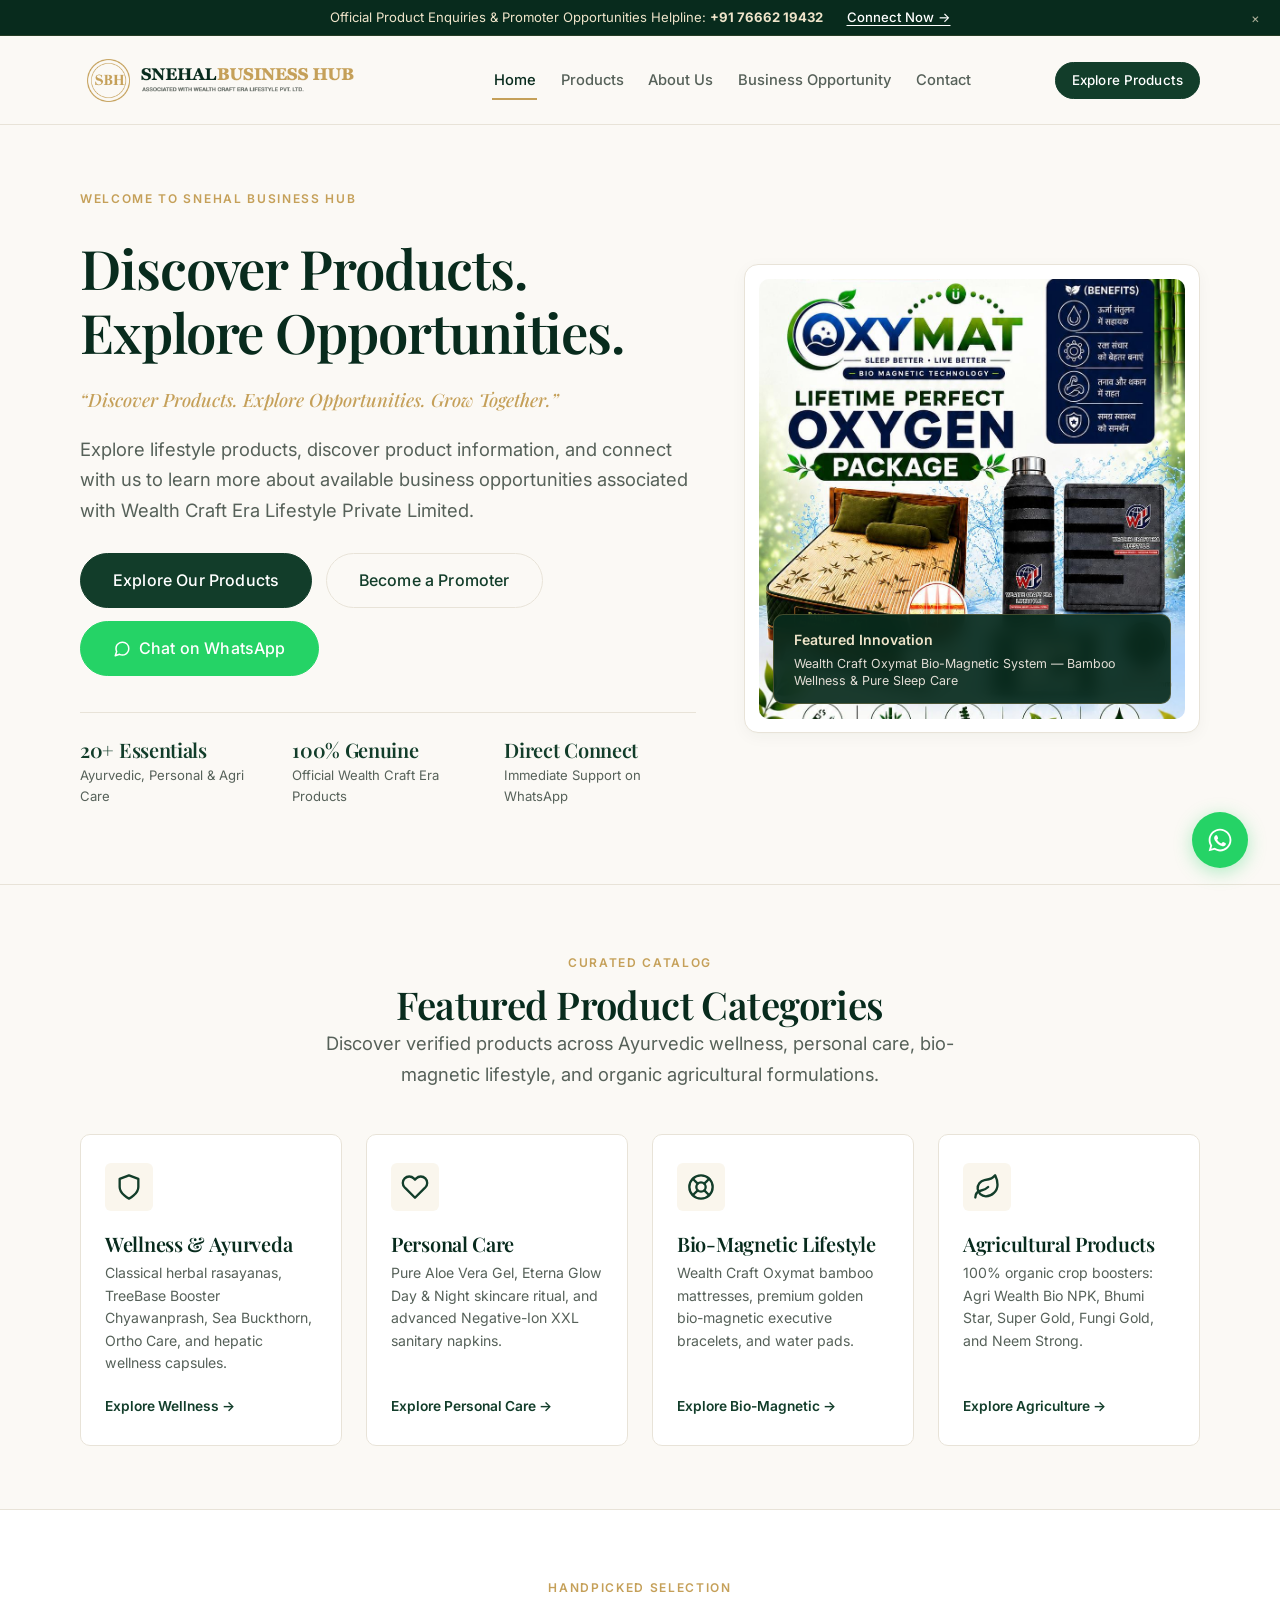
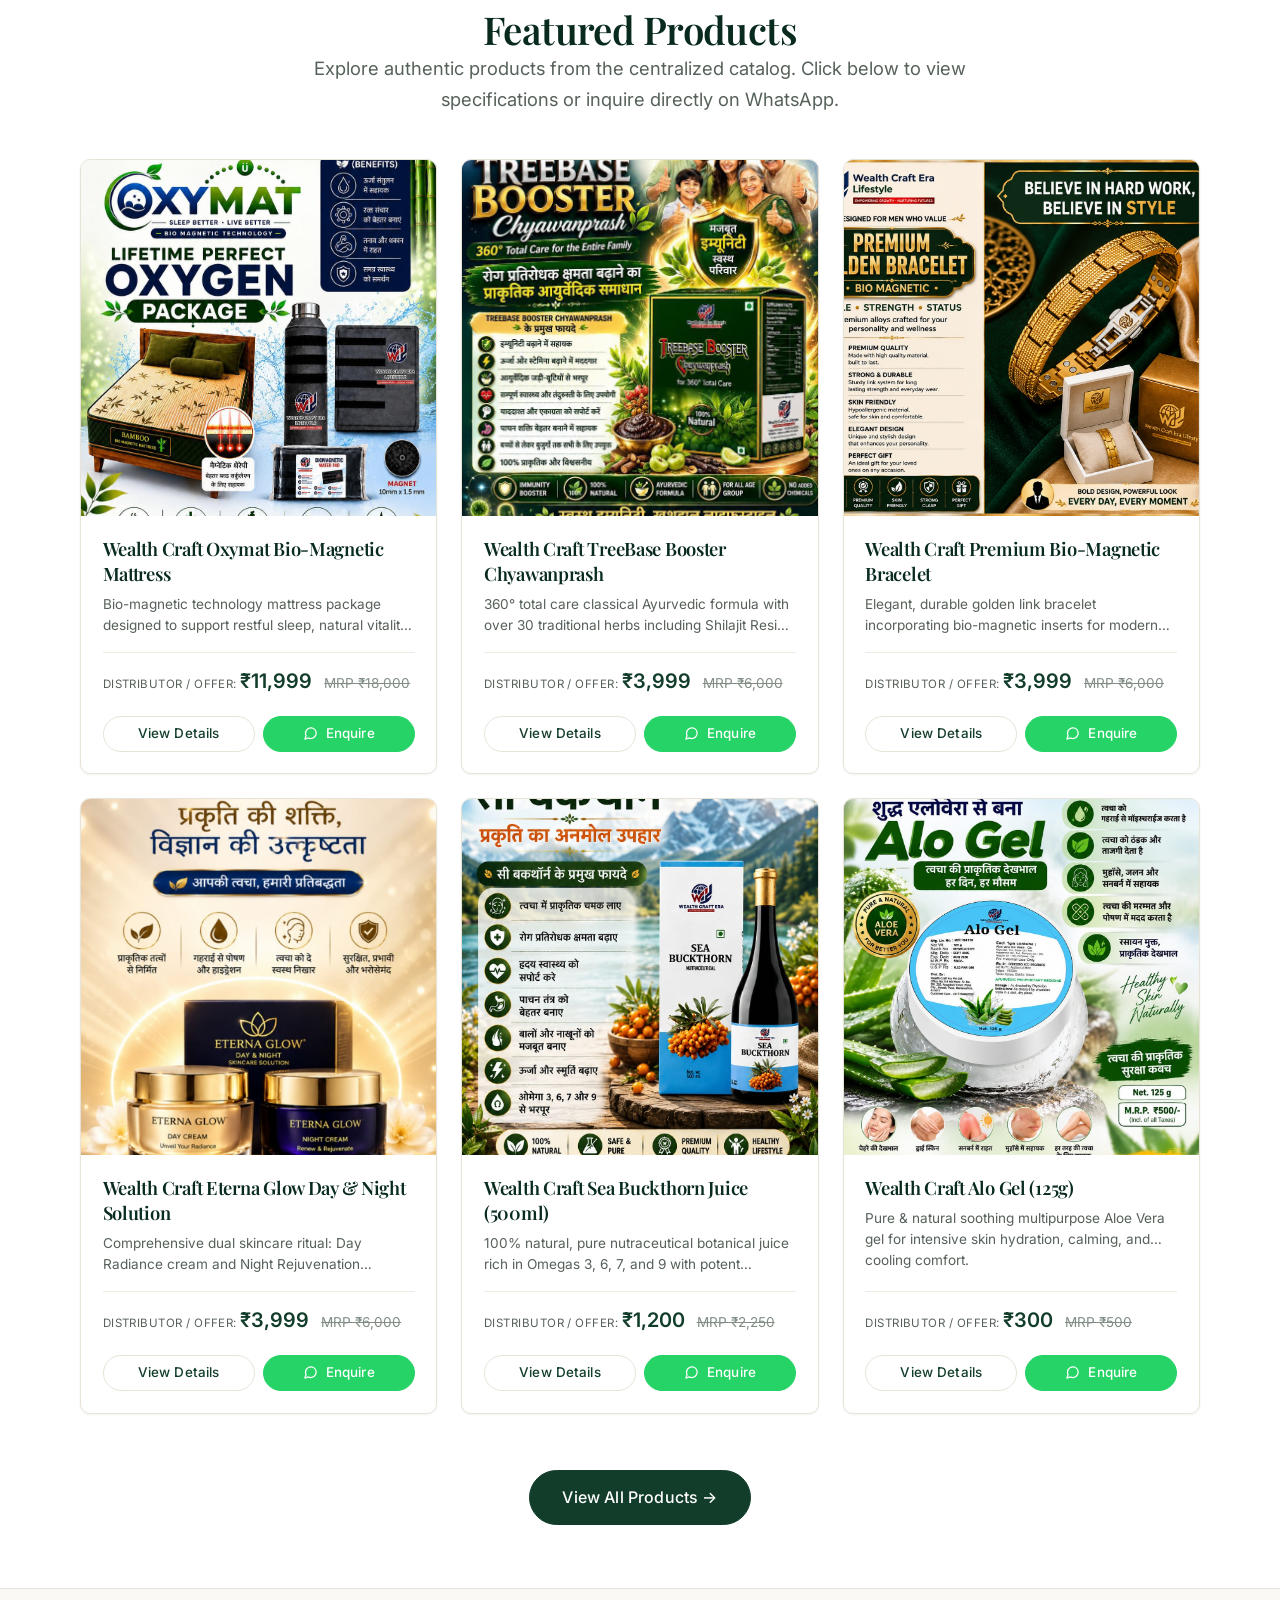
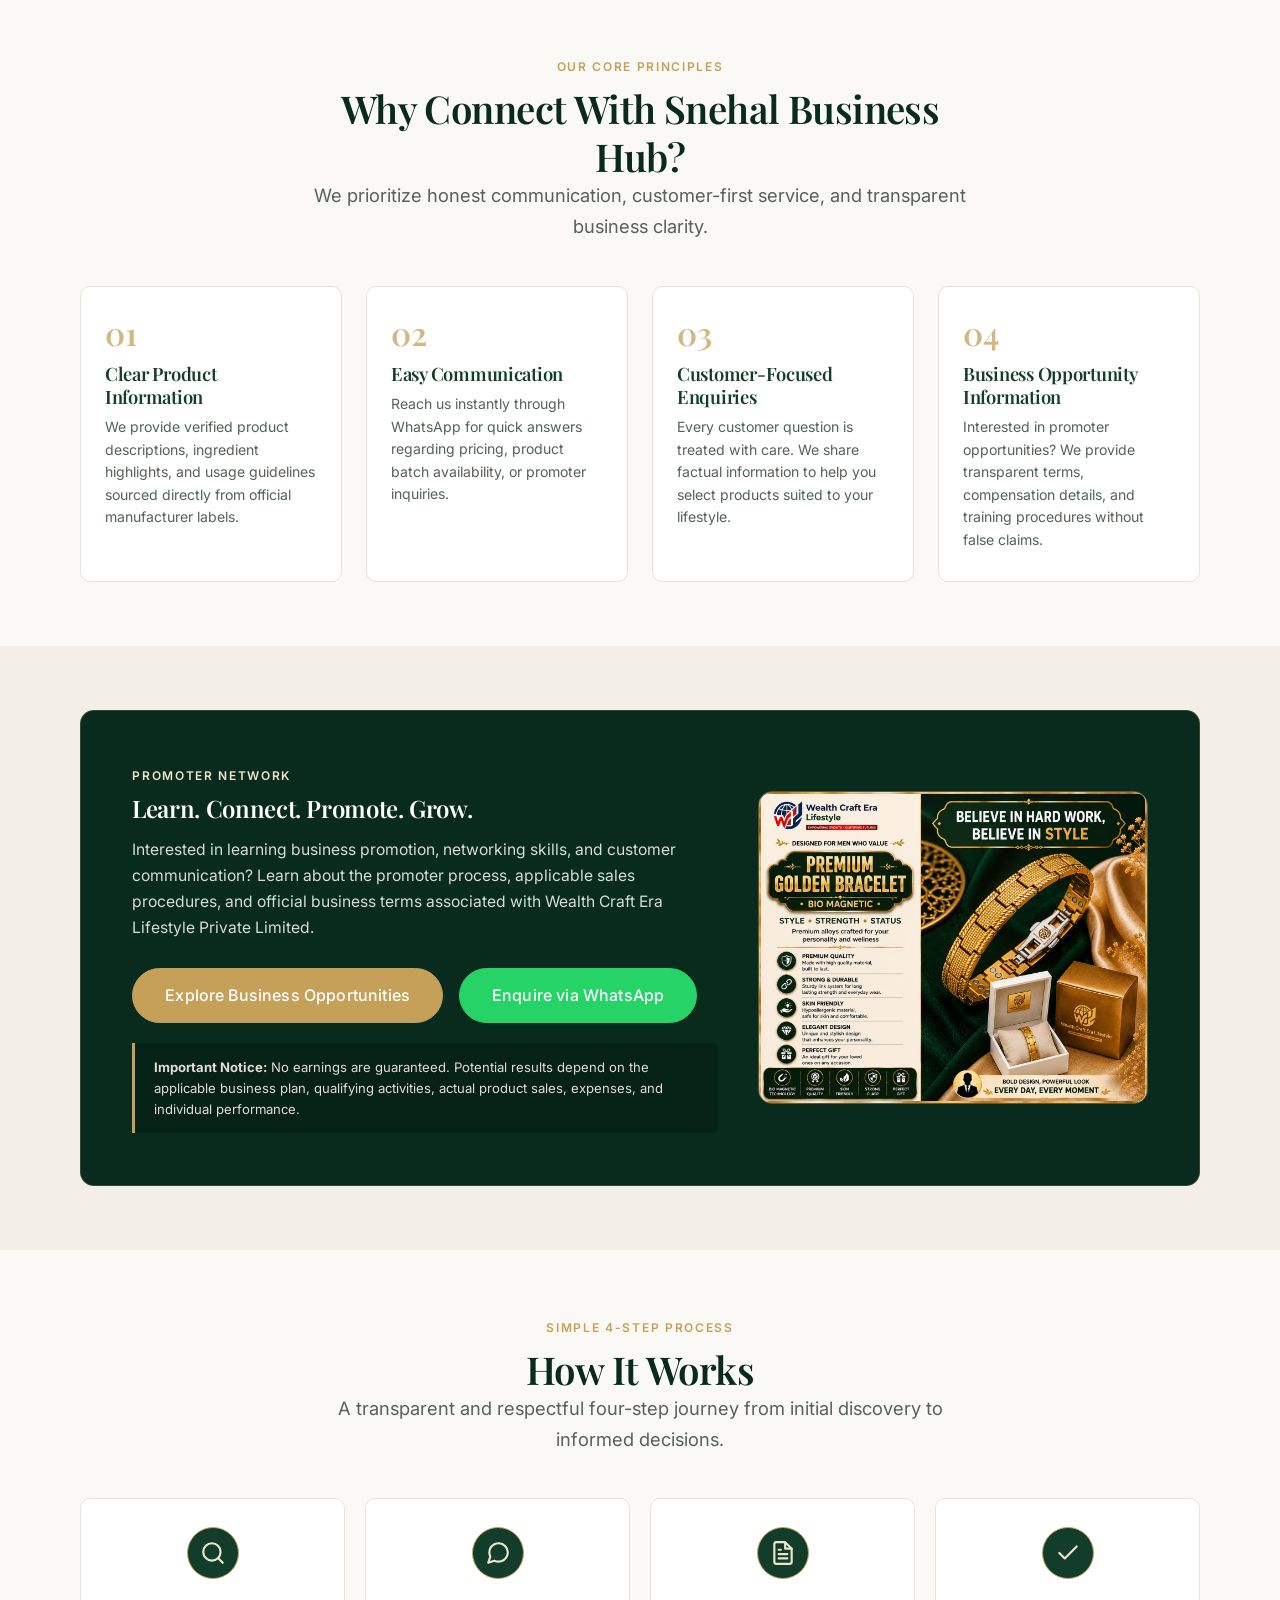
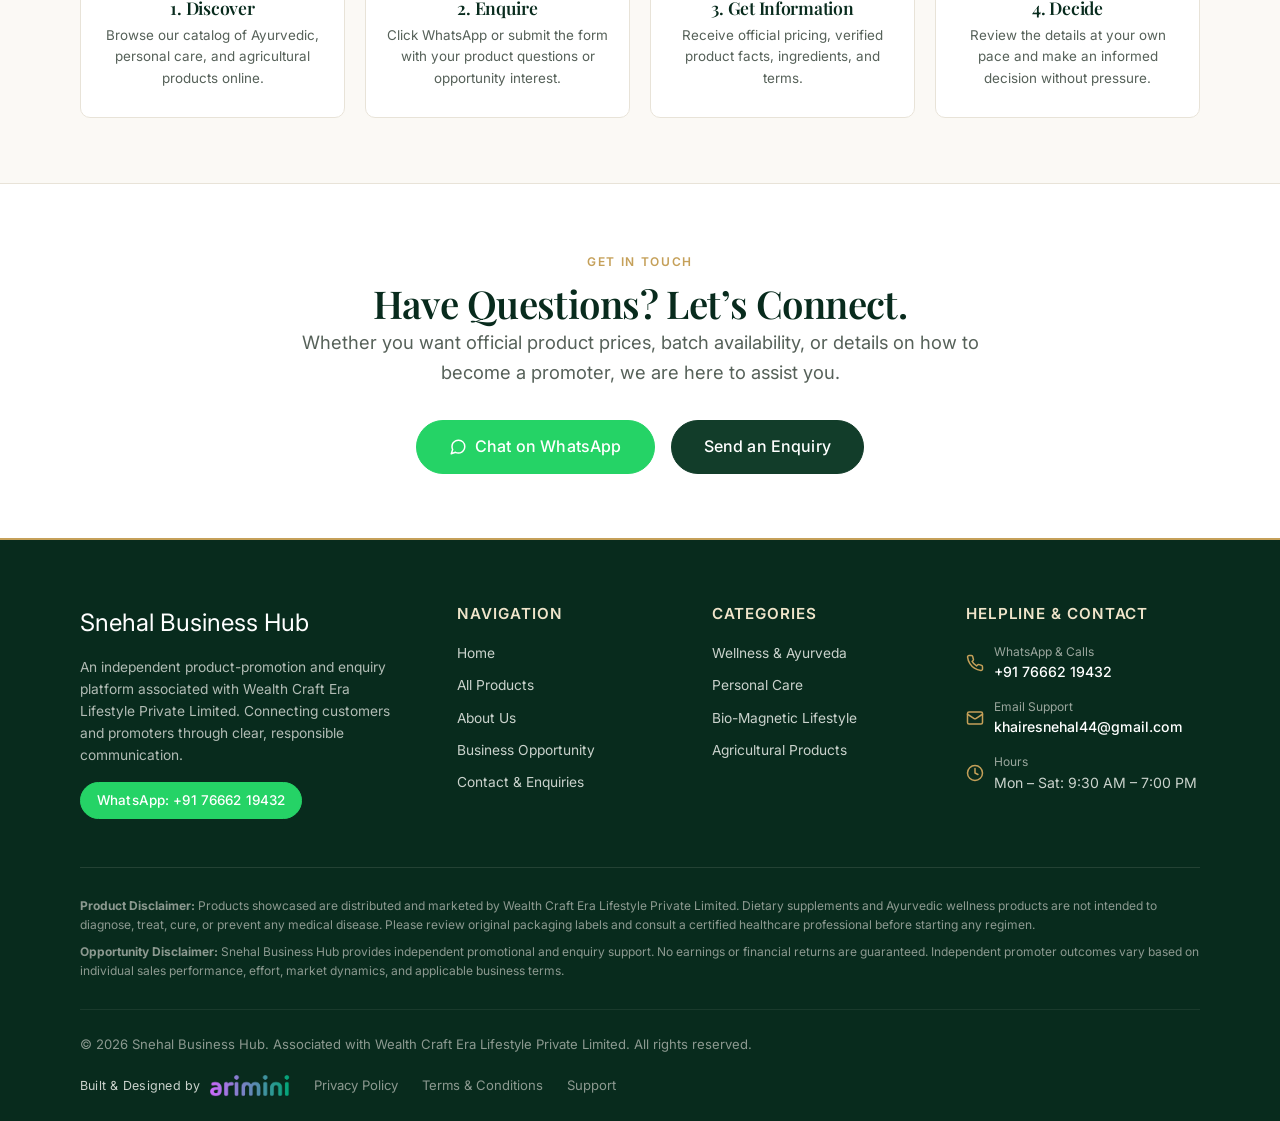
<file: index.html>
<!DOCTYPE html>
<html lang="en">

<head>
  <meta charset="UTF-8" />
  <meta name="viewport" content="width=device-width, initial-scale=1.0" />
  <meta name="theme-color" content="#123D2A" />
  <title>Snehal Business Hub — Discover Products. Explore Opportunities. Grow Together.</title>
  <meta name="description"
    content="Discover lifestyle, Ayurvedic wellness, personal-care, and agricultural products. Explore promoter business opportunities with Snehal Business Hub, associated with Wealth Craft Era Lifestyle Pvt. Ltd." />
  <link rel="canonical" href="https://snehalbusinesshub.example.com/index.html" />

  <!-- Open Graph / Meta -->
  <meta property="og:type" content="website" />
  <meta property="og:title" content="Snehal Business Hub — Discover Products. Explore Opportunities." />
  <meta property="og:description"
    content="Official showcase for lifestyle, Ayurvedic wellness, and agricultural products. Connect via WhatsApp for official details." />
  <meta property="og:image" content="assets/images/logo.png" />

  <!-- Google Fonts & Lucide Icons -->
  <link rel="preconnect" href="https://fonts.googleapis.com" />
  <link rel="preconnect" href="https://fonts.gstatic.com" crossorigin />
  <link
    href="https://fonts.googleapis.com/css2?family=Inter:wght@400;500;600;700&family=Playfair+Display:ital,wght@0,600;0,700;1,500;1,600&display=swap"
    rel="stylesheet" />

  <!-- CSS Stylesheets -->
  <link rel="stylesheet" href="css/style.css" />
  <link rel="stylesheet" href="css/responsive.css" />
  <link rel="stylesheet" href="css/animations.css" />
</head>

<body>

  <!-- Dismissible Announcement Bar -->
  <aside class="announcement-bar" id="announcementBar" aria-label="Announcement">
    <div class="container">
      <span>Official Product Enquiries &amp; Promoter Opportunities Helpline: <strong>+91 76662 19432</strong></span>
      <a href="contact.html" class="announcement-link">Connect Now &rarr;</a>
    </div>
    <button type="button" class="announcement-dismiss" id="dismissAnnouncement"
      aria-label="Dismiss announcement">&times;</button>
  </aside>

  <!-- Sticky Site Navigation -->
  <header class="site-header" role="banner">
    <div class="container nav-wrapper">
      <a href="index.html" class="brand-logo" aria-label="Snehal Business Hub Homepage">
        <img src="assets/images/logo.png" alt="Snehal Business Hub" />
      </a>

      <!-- Desktop Nav -->
      <nav class="desktop-nav" role="navigation" aria-label="Primary Navigation">
        <a href="index.html" class="nav-link active">Home</a>
        <a href="products.html" class="nav-link">Products</a>
        <a href="about.html" class="nav-link">About Us</a>
        <a href="business-opportunity.html" class="nav-link">Business Opportunity</a>
        <a href="contact.html" class="nav-link">Contact</a>
      </nav>

      <!-- Desktop CTA Group -->
      <div class="header-cta-group">
        <a href="products.html" class="btn btn-primary btn-sm">Explore Products</a>
        <button type="button" class="menu-toggle" id="menuToggle" aria-label="Toggle navigation menu"
          aria-expanded="false">
          <span class="hamburger-line"></span>
          <span class="hamburger-line"></span>
          <span class="hamburger-line"></span>
        </button>
      </div>
    </div>
  </header>

  <!-- Mobile Navigation Drawer -->
  <div class="mobile-nav-drawer" id="mobileNavDrawer" role="dialog" aria-modal="true" aria-label="Mobile Navigation">
    <div class="mobile-nav-panel">
      <div class="mobile-nav-header">
        <span class="brand-text-name" style="font-size: 1.15rem;">Menu</span>
        <button type="button" id="closeMobileNav" style="font-size: 1.5rem; color: var(--color-forest);"
          aria-label="Close menu">&times;</button>
      </div>
      <nav class="mobile-nav-links">
        <a href="index.html" class="nav-link active">Home</a>
        <a href="products.html" class="nav-link">Products Catalog</a>
        <a href="about.html" class="nav-link">About Us</a>
        <a href="business-opportunity.html" class="nav-link">Business Opportunity</a>
        <a href="contact.html" class="nav-link">Contact</a>
      </nav>
      <div class="mobile-nav-cta">
        <a href="https://wa.me/917666219432" target="_blank" rel="noopener noreferrer" class="btn btn-whatsapp">
          Chat on WhatsApp
        </a>
        <a href="business-opportunity.html" class="btn btn-secondary">
          Become a Promoter
        </a>
      </div>
    </div>
  </div>

  <main>
    <!-- HERO SECTION -->
    <section class="hero-section">
      <div class="container hero-grid">
        <div class="hero-content reveal-on-scroll">
          <span class="eyebrow">WELCOME TO SNEHAL BUSINESS HUB</span>
          <h1 class="hero-title">Discover Products. Explore Opportunities.</h1>
          <p class="hero-tagline">“Discover Products. Explore Opportunities. Grow Together.”</p>
          <p class="lead-text">
            Explore lifestyle products, discover product information, and connect with us to learn more about available
            business opportunities associated with Wealth Craft Era Lifestyle Private Limited.
          </p>
          <div class="hero-actions">
            <a href="products.html" class="btn btn-primary btn-lg">Explore Our Products</a>
            <a href="business-opportunity.html" class="btn btn-secondary btn-lg">Become a Promoter</a>
            <a href="https://wa.me/917666219432?text=Hello%20Snehal%20Business%20Hub%2C%20I%20would%20like%20to%20connect."
              target="_blank" rel="noopener noreferrer" class="btn btn-whatsapp btn-lg">
              <svg width="18" height="18" viewBox="0 0 24 24" fill="none" stroke="currentColor" stroke-width="2"
                stroke-linecap="round" stroke-linejoin="round">
                <path
                  d="M21 11.5a8.38 8.38 0 0 1-.9 3.8 8.5 8.5 0 0 1-7.6 4.7 8.38 8.38 0 0 1-3.8-.9L3 21l1.9-5.7a8.38 8.38 0 0 1-.9-3.8 8.5 8.5 0 0 1 4.7-7.6 8.38 8.38 0 0 1 3.8-.9h.5a8.48 8.48 0 0 1 8 8v.5z" />
              </svg>
              Chat on WhatsApp
            </a>
          </div>

          <div class="hero-stats-strip">
            <div class="stat-item">
              <h4>20+ Essentials</h4>
              <p>Ayurvedic, Personal &amp; Agri Care</p>
            </div>
            <div class="stat-item">
              <h4>100% Genuine</h4>
              <p>Official Wealth Craft Era Products</p>
            </div>
            <div class="stat-item">
              <h4>Direct Connect</h4>
              <p>Immediate Support on WhatsApp</p>
            </div>
          </div>
        </div>

        <div class="hero-visual reveal-on-scroll delay-1">
          <div class="hero-visual-card">
            <!-- Using actual supplied hero visual -->
            <img src="assets/images/products/WhatsApp Image 2026-10-20 at 12.06.44 (1).jpeg"
              alt="Wealth Craft Oxymat Bio-Magnetic Mattress Package" loading="eager" />
            <div class="hero-badge-floating">
              <div class="badge-title">Featured Innovation</div>
              <div class="badge-sub">Wealth Craft Oxymat Bio-Magnetic System — Bamboo Wellness &amp; Pure Sleep Care
              </div>
            </div>
          </div>
        </div>
      </div>
    </section>

    <!-- FEATURED PRODUCT CATEGORIES -->
    <section class="section-padding">
      <div class="container">
        <div class="section-header reveal-on-scroll">
          <span class="eyebrow">CURATED CATALOG</span>
          <h2 class="section-title">Featured Product Categories</h2>
          <p class="lead-text">
            Discover verified products across Ayurvedic wellness, personal care, bio-magnetic lifestyle, and organic
            agricultural formulations.
          </p>
        </div>

        <div class="category-grid">
          <!-- Wellness & Ayurveda -->
          <article class="category-card reveal-on-scroll">
            <div class="category-icon">
              <svg width="28" height="28" viewBox="0 0 24 24" fill="none" stroke="currentColor" stroke-width="2"
                stroke-linecap="round" stroke-linejoin="round">
                <path d="M12 22s8-4 8-10V5l-8-3-8 3v7c0 6 8 10 8 10z" />
              </svg>
            </div>
            <h3>Wellness &amp; Ayurveda</h3>
            <p>Classical herbal rasayanas, TreeBase Booster Chyawanprash, Sea Buckthorn, Ortho Care, and hepatic
              wellness capsules.</p>
            <a href="products.html?category=wellness" class="category-link">
              Explore Wellness &rarr;
            </a>
          </article>

          <!-- Personal Care -->
          <article class="category-card reveal-on-scroll delay-1">
            <div class="category-icon">
              <svg width="28" height="28" viewBox="0 0 24 24" fill="none" stroke="currentColor" stroke-width="2"
                stroke-linecap="round" stroke-linejoin="round">
                <path
                  d="M20.84 4.61a5.5 5.5 0 0 0-7.78 0L12 5.67l-1.06-1.06a5.5 5.5 0 0 0-7.78 7.78l1.06 1.06L12 21.23l7.78-7.78 1.06-1.06a5.5 5.5 0 0 0 0-7.78z" />
              </svg>
            </div>
            <h3>Personal Care</h3>
            <p>Pure Aloe Vera Gel, Eterna Glow Day &amp; Night skincare ritual, and advanced Negative-Ion XXL sanitary
              napkins.</p>
            <a href="products.html?category=personal-care" class="category-link">
              Explore Personal Care &rarr;
            </a>
          </article>

          <!-- Bio-Magnetic Lifestyle -->
          <article class="category-card reveal-on-scroll delay-2">
            <div class="category-icon">
              <svg width="28" height="28" viewBox="0 0 24 24" fill="none" stroke="currentColor" stroke-width="2"
                stroke-linecap="round" stroke-linejoin="round">
                <circle cx="12" cy="12" r="10" />
                <path d="m4.93 4.93 4.24 4.24" />
                <path d="m14.83 9.17 4.24-4.24" />
                <path d="m14.83 14.83 4.24 4.24" />
                <path d="m9.17 14.83-4.24 4.24" />
                <circle cx="12" cy="12" r="4" />
              </svg>
            </div>
            <h3>Bio-Magnetic Lifestyle</h3>
            <p>Wealth Craft Oxymat bamboo mattresses, premium golden bio-magnetic executive bracelets, and water pads.
            </p>
            <a href="products.html?category=biomagnetic" class="category-link">
              Explore Bio-Magnetic &rarr;
            </a>
          </article>

          <!-- Agricultural Products -->
          <article class="category-card reveal-on-scroll delay-3">
            <div class="category-icon">
              <svg width="28" height="28" viewBox="0 0 24 24" fill="none" stroke="currentColor" stroke-width="2"
                stroke-linecap="round" stroke-linejoin="round">
                <path d="M11 20A7 7 0 0 1 9.8 6.1C15.5 5 17 4.48 19 2c1 2 2 4.18 2 8 0 5.5-4.78 10-10 10Z" />
                <path d="M2 21c0-3 1.85-5.36 5.08-6C9.5 14.52 12 13 13 12" />
              </svg>
            </div>
            <h3>Agricultural Products</h3>
            <p>100% organic crop boosters: Agri Wealth Bio NPK, Bhumi Star, Super Gold, Fungi Gold, and Neem Strong.</p>
            <a href="products.html?category=agriculture" class="category-link">
              Explore Agriculture &rarr;
            </a>
          </article>
        </div>
      </div>
    </section>

    <!-- FEATURED PRODUCTS SHOWCASE -->
    <section class="section-padding"
      style="background-color: #FFFFFF; border-top: 1px solid var(--color-border); border-bottom: 1px solid var(--color-border);">
      <div class="container">
        <div class="section-header reveal-on-scroll">
          <span class="eyebrow">HANDPICKED SELECTION</span>
          <h2 class="section-title">Featured Products</h2>
          <p class="lead-text">
            Explore authentic products from the centralized catalog. Click below to view specifications or inquire
            directly on WhatsApp.
          </p>
        </div>

        <div class="product-grid" id="homeFeaturedGrid">
          <!-- Dynamically populated from js/products.js on load -->
        </div>

        <div style="text-align: center; margin-top: 3.5rem;" class="reveal-on-scroll">
          <a href="products.html" class="btn btn-primary btn-lg">
            View All Products &rarr;
          </a>
        </div>
      </div>
    </section>

    <!-- WHY CONNECT WITH SNEHAL BUSINESS HUB? -->
    <section class="section-padding">
      <div class="container">
        <div class="section-header reveal-on-scroll">
          <span class="eyebrow">OUR CORE PRINCIPLES</span>
          <h2 class="section-title">Why Connect With Snehal Business Hub?</h2>
          <p class="lead-text">
            We prioritize honest communication, customer-first service, and transparent business clarity.
          </p>
        </div>

        <div class="benefits-grid">
          <div class="benefit-card reveal-on-scroll">
            <div class="benefit-number">01</div>
            <h3>Clear Product Information</h3>
            <p>We provide verified product descriptions, ingredient highlights, and usage guidelines sourced directly
              from official manufacturer labels.</p>
          </div>

          <div class="benefit-card reveal-on-scroll delay-1">
            <div class="benefit-number">02</div>
            <h3>Easy Communication</h3>
            <p>Reach us instantly through WhatsApp for quick answers regarding pricing, product batch availability, or
              promoter inquiries.</p>
          </div>

          <div class="benefit-card reveal-on-scroll delay-2">
            <div class="benefit-number">03</div>
            <h3>Customer-Focused Enquiries</h3>
            <p>Every customer question is treated with care. We share factual information to help you select products
              suited to your lifestyle.</p>
          </div>

          <div class="benefit-card reveal-on-scroll delay-3">
            <div class="benefit-number">04</div>
            <h3>Business Opportunity Information</h3>
            <p>Interested in promoter opportunities? We provide transparent terms, compensation details, and training
              procedures without false claims.</p>
          </div>
        </div>
      </div>
    </section>

    <!-- BUSINESS OPPORTUNITY SECTION -->
    <section class="section-padding" style="background-color: var(--color-ivory-warm);">
      <div class="container">
        <div class="opportunity-banner reveal-on-scroll">
          <div class="opportunity-grid">
            <div>
              <span class="eyebrow" style="color: var(--color-gold-soft);">PROMOTER NETWORK</span>
              <h2>Learn. Connect. Promote. Grow.</h2>
              <p>
                Interested in learning business promotion, networking skills, and customer communication? Learn about
                the promoter process, applicable sales procedures, and official business terms associated with Wealth
                Craft Era Lifestyle Private Limited.
              </p>
              <div style="display: flex; flex-wrap: wrap; gap: 1rem;">
                <a href="business-opportunity.html" class="btn btn-gold btn-lg">
                  Explore Business Opportunities
                </a>
                <a href="https://wa.me/917666219432?text=Hello%20Snehal%20Business%20Hub%2C%20I%20am%20interested%20in%20learning%20more%20about%20the%20Promoter%20Business%20Opportunity."
                  target="_blank" rel="noopener noreferrer" class="btn btn-whatsapp btn-lg">
                  Enquire via WhatsApp
                </a>
              </div>
              <div class="opportunity-disclaimer-box">
                <strong>Important Notice:</strong> No earnings are guaranteed. Potential results depend on the
                applicable business plan, qualifying activities, actual product sales, expenses, and individual
                performance.
              </div>
            </div>

            <div style="text-align: center;">
              <img src="assets/images/products/WhatsApp Image 2026-10-20 at 12.06.45 (1).jpeg"
                alt="Snehal Business Hub Opportunity"
                style="border-radius: var(--radius-lg); border: 1px solid rgba(201, 164, 92, 0.4); max-height: 380px; margin: 0 auto;" />
            </div>
          </div>
        </div>
      </div>
    </section>

    <!-- HOW IT WORKS (4 STEPS) -->
    <section class="section-padding">
      <div class="container">
        <div class="section-header reveal-on-scroll">
          <span class="eyebrow">SIMPLE 4-STEP PROCESS</span>
          <h2 class="section-title">How It Works</h2>
          <p class="lead-text">
            A transparent and respectful four-step journey from initial discovery to informed decisions.
          </p>
        </div>

        <div class="steps-container">
          <div class="step-card reveal-on-scroll">
            <div class="step-icon-wrap">
              <svg width="26" height="26" viewBox="0 0 24 24" fill="none" stroke="currentColor" stroke-width="2"
                stroke-linecap="round" stroke-linejoin="round">
                <circle cx="11" cy="11" r="8"></circle>
                <line x1="21" y1="21" x2="16.65" y2="16.65"></line>
              </svg>
            </div>
            <h4>1. Discover</h4>
            <p>Browse our catalog of Ayurvedic, personal care, and agricultural products online.</p>
          </div>

          <div class="step-card reveal-on-scroll delay-1">
            <div class="step-icon-wrap">
              <svg width="26" height="26" viewBox="0 0 24 24" fill="none" stroke="currentColor" stroke-width="2"
                stroke-linecap="round" stroke-linejoin="round">
                <path
                  d="M21 11.5a8.38 8.38 0 0 1-.9 3.8 8.5 8.5 0 0 1-7.6 4.7 8.38 8.38 0 0 1-3.8-.9L3 21l1.9-5.7a8.38 8.38 0 0 1-.9-3.8 8.5 8.5 0 0 1 4.7-7.6 8.38 8.38 0 0 1 3.8-.9h.5a8.48 8.48 0 0 1 8 8v.5z" />
              </svg>
            </div>
            <h4>2. Enquire</h4>
            <p>Click WhatsApp or submit the form with your product questions or opportunity interest.</p>
          </div>

          <div class="step-card reveal-on-scroll delay-2">
            <div class="step-icon-wrap">
              <svg width="26" height="26" viewBox="0 0 24 24" fill="none" stroke="currentColor" stroke-width="2"
                stroke-linecap="round" stroke-linejoin="round">
                <path d="M14 2H6a2 2 0 0 0-2 2v16a2 2 0 0 0 2 2h12a2 2 0 0 0 2-2V8z"></path>
                <polyline points="14 2 14 8 20 8"></polyline>
                <line x1="16" y1="13" x2="8" y2="13"></line>
                <line x1="16" y1="17" x2="8" y2="17"></line>
                <polyline points="10 9 9 9 8 9"></polyline>
              </svg>
            </div>
            <h4>3. Get Information</h4>
            <p>Receive official pricing, verified product facts, ingredients, and terms.</p>
          </div>

          <div class="step-card reveal-on-scroll delay-3">
            <div class="step-icon-wrap">
              <svg width="26" height="26" viewBox="0 0 24 24" fill="none" stroke="currentColor" stroke-width="2"
                stroke-linecap="round" stroke-linejoin="round">
                <polyline points="20 6 9 17 4 12"></polyline>
              </svg>
            </div>
            <h4>4. Decide</h4>
            <p>Review the details at your own pace and make an informed decision without pressure.</p>
          </div>
        </div>
      </div>
    </section>

    <!-- CONTACT CTA SECTION -->
    <section class="section-padding" style="background-color: #FFFFFF; border-top: 1px solid var(--color-border);">
      <div class="container" style="text-align: center; max-width: 800px;">
        <span class="eyebrow">GET IN TOUCH</span>
        <h2 class="section-title">Have Questions? Let’s Connect.</h2>
        <p class="lead-text" style="margin-bottom: 2rem;">
          Whether you want official product prices, batch availability, or details on how to become a promoter, we are
          here to assist you.
        </p>
        <div style="display: flex; flex-wrap: wrap; justify-content: center; gap: 1rem;">
          <a href="https://wa.me/917666219432" target="_blank" rel="noopener noreferrer"
            class="btn btn-whatsapp btn-lg">
            <svg width="18" height="18" viewBox="0 0 24 24" fill="none" stroke="currentColor" stroke-width="2"
              stroke-linecap="round" stroke-linejoin="round">
              <path
                d="M21 11.5a8.38 8.38 0 0 1-.9 3.8 8.5 8.5 0 0 1-7.6 4.7 8.38 8.38 0 0 1-3.8-.9L3 21l1.9-5.7a8.38 8.38 0 0 1-.9-3.8 8.5 8.5 0 0 1 4.7-7.6 8.38 8.38 0 0 1 3.8-.9h.5a8.48 8.48 0 0 1 8 8v.5z" />
            </svg>
            Chat on WhatsApp
          </a>
          <a href="contact.html" class="btn btn-primary btn-lg">
            Send an Enquiry
          </a>
        </div>
      </div>
    </section>
  </main>

  <!-- SITE FOOTER -->
  <footer class="site-footer" role="contentinfo">
    <div class="container">
      <div class="footer-top-grid">
        <div class="footer-brand">
          <div class="brand-text-name" style="color: #FFFFFF; font-size: 1.5rem;">Snehal Business Hub</div>
          <p>
            An independent product-promotion and enquiry platform associated with Wealth Craft Era Lifestyle Private
            Limited. Connecting customers and promoters through clear, responsible communication.
          </p>
          <div style="margin-top: 1rem;">
            <a href="https://wa.me/917666219432" target="_blank" rel="noopener noreferrer"
              class="btn btn-whatsapp btn-sm">
              WhatsApp: +91 76662 19432
            </a>
          </div>
        </div>

        <div class="footer-column">
          <h4>Navigation</h4>
          <div class="footer-links">
            <a href="index.html">Home</a>
            <a href="products.html">All Products</a>
            <a href="about.html">About Us</a>
            <a href="business-opportunity.html">Business Opportunity</a>
            <a href="contact.html">Contact &amp; Enquiries</a>
          </div>
        </div>

        <div class="footer-column">
          <h4>Categories</h4>
          <div class="footer-links">
            <a href="products.html?category=wellness">Wellness &amp; Ayurveda</a>
            <a href="products.html?category=personal-care">Personal Care</a>
            <a href="products.html?category=biomagnetic">Bio-Magnetic Lifestyle</a>
            <a href="products.html?category=agriculture">Agricultural Products</a>
          </div>
        </div>

        <div class="footer-column">
          <h4>Helpline &amp; Contact</h4>
          <div class="footer-contact-item">
            <svg width="18" height="18" viewBox="0 0 24 24" fill="none" stroke="var(--color-gold)" stroke-width="2"
              stroke-linecap="round" stroke-linejoin="round">
              <path
                d="M22 16.92v3a2 2 0 0 1-2.18 2 19.79 19.79 0 0 1-8.63-3.07 19.5 19.5 0 0 1-6-6 19.79 19.79 0 0 1-3.07-8.67A2 2 0 0 1 4.11 2h3a2 2 0 0 1 2 1.72 12.84 12.84 0 0 0 .7 2.81 2 2 0 0 1-.45 2.11L8.09 9.91a16 16 0 0 0 6 6l1.27-1.27a2 2 0 0 1 2.11-.45 12.84 12.84 0 0 0 2.81.7A2 2 0 0 1 22 16.92z" />
            </svg>
            <div>
              <div style="font-size: 0.75rem; color: #9AA69D;">WhatsApp &amp; Calls</div>
              <a href="https://wa.me/917666219432" target="_blank" rel="noopener noreferrer">+91 76662 19432</a>
            </div>
          </div>
          <div class="footer-contact-item">
            <svg width="18" height="18" viewBox="0 0 24 24" fill="none" stroke="var(--color-gold)" stroke-width="2"
              stroke-linecap="round" stroke-linejoin="round">
              <rect width="20" height="16" x="2" y="4" rx="2" />
              <path d="m22 7-8.97 5.7a1.94 1.94 0 0 1-2.06 0L2 7" />
            </svg>
            <div>
              <div style="font-size: 0.75rem; color: #9AA69D;">Email Support</div>
              <a href="mailto:khairesnehal44@gmail.com" style="word-break: break-all;">khairesnehal44@gmail.com</a>
            </div>
          </div>
          <div class="footer-contact-item">
            <svg width="18" height="18" viewBox="0 0 24 24" fill="none" stroke="var(--color-gold)" stroke-width="2"
              stroke-linecap="round" stroke-linejoin="round">
              <circle cx="12" cy="12" r="10"></circle>
              <polyline points="12 6 12 12 16 14"></polyline>
            </svg>
            <div>
              <div style="font-size: 0.75rem; color: #9AA69D;">Hours</div>
              <span>Mon – Sat: 9:30 AM – 7:00 PM</span>
            </div>
          </div>
        </div>
      </div>

      <!-- Legal Disclaimers -->
      <div class="footer-disclaimer-wrap">
        <p style="margin-bottom: 0.5rem;">
          <strong>Product Disclaimer:</strong> Products showcased are distributed and marketed by Wealth Craft Era
          Lifestyle Private Limited. Dietary supplements and Ayurvedic wellness products are not intended to diagnose,
          treat, cure, or prevent any medical disease. Please review original packaging labels and consult a certified
          healthcare professional before starting any regimen.
        </p>
        <p>
          <strong>Opportunity Disclaimer:</strong> Snehal Business Hub provides independent promotional and enquiry
          support. No earnings or financial returns are guaranteed. Independent promoter outcomes vary based on
          individual sales performance, effort, market dynamics, and applicable business terms.
        </p>
      </div>

      <div class="footer-bottom">
        <div>&copy; <span id="currentYear"></span> Snehal Business Hub. Associated with Wealth Craft Era Lifestyle
          Private Limited. All rights reserved.</div>
        <div style="display: flex; align-items: center; gap: 1.5rem; flex-wrap: wrap;">
          <a href="https://www.arimini.in" target="_blank" rel="noopener noreferrer" class="footer-credit-arimini"
            title="Built & Designed by Arimini">
            <span class="credit-label">Built &amp; Designed by</span>
            <img src="assets/images/arimini.png" alt="Arimini" class="arimini-logo-img"
              onerror="this.onerror=null; this.src='https://www.arimini.in/arimini.png';" />
          </a>
          <a href="privacy-policy.html">Privacy Policy</a>
          <a href="terms-and-conditions.html">Terms &amp; Conditions</a>
          <a href="contact.html">Support</a>
        </div>
      </div>
    </div>
  </footer>

  <!-- Floating WhatsApp Quick Action Button -->
  <a href="https://wa.me/917666219432" target="_blank" rel="noopener noreferrer"
    class="floating-whatsapp-btn pulse-whatsapp" aria-label="Chat with Snehal Business Hub on WhatsApp">
    <span class="floating-whatsapp-tooltip">Chat with us on WhatsApp</span>
    <img src="assets/icons/whatsapp-official.svg" alt="WhatsApp" width="34" height="34" />
  </a>

  <!-- Back to Top Button -->
  <button type="button" class="back-to-top" id="backToTop" aria-label="Back to top">
    <svg width="20" height="20" viewBox="0 0 24 24" fill="none" stroke="currentColor" stroke-width="2"
      stroke-linecap="round" stroke-linejoin="round">
      <line x1="12" y1="19" x2="12" y2="5"></line>
      <polyline points="5 12 12 5 19 12"></polyline>
    </svg>
  </button>

  <!-- Scripts -->
  <script src="js/products.js"></script>
  <script src="js/catalog-controller.js"></script>
  <script src="js/main.js"></script>
  <script>
    // Populate Featured Products on Home Page
    document.addEventListener("DOMContentLoaded", () => {
      const homeGrid = document.getElementById("homeFeaturedGrid");
      if (homeGrid && window.productsCatalog) {
        const featured = window.productsCatalog.getFeatured(6);
        homeGrid.innerHTML = featured.map(p => renderProductCardHtml(p)).join("");
      }
    });
  </script>
</body>

</html>
</file>
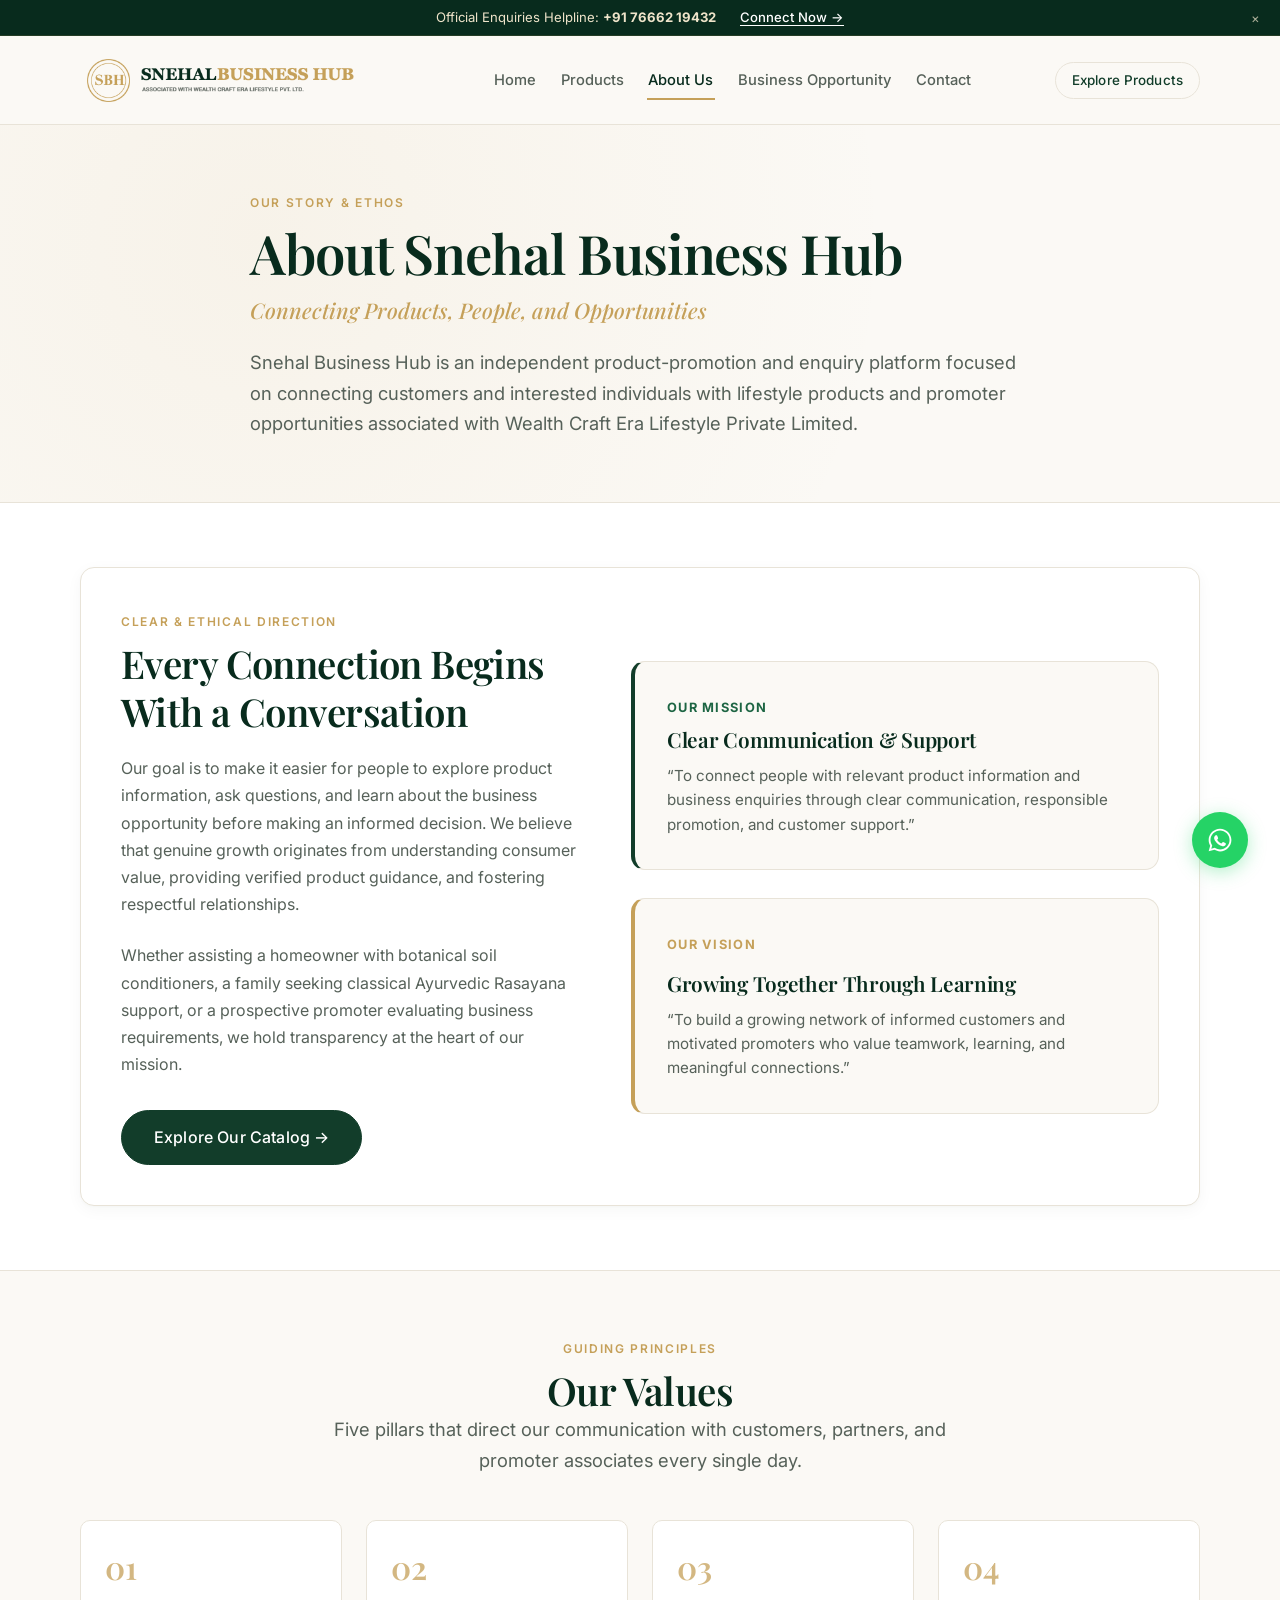
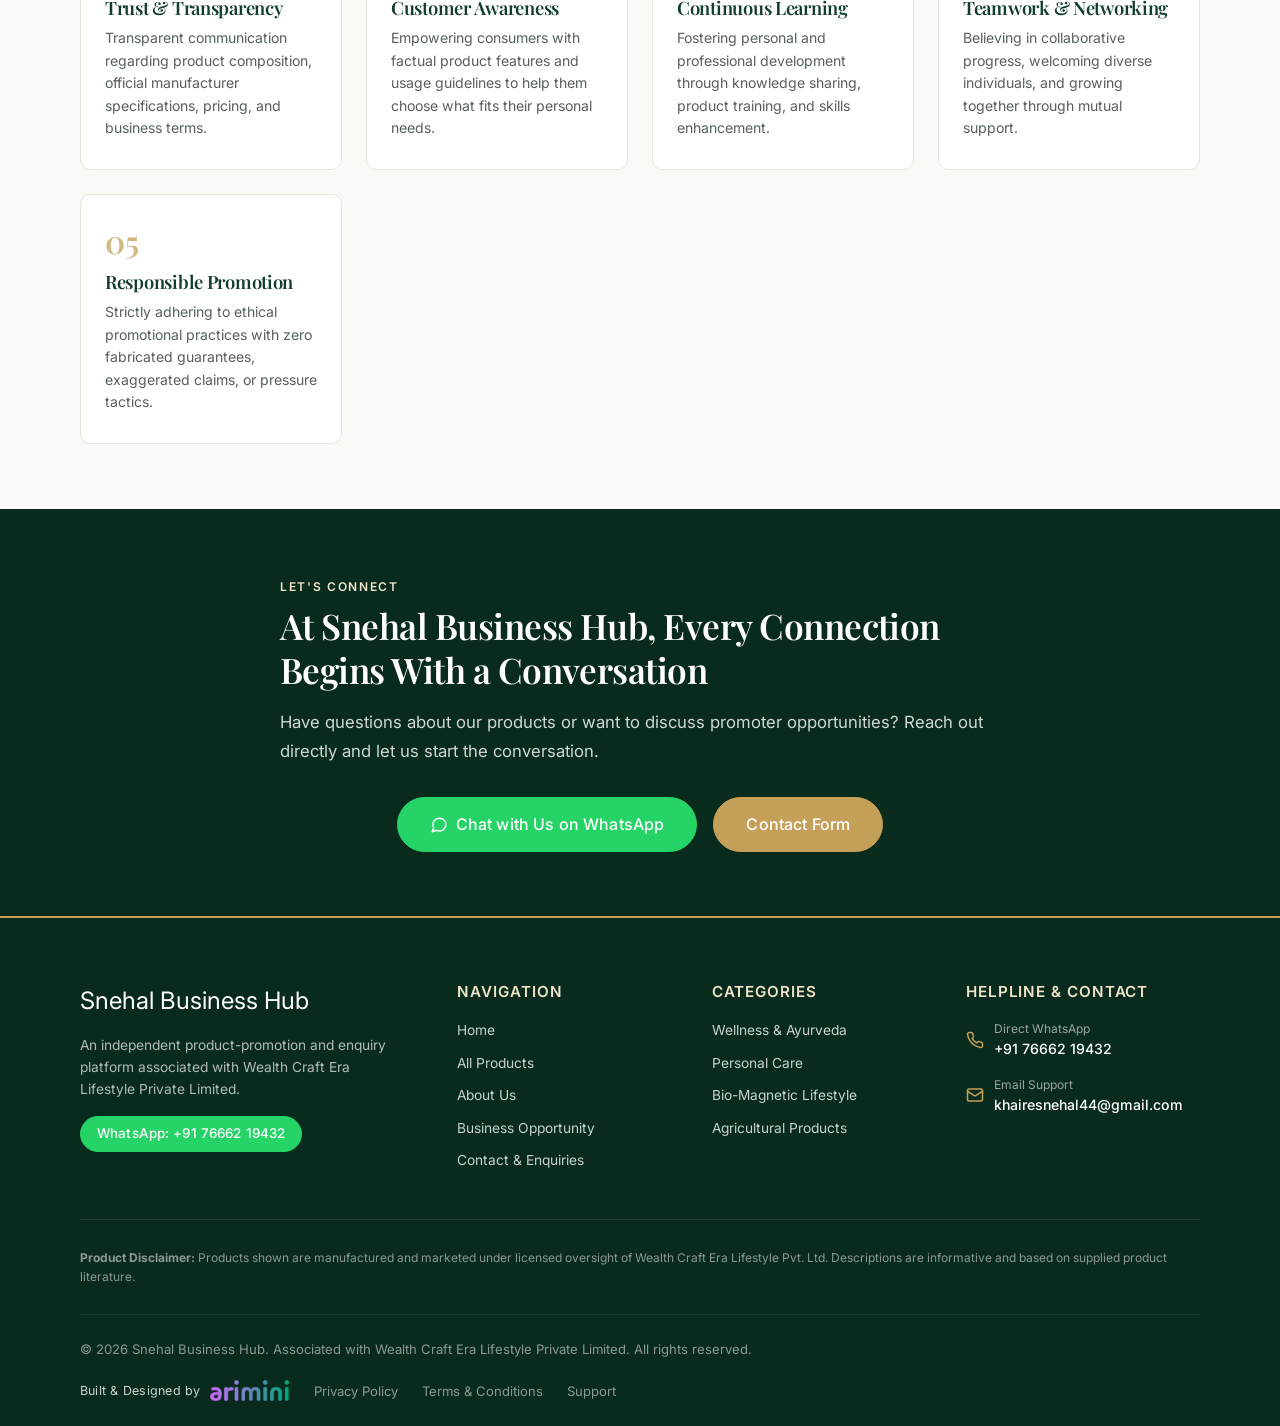
<file: about.html>
<!DOCTYPE html>
<html lang="en">
<head>
  <meta charset="UTF-8" />
  <meta name="viewport" content="width=device-width, initial-scale=1.0" />
  <meta name="theme-color" content="#123D2A" />
  <title>About Us — Snehal Business Hub</title>
  <meta name="description" content="Connecting products, people, and opportunities. Snehal Business Hub is an independent product-promotion and enquiry platform associated with Wealth Craft Era Lifestyle Private Limited." />
  <link rel="canonical" href="https://snehalbusinesshub.example.com/about.html" />

  <!-- Open Graph -->
  <meta property="og:type" content="website" />
  <meta property="og:title" content="About Snehal Business Hub" />
  <meta property="og:description" content="Mission, vision, and core values of Snehal Business Hub." />
  <meta property="og:image" content="assets/images/logo.png" />

  <!-- Google Fonts -->
  <link rel="preconnect" href="https://fonts.googleapis.com" />
  <link rel="preconnect" href="https://fonts.gstatic.com" crossorigin />
  <link href="https://fonts.googleapis.com/css2?family=Inter:wght@400;500;600;700&family=Playfair+Display:ital,wght@0,600;0,700;1,500;1,600&display=swap" rel="stylesheet" />

  <!-- CSS Stylesheets -->
  <link rel="stylesheet" href="css/style.css" />
  <link rel="stylesheet" href="css/responsive.css" />
  <link rel="stylesheet" href="css/animations.css" />
</head>
<body>

  <!-- Announcement Bar -->
  <aside class="announcement-bar" id="announcementBar" aria-label="Announcement">
    <div class="container">
      <span>Official Enquiries Helpline: <strong>+91 76662 19432</strong></span>
      <a href="contact.html" class="announcement-link">Connect Now &rarr;</a>
    </div>
    <button type="button" class="announcement-dismiss" id="dismissAnnouncement" aria-label="Dismiss announcement">&times;</button>
  </aside>

  <!-- Sticky Site Navigation -->
  <header class="site-header" role="banner">
    <div class="container nav-wrapper">
      <a href="index.html" class="brand-logo" aria-label="Snehal Business Hub Homepage">
        <img src="assets/images/logo.png" alt="Snehal Business Hub" />
      </a>

      <!-- Desktop Nav -->
      <nav class="desktop-nav" role="navigation" aria-label="Primary Navigation">
        <a href="index.html" class="nav-link">Home</a>
        <a href="products.html" class="nav-link">Products</a>
        <a href="about.html" class="nav-link active">About Us</a>
        <a href="business-opportunity.html" class="nav-link">Business Opportunity</a>
        <a href="contact.html" class="nav-link">Contact</a>
      </nav>

      <!-- Desktop CTA -->
      <div class="header-cta-group">
        <a href="products.html" class="btn btn-secondary btn-sm">Explore Products</a>
        <button type="button" class="menu-toggle" id="menuToggle" aria-label="Toggle navigation menu" aria-expanded="false">
          <span class="hamburger-line"></span>
          <span class="hamburger-line"></span>
          <span class="hamburger-line"></span>
        </button>
      </div>
    </div>
  </header>

  <!-- Mobile Drawer -->
  <div class="mobile-nav-drawer" id="mobileNavDrawer" role="dialog" aria-modal="true" aria-label="Mobile Navigation">
    <div class="mobile-nav-panel">
      <div class="mobile-nav-header">
        <span class="brand-text-name" style="font-size: 1.15rem;">Menu</span>
        <button type="button" id="closeMobileNav" style="font-size: 1.5rem; color: var(--color-forest);" aria-label="Close menu">&times;</button>
      </div>
      <nav class="mobile-nav-links">
        <a href="index.html" class="nav-link">Home</a>
        <a href="products.html" class="nav-link">Products Catalog</a>
        <a href="about.html" class="nav-link active">About Us</a>
        <a href="business-opportunity.html" class="nav-link">Business Opportunity</a>
        <a href="contact.html" class="nav-link">Contact</a>
      </nav>
      <div class="mobile-nav-cta">
        <a href="https://wa.me/917666219432" target="_blank" rel="noopener noreferrer" class="btn btn-whatsapp">
          Chat on WhatsApp
        </a>
      </div>
    </div>
  </div>

  <main>
    <!-- About Hero -->
    <section class="section-padding" style="background: radial-gradient(circle at 20% 30%, rgba(201, 164, 92, 0.08) 0%, transparent 60%), var(--color-ivory);">
      <div class="container text-center" style="max-width: 860px;">
        <span class="eyebrow">OUR STORY &amp; ETHOS</span>
        <h1 class="hero-title">About Snehal Business Hub</h1>
        <p class="hero-tagline" style="margin-top: 0.5rem; font-size: 1.35rem;">Connecting Products, People, and Opportunities</p>
        <p class="lead-text" style="margin-top: 1.25rem;">
          Snehal Business Hub is an independent product-promotion and enquiry platform focused on connecting customers and interested individuals with lifestyle products and promoter opportunities associated with Wealth Craft Era Lifestyle Private Limited.
        </p>
      </div>
    </section>

    <!-- Narrative & Mission / Vision Grid -->
    <section class="section-padding" style="background-color: #FFFFFF; border-top: 1px solid var(--color-border); border-bottom: 1px solid var(--color-border);">
      <div class="container">
        <div class="details-grid" style="align-items: center; margin-bottom: 0;">
          <div class="reveal-on-scroll">
            <span class="eyebrow">CLEAR &amp; ETHICAL DIRECTION</span>
            <h2 class="section-title" style="margin-bottom: 1.25rem;">Every Connection Begins With a Conversation</h2>
            <p style="color: var(--color-text-secondary); line-height: 1.7; margin-bottom: 1.5rem; font-size: 1rem;">
              Our goal is to make it easier for people to explore product information, ask questions, and learn about the business opportunity before making an informed decision. We believe that genuine growth originates from understanding consumer value, providing verified product guidance, and fostering respectful relationships.
            </p>
            <p style="color: var(--color-text-secondary); line-height: 1.7; margin-bottom: 2rem; font-size: 1rem;">
              Whether assisting a homeowner with botanical soil conditioners, a family seeking classical Ayurvedic Rasayana support, or a prospective promoter evaluating business requirements, we hold transparency at the heart of our mission.
            </p>
            <a href="products.html" class="btn btn-primary btn-lg">Explore Our Catalog &rarr;</a>
          </div>

          <div class="reveal-on-scroll delay-1">
            <div style="display: flex; flex-direction: column; gap: 1.75rem;">
              <!-- Mission Card -->
              <div style="background: var(--color-ivory); border: 1px solid var(--color-border); border-radius: var(--radius-lg); padding: 2rem; border-left: 4px solid var(--color-forest);">
                <span class="eyebrow-emerald" style="font-weight: 700; letter-spacing: 0.1em; font-size: 0.8rem;">OUR MISSION</span>
                <h3 style="font-size: 1.3rem; margin: 0.4rem 0 0.75rem; color: var(--color-forest-deep);">Clear Communication &amp; Support</h3>
                <p style="color: var(--color-text-secondary); line-height: 1.6; font-size: 0.95rem;">
                  “To connect people with relevant product information and business enquiries through clear communication, responsible promotion, and customer support.”
                </p>
              </div>

              <!-- Vision Card -->
              <div style="background: var(--color-ivory); border: 1px solid var(--color-border); border-radius: var(--radius-lg); padding: 2rem; border-left: 4px solid var(--color-gold);">
                <span class="eyebrow" style="font-weight: 700; letter-spacing: 0.1em; font-size: 0.8rem;">OUR VISION</span>
                <h3 style="font-size: 1.3rem; margin: 0.4rem 0 0.75rem; color: var(--color-forest-deep);">Growing Together Through Learning</h3>
                <p style="color: var(--color-text-secondary); line-height: 1.6; font-size: 0.95rem;">
                  “To build a growing network of informed customers and motivated promoters who value teamwork, learning, and meaningful connections.”
                </p>
              </div>
            </div>
          </div>
        </div>
      </div>
    </section>

    <!-- CORE VALUES (5 PILLARS) -->
    <section class="section-padding">
      <div class="container">
        <div class="section-header reveal-on-scroll">
          <span class="eyebrow">GUIDING PRINCIPLES</span>
          <h2 class="section-title">Our Values</h2>
          <p class="lead-text">
            Five pillars that direct our communication with customers, partners, and promoter associates every single day.
          </p>
        </div>

        <div class="benefits-grid" style="grid-template-columns: repeat(auto-fit, minmax(220px, 1fr));">
          <div class="benefit-card reveal-on-scroll">
            <div class="benefit-number">01</div>
            <h3>Trust &amp; Transparency</h3>
            <p>Transparent communication regarding product composition, official manufacturer specifications, pricing, and business terms.</p>
          </div>

          <div class="benefit-card reveal-on-scroll delay-1">
            <div class="benefit-number">02</div>
            <h3>Customer Awareness</h3>
            <p>Empowering consumers with factual product features and usage guidelines to help them choose what fits their personal needs.</p>
          </div>

          <div class="benefit-card reveal-on-scroll delay-2">
            <div class="benefit-number">03</div>
            <h3>Continuous Learning</h3>
            <p>Fostering personal and professional development through knowledge sharing, product training, and skills enhancement.</p>
          </div>

          <div class="benefit-card reveal-on-scroll delay-3">
            <div class="benefit-number">04</div>
            <h3>Teamwork &amp; Networking</h3>
            <p>Believing in collaborative progress, welcoming diverse individuals, and growing together through mutual support.</p>
          </div>

          <div class="benefit-card reveal-on-scroll delay-4">
            <div class="benefit-number">05</div>
            <h3>Responsible Promotion</h3>
            <p>Strictly adhering to ethical promotional practices with zero fabricated guarantees, exaggerated claims, or pressure tactics.</p>
          </div>
        </div>
      </div>
    </section>

    <!-- CONNECT CALL TO ACTION -->
    <section class="section-padding" style="background-color: var(--color-forest-deep); color: #FFFFFF;">
      <div class="container text-center" style="max-width: 800px;">
        <span class="eyebrow" style="color: var(--color-gold-soft);">LET'S CONNECT</span>
        <h2 style="color: #FFFFFF; font-size: 2.2rem; margin-bottom: 1rem;">At Snehal Business Hub, Every Connection Begins With a Conversation</h2>
        <p style="color: #D0D8D2; font-size: 1.05rem; margin-bottom: 2rem; line-height: 1.7;">
          Have questions about our products or want to discuss promoter opportunities? Reach out directly and let us start the conversation.
        </p>
        <div style="display: flex; flex-wrap: wrap; justify-content: center; gap: 1rem;">
          <a href="https://wa.me/917666219432" target="_blank" rel="noopener noreferrer" class="btn btn-whatsapp btn-lg">
            <svg width="18" height="18" viewBox="0 0 24 24" fill="none" stroke="currentColor" stroke-width="2" stroke-linecap="round" stroke-linejoin="round">
              <path d="M21 11.5a8.38 8.38 0 0 1-.9 3.8 8.5 8.5 0 0 1-7.6 4.7 8.38 8.38 0 0 1-3.8-.9L3 21l1.9-5.7a8.38 8.38 0 0 1-.9-3.8 8.5 8.5 0 0 1 4.7-7.6 8.38 8.38 0 0 1 3.8-.9h.5a8.48 8.48 0 0 1 8 8v.5z"/>
            </svg>
            Chat with Us on WhatsApp
          </a>
          <a href="contact.html" class="btn btn-gold btn-lg">
            Contact Form
          </a>
        </div>
      </div>
    </section>
  </main>

  <!-- SITE FOOTER -->
  <footer class="site-footer" role="contentinfo">
    <div class="container">
      <div class="footer-top-grid">
        <div class="footer-brand">
          <div class="brand-text-name" style="color: #FFFFFF; font-size: 1.5rem;">Snehal Business Hub</div>
          <p>
            An independent product-promotion and enquiry platform associated with Wealth Craft Era Lifestyle Private Limited.
          </p>
          <div style="margin-top: 1rem;">
            <a href="https://wa.me/917666219432" target="_blank" rel="noopener noreferrer" class="btn btn-whatsapp btn-sm">
              WhatsApp: +91 76662 19432
            </a>
          </div>
        </div>

        <div class="footer-column">
          <h4>Navigation</h4>
          <div class="footer-links">
            <a href="index.html">Home</a>
            <a href="products.html">All Products</a>
            <a href="about.html">About Us</a>
            <a href="business-opportunity.html">Business Opportunity</a>
            <a href="contact.html">Contact &amp; Enquiries</a>
          </div>
        </div>

        <div class="footer-column">
          <h4>Categories</h4>
          <div class="footer-links">
            <a href="products.html?category=wellness">Wellness &amp; Ayurveda</a>
            <a href="products.html?category=personal-care">Personal Care</a>
            <a href="products.html?category=biomagnetic">Bio-Magnetic Lifestyle</a>
            <a href="products.html?category=agriculture">Agricultural Products</a>
          </div>
        </div>

        <div class="footer-column">
          <h4>Helpline &amp; Contact</h4>
          <div class="footer-contact-item">
            <svg width="18" height="18" viewBox="0 0 24 24" fill="none" stroke="var(--color-gold)" stroke-width="2" stroke-linecap="round" stroke-linejoin="round">
              <path d="M22 16.92v3a2 2 0 0 1-2.18 2 19.79 19.79 0 0 1-8.63-3.07 19.5 19.5 0 0 1-6-6 19.79 19.79 0 0 1-3.07-8.67A2 2 0 0 1 4.11 2h3a2 2 0 0 1 2 1.72 12.84 12.84 0 0 0 .7 2.81 2 2 0 0 1-.45 2.11L8.09 9.91a16 16 0 0 0 6 6l1.27-1.27a2 2 0 0 1 2.11-.45 12.84 12.84 0 0 0 2.81.7A2 2 0 0 1 22 16.92z"/>
            </svg>
            <div>
              <div style="font-size: 0.75rem; color: #9AA69D;">Direct WhatsApp</div>
              <a href="https://wa.me/917666219432" target="_blank" rel="noopener noreferrer">+91 76662 19432</a>
            </div>
          </div>
          <div class="footer-contact-item">
            <svg width="18" height="18" viewBox="0 0 24 24" fill="none" stroke="var(--color-gold)" stroke-width="2" stroke-linecap="round" stroke-linejoin="round">
              <rect width="20" height="16" x="2" y="4" rx="2"/>
              <path d="m22 7-8.97 5.7a1.94 1.94 0 0 1-2.06 0L2 7"/>
            </svg>
            <div>
              <div style="font-size: 0.75rem; color: #9AA69D;">Email Support</div>
              <a href="mailto:khairesnehal44@gmail.com" style="word-break: break-all;">khairesnehal44@gmail.com</a>
            </div>
          </div>
        </div>
      </div>

      <div class="footer-disclaimer-wrap">
        <p>
          <strong>Product Disclaimer:</strong> Products shown are manufactured and marketed under licensed oversight of Wealth Craft Era Lifestyle Pvt. Ltd. Descriptions are informative and based on supplied product literature.
        </p>
      </div>

      <div class="footer-bottom">
        <div>&copy; <span id="currentYear"></span> Snehal Business Hub. Associated with Wealth Craft Era Lifestyle Private Limited. All rights reserved.</div>
        <div style="display: flex; align-items: center; gap: 1.5rem; flex-wrap: wrap;">
          <a href="https://www.arimini.in" target="_blank" rel="noopener noreferrer" class="footer-credit-arimini" title="Built & Designed by Arimini">
            <span class="credit-label">Built &amp; Designed by</span>
            <img src="assets/images/arimini.png" alt="Arimini" class="arimini-logo-img" onerror="this.onerror=null; this.src='https://www.arimini.in/arimini.png';" />
          </a>
          <a href="privacy-policy.html">Privacy Policy</a>
          <a href="terms-and-conditions.html">Terms &amp; Conditions</a>
          <a href="contact.html">Support</a>
        </div>
      </div>
    </div>
  </footer>

  <!-- Floating WhatsApp Quick Action Button -->
  <a href="https://wa.me/917666219432" target="_blank" rel="noopener noreferrer" class="floating-whatsapp-btn pulse-whatsapp" aria-label="Chat on WhatsApp">
    <span class="floating-whatsapp-tooltip">Chat with us on WhatsApp</span>
    <img src="assets/icons/whatsapp-official.svg" alt="WhatsApp" width="34" height="34" />
  </a>

  <!-- Back to Top Button -->
  <button type="button" class="back-to-top" id="backToTop" aria-label="Back to top">
    <svg width="20" height="20" viewBox="0 0 24 24" fill="none" stroke="currentColor" stroke-width="2" stroke-linecap="round" stroke-linejoin="round">
      <line x1="12" y1="19" x2="12" y2="5"></line>
      <polyline points="5 12 12 5 19 12"></polyline>
    </svg>
  </button>

  <!-- Scripts -->
  <script src="js/products.js"></script>
  <script src="js/main.js"></script>
</body>
</html>
</file>
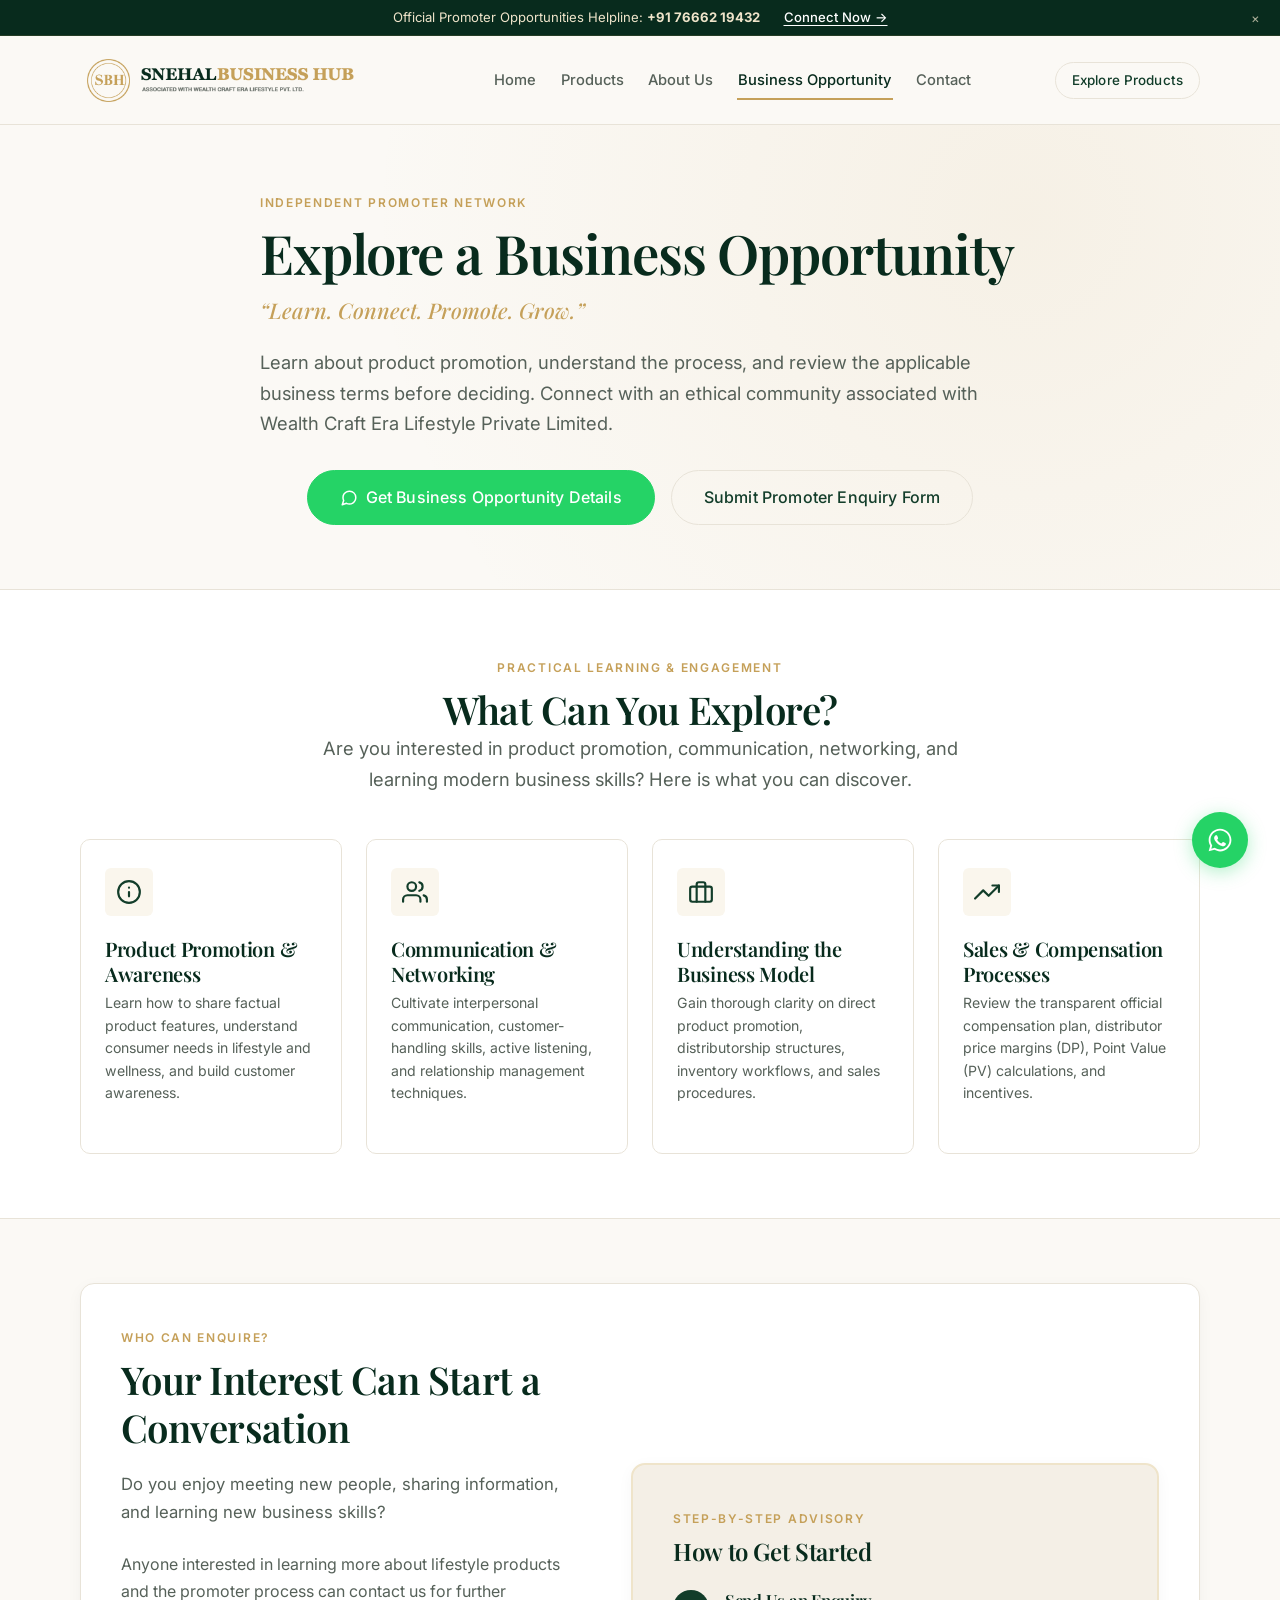
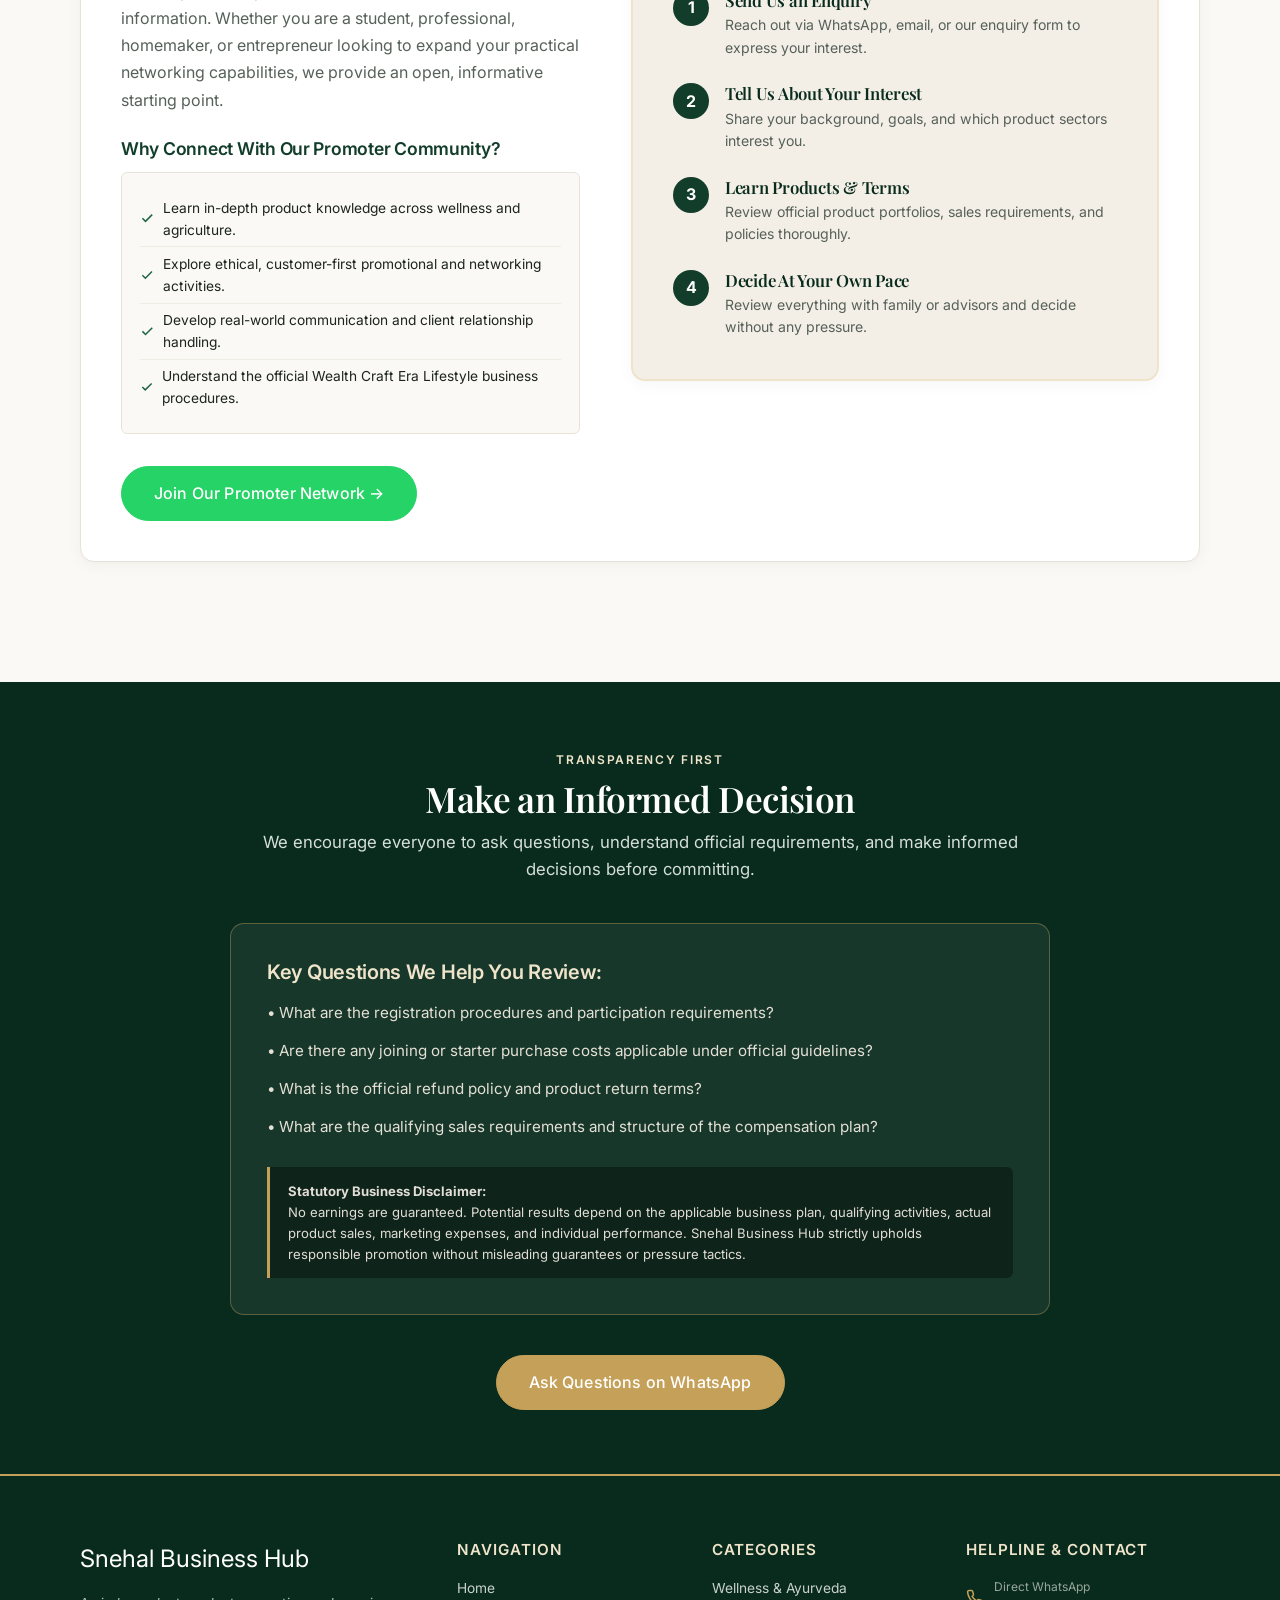
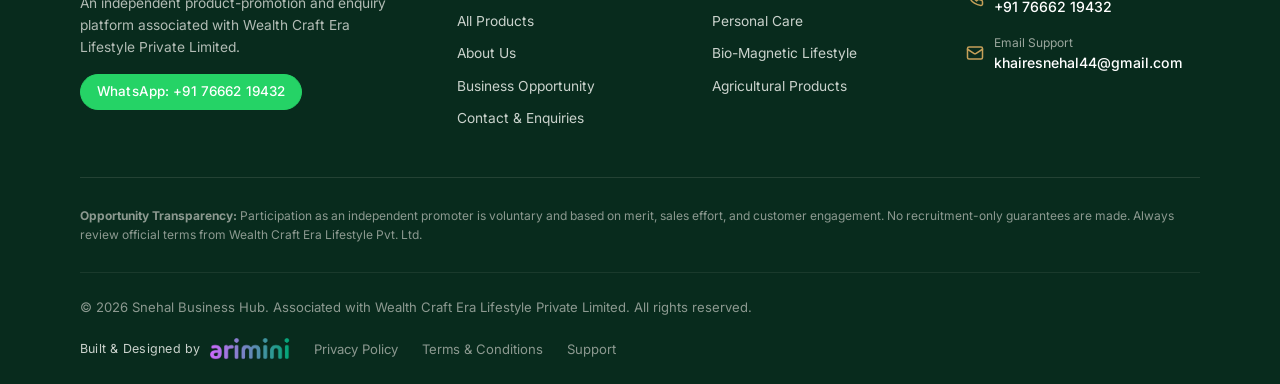
<file: business-opportunity.html>
<!DOCTYPE html>
<html lang="en">
<head>
  <meta charset="UTF-8" />
  <meta name="viewport" content="width=device-width, initial-scale=1.0" />
  <meta name="theme-color" content="#123D2A" />
  <title>Business Opportunity & Promoter Network — Snehal Business Hub</title>
  <meta name="description" content="Learn about product promotion, understand the process, and review the applicable business terms before deciding. Independent promoter network associated with Wealth Craft Era Lifestyle Pvt. Ltd." />
  <link rel="canonical" href="https://snehalbusinesshub.example.com/business-opportunity.html" />

  <!-- Open Graph -->
  <meta property="og:type" content="website" />
  <meta property="og:title" content="Business Opportunity — Snehal Business Hub" />
  <meta property="og:description" content="Learn. Connect. Promote. Grow. Discover how to become an independent product promoter." />
  <meta property="og:image" content="assets/images/logo.png" />

  <!-- Google Fonts -->
  <link rel="preconnect" href="https://fonts.googleapis.com" />
  <link rel="preconnect" href="https://fonts.gstatic.com" crossorigin />
  <link href="https://fonts.googleapis.com/css2?family=Inter:wght@400;500;600;700&family=Playfair+Display:ital,wght@0,600;0,700;1,500;1,600&display=swap" rel="stylesheet" />

  <!-- CSS Stylesheets -->
  <link rel="stylesheet" href="css/style.css" />
  <link rel="stylesheet" href="css/responsive.css" />
  <link rel="stylesheet" href="css/animations.css" />
</head>
<body>

  <!-- Announcement Bar -->
  <aside class="announcement-bar" id="announcementBar" aria-label="Announcement">
    <div class="container">
      <span>Official Promoter Opportunities Helpline: <strong>+91 76662 19432</strong></span>
      <a href="contact.html" class="announcement-link">Connect Now &rarr;</a>
    </div>
    <button type="button" class="announcement-dismiss" id="dismissAnnouncement" aria-label="Dismiss announcement">&times;</button>
  </aside>

  <!-- Sticky Site Navigation -->
  <header class="site-header" role="banner">
    <div class="container nav-wrapper">
      <a href="index.html" class="brand-logo" aria-label="Snehal Business Hub Homepage">
        <img src="assets/images/logo.png" alt="Snehal Business Hub" />
      </a>

      <!-- Desktop Nav -->
      <nav class="desktop-nav" role="navigation" aria-label="Primary Navigation">
        <a href="index.html" class="nav-link">Home</a>
        <a href="products.html" class="nav-link">Products</a>
        <a href="about.html" class="nav-link">About Us</a>
        <a href="business-opportunity.html" class="nav-link active">Business Opportunity</a>
        <a href="contact.html" class="nav-link">Contact</a>
      </nav>

      <!-- Desktop CTA -->
      <div class="header-cta-group">
        <a href="products.html" class="btn btn-secondary btn-sm">Explore Products</a>
        <button type="button" class="menu-toggle" id="menuToggle" aria-label="Toggle navigation menu" aria-expanded="false">
          <span class="hamburger-line"></span>
          <span class="hamburger-line"></span>
          <span class="hamburger-line"></span>
        </button>
      </div>
    </div>
  </header>

  <!-- Mobile Drawer -->
  <div class="mobile-nav-drawer" id="mobileNavDrawer" role="dialog" aria-modal="true" aria-label="Mobile Navigation">
    <div class="mobile-nav-panel">
      <div class="mobile-nav-header">
        <span class="brand-text-name" style="font-size: 1.15rem;">Menu</span>
        <button type="button" id="closeMobileNav" style="font-size: 1.5rem; color: var(--color-forest);" aria-label="Close menu">&times;</button>
      </div>
      <nav class="mobile-nav-links">
        <a href="index.html" class="nav-link">Home</a>
        <a href="products.html" class="nav-link">Products Catalog</a>
        <a href="about.html" class="nav-link">About Us</a>
        <a href="business-opportunity.html" class="nav-link active">Business Opportunity</a>
        <a href="contact.html" class="nav-link">Contact</a>
      </nav>
      <div class="mobile-nav-cta">
        <a href="https://wa.me/917666219432" target="_blank" rel="noopener noreferrer" class="btn btn-whatsapp">
          Chat on WhatsApp
        </a>
      </div>
    </div>
  </div>

  <main>
    <!-- Opportunity Hero -->
    <section class="section-padding" style="background: radial-gradient(circle at 80% 20%, rgba(201, 164, 92, 0.1) 0%, transparent 60%), var(--color-ivory);">
      <div class="container text-center" style="max-width: 840px;">
        <span class="eyebrow">INDEPENDENT PROMOTER NETWORK</span>
        <h1 class="hero-title">Explore a Business Opportunity</h1>
        <p class="hero-tagline" style="margin-top: 0.5rem; font-size: 1.35rem;">“Learn. Connect. Promote. Grow.”</p>
        <p class="lead-text" style="margin-top: 1.25rem;">
          Learn about product promotion, understand the process, and review the applicable business terms before deciding. Connect with an ethical community associated with Wealth Craft Era Lifestyle Private Limited.
        </p>
        <div style="margin-top: 2rem; display: flex; flex-wrap: wrap; justify-content: center; gap: 1rem;">
          <a href="https://wa.me/917666219432?text=Hello%20Snehal%20Business%20Hub%2C%20I%20would%20like%20to%20get%20Business%20Opportunity%20Details." target="_blank" rel="noopener noreferrer" class="btn btn-whatsapp btn-lg">
            <svg width="18" height="18" viewBox="0 0 24 24" fill="none" stroke="currentColor" stroke-width="2" stroke-linecap="round" stroke-linejoin="round">
              <path d="M21 11.5a8.38 8.38 0 0 1-.9 3.8 8.5 8.5 0 0 1-7.6 4.7 8.38 8.38 0 0 1-3.8-.9L3 21l1.9-5.7a8.38 8.38 0 0 1-.9-3.8 8.5 8.5 0 0 1 4.7-7.6 8.38 8.38 0 0 1 3.8-.9h.5a8.48 8.48 0 0 1 8 8v.5z"/>
            </svg>
            Get Business Opportunity Details
          </a>
          <a href="contact.html?type=promoter" class="btn btn-secondary btn-lg">
            Submit Promoter Enquiry Form
          </a>
        </div>
      </div>
    </section>

    <!-- WHAT CAN YOU EXPLORE? -->
    <section class="section-padding" style="background-color: #FFFFFF; border-top: 1px solid var(--color-border); border-bottom: 1px solid var(--color-border);">
      <div class="container">
        <div class="section-header reveal-on-scroll">
          <span class="eyebrow">PRACTICAL LEARNING &amp; ENGAGEMENT</span>
          <h2 class="section-title">What Can You Explore?</h2>
          <p class="lead-text">
            Are you interested in product promotion, communication, networking, and learning modern business skills? Here is what you can discover.
          </p>
        </div>

        <div class="category-grid">
          <div class="category-card reveal-on-scroll">
            <div class="category-icon">
              <svg width="26" height="26" viewBox="0 0 24 24" fill="none" stroke="currentColor" stroke-width="2" stroke-linecap="round" stroke-linejoin="round">
                <circle cx="12" cy="12" r="10"></circle>
                <path d="M12 16v-4"></path>
                <path d="M12 8h.01"></path>
              </svg>
            </div>
            <h3>Product Promotion &amp; Awareness</h3>
            <p>Learn how to share factual product features, understand consumer needs in lifestyle and wellness, and build customer awareness.</p>
          </div>

          <div class="category-card reveal-on-scroll delay-1">
            <div class="category-icon">
              <svg width="26" height="26" viewBox="0 0 24 24" fill="none" stroke="currentColor" stroke-width="2" stroke-linecap="round" stroke-linejoin="round">
                <path d="M17 21v-2a4 4 0 0 0-4-4H5a4 4 0 0 0-4 4v2"></path>
                <circle cx="9" cy="7" r="4"></circle>
                <path d="M23 21v-2a4 4 0 0 0-3-3.87"></path>
                <path d="M16 3.13a4 4 0 0 1 0 7.75"></path>
              </svg>
            </div>
            <h3>Communication &amp; Networking</h3>
            <p>Cultivate interpersonal communication, customer-handling skills, active listening, and relationship management techniques.</p>
          </div>

          <div class="category-card reveal-on-scroll delay-2">
            <div class="category-icon">
              <svg width="26" height="26" viewBox="0 0 24 24" fill="none" stroke="currentColor" stroke-width="2" stroke-linecap="round" stroke-linejoin="round">
                <rect x="2" y="7" width="20" height="14" rx="2" ry="2"></rect>
                <path d="M16 21V5a2 2 0 0 0-2-2h-4a2 2 0 0 0-2 2v16"></path>
              </svg>
            </div>
            <h3>Understanding the Business Model</h3>
            <p>Gain thorough clarity on direct product promotion, distributorship structures, inventory workflows, and sales procedures.</p>
          </div>

          <div class="category-card reveal-on-scroll delay-3">
            <div class="category-icon">
              <svg width="26" height="26" viewBox="0 0 24 24" fill="none" stroke="currentColor" stroke-width="2" stroke-linecap="round" stroke-linejoin="round">
                <polyline points="23 6 13.5 15.5 8.5 10.5 1 18"></polyline>
                <polyline points="17 6 23 6 23 12"></polyline>
              </svg>
            </div>
            <h3>Sales &amp; Compensation Processes</h3>
            <p>Review the transparent official compensation plan, distributor price margins (DP), Point Value (PV) calculations, and incentives.</p>
          </div>
        </div>
      </div>
    </section>

    <!-- WHO CAN ENQUIRE & HOW IT WORKS -->
    <section class="section-padding">
      <div class="container">
        <div class="details-grid" style="align-items: center;">
          <div class="reveal-on-scroll">
            <span class="eyebrow">WHO CAN ENQUIRE?</span>
            <h2 class="section-title" style="margin-bottom: 1.25rem;">Your Interest Can Start a Conversation</h2>
            <p class="lead-text" style="font-size: 1.05rem; margin-bottom: 1.5rem;">
              Do you enjoy meeting new people, sharing information, and learning new business skills?
            </p>
            <p style="color: var(--color-text-secondary); line-height: 1.7; margin-bottom: 1.5rem;">
              Anyone interested in learning more about lifestyle products and the promoter process can contact us for further information. Whether you are a student, professional, homemaker, or entrepreneur looking to expand your practical networking capabilities, we provide an open, informative starting point.
            </p>

            <h4 style="font-size: 1.1rem; color: var(--color-forest); margin-bottom: 0.75rem; font-family: var(--font-sans); font-weight: 600;">
              Why Connect With Our Promoter Community?
            </h4>
            <ul class="details-specs-list" style="margin-bottom: 2rem;">
              <li>
                <svg width="16" height="16" viewBox="0 0 24 24" fill="none" stroke="var(--color-emerald)" stroke-width="2.5"><polyline points="20 6 9 17 4 12"></polyline></svg>
                <span>Learn in-depth product knowledge across wellness and agriculture.</span>
              </li>
              <li>
                <svg width="16" height="16" viewBox="0 0 24 24" fill="none" stroke="var(--color-emerald)" stroke-width="2.5"><polyline points="20 6 9 17 4 12"></polyline></svg>
                <span>Explore ethical, customer-first promotional and networking activities.</span>
              </li>
              <li>
                <svg width="16" height="16" viewBox="0 0 24 24" fill="none" stroke="var(--color-emerald)" stroke-width="2.5"><polyline points="20 6 9 17 4 12"></polyline></svg>
                <span>Develop real-world communication and client relationship handling.</span>
              </li>
              <li>
                <svg width="16" height="16" viewBox="0 0 24 24" fill="none" stroke="var(--color-emerald)" stroke-width="2.5"><polyline points="20 6 9 17 4 12"></polyline></svg>
                <span>Understand the official Wealth Craft Era Lifestyle business procedures.</span>
              </li>
            </ul>

            <a href="https://wa.me/917666219432?text=Hello%20Snehal%20Business%20Hub%2C%20I%20am%20ready%20to%20learn%20more%20about%20joining%20the%20promoter%20network." target="_blank" rel="noopener noreferrer" class="btn btn-whatsapp btn-lg">
              Join Our Promoter Network &rarr;
            </a>
          </div>

          <div class="reveal-on-scroll delay-1">
            <div class="form-card" style="background: var(--color-ivory-warm); border: 2px solid var(--color-gold-soft);">
              <span class="eyebrow" style="color: var(--color-gold);">STEP-BY-STEP ADVISORY</span>
              <h3 style="font-size: 1.5rem; margin-bottom: 1.5rem;">How to Get Started</h3>

              <div style="display: flex; flex-direction: column; gap: 1.5rem;">
                <div style="display: flex; gap: 1rem;">
                  <div style="width: 36px; height: 36px; border-radius: 50%; background: var(--color-forest); color: #FFF; display: flex; align-items: center; justify-content: center; font-weight: 700; flex-shrink: 0;">1</div>
                  <div>
                    <h4 style="font-size: 1.05rem; margin-bottom: 0.2rem;">Send Us an Enquiry</h4>
                    <p style="font-size: 0.88rem; color: var(--color-text-secondary);">Reach out via WhatsApp, email, or our enquiry form to express your interest.</p>
                  </div>
                </div>

                <div style="display: flex; gap: 1rem;">
                  <div style="width: 36px; height: 36px; border-radius: 50%; background: var(--color-forest); color: #FFF; display: flex; align-items: center; justify-content: center; font-weight: 700; flex-shrink: 0;">2</div>
                  <div>
                    <h4 style="font-size: 1.05rem; margin-bottom: 0.2rem;">Tell Us About Your Interest</h4>
                    <p style="font-size: 0.88rem; color: var(--color-text-secondary);">Share your background, goals, and which product sectors interest you.</p>
                  </div>
                </div>

                <div style="display: flex; gap: 1rem;">
                  <div style="width: 36px; height: 36px; border-radius: 50%; background: var(--color-forest); color: #FFF; display: flex; align-items: center; justify-content: center; font-weight: 700; flex-shrink: 0;">3</div>
                  <div>
                    <h4 style="font-size: 1.05rem; margin-bottom: 0.2rem;">Learn Products &amp; Terms</h4>
                    <p style="font-size: 0.88rem; color: var(--color-text-secondary);">Review official product portfolios, sales requirements, and policies thoroughly.</p>
                  </div>
                </div>

                <div style="display: flex; gap: 1rem;">
                  <div style="width: 36px; height: 36px; border-radius: 50%; background: var(--color-forest); color: #FFF; display: flex; align-items: center; justify-content: center; font-weight: 700; flex-shrink: 0;">4</div>
                  <div>
                    <h4 style="font-size: 1.05rem; margin-bottom: 0.2rem;">Decide At Your Own Pace</h4>
                    <p style="font-size: 0.88rem; color: var(--color-text-secondary);">Review everything with family or advisors and decide without any pressure.</p>
                  </div>
                </div>
              </div>
            </div>
          </div>
        </div>
      </div>
    </section>

    <!-- TRANSPARENCY & INFORMED DECISION MANDATORY NOTICE -->
    <section class="section-padding" style="background-color: var(--color-forest-deep); color: #FFFFFF;">
      <div class="container" style="max-width: 900px;">
        <div style="text-align: center; margin-bottom: 2.5rem;">
          <span class="eyebrow" style="color: var(--color-gold-soft);">TRANSPARENCY FIRST</span>
          <h2 style="color: #FFFFFF; font-size: 2.2rem;">Make an Informed Decision</h2>
          <p style="color: #D5DFD8; font-size: 1.05rem; margin-top: 0.5rem;">
            We encourage everyone to ask questions, understand official requirements, and make informed decisions before committing.
          </p>
        </div>

        <div style="background: rgba(255, 255, 255, 0.06); border: 1px solid rgba(201, 164, 92, 0.4); border-radius: var(--radius-lg); padding: 2.25rem;">
          <h3 style="color: var(--color-gold-soft); font-size: 1.25rem; margin-bottom: 1rem; font-family: var(--font-sans);">
            Key Questions We Help You Review:
          </h3>
          <ul style="display: flex; flex-direction: column; gap: 0.85rem; color: #E5E0D5; font-size: 0.95rem; line-height: 1.6;">
            <li>&bull; What are the registration procedures and participation requirements?</li>
            <li>&bull; Are there any joining or starter purchase costs applicable under official guidelines?</li>
            <li>&bull; What is the official refund policy and product return terms?</li>
            <li>&bull; What are the qualifying sales requirements and structure of the compensation plan?</li>
          </ul>

          <div class="opportunity-disclaimer-box" style="margin-top: 1.75rem; background: rgba(0, 0, 0, 0.35);">
            <strong>Statutory Business Disclaimer:</strong><br />
            No earnings are guaranteed. Potential results depend on the applicable business plan, qualifying activities, actual product sales, marketing expenses, and individual performance. Snehal Business Hub strictly upholds responsible promotion without misleading guarantees or pressure tactics.
          </div>
        </div>

        <div style="text-align: center; margin-top: 2.5rem;">
          <a href="https://wa.me/917666219432?text=Hello%20Snehal%20Business%20Hub%2C%20I%20would%20like%20to%20ask%20clarification%20questions%20regarding%20the%20promoter%20terms." target="_blank" rel="noopener noreferrer" class="btn btn-gold btn-lg">
            Ask Questions on WhatsApp
          </a>
        </div>
      </div>
    </section>
  </main>

  <!-- SITE FOOTER -->
  <footer class="site-footer" role="contentinfo">
    <div class="container">
      <div class="footer-top-grid">
        <div class="footer-brand">
          <div class="brand-text-name" style="color: #FFFFFF; font-size: 1.5rem;">Snehal Business Hub</div>
          <p>
            An independent product-promotion and enquiry platform associated with Wealth Craft Era Lifestyle Private Limited.
          </p>
          <div style="margin-top: 1rem;">
            <a href="https://wa.me/917666219432" target="_blank" rel="noopener noreferrer" class="btn btn-whatsapp btn-sm">
              WhatsApp: +91 76662 19432
            </a>
          </div>
        </div>

        <div class="footer-column">
          <h4>Navigation</h4>
          <div class="footer-links">
            <a href="index.html">Home</a>
            <a href="products.html">All Products</a>
            <a href="about.html">About Us</a>
            <a href="business-opportunity.html">Business Opportunity</a>
            <a href="contact.html">Contact &amp; Enquiries</a>
          </div>
        </div>

        <div class="footer-column">
          <h4>Categories</h4>
          <div class="footer-links">
            <a href="products.html?category=wellness">Wellness &amp; Ayurveda</a>
            <a href="products.html?category=personal-care">Personal Care</a>
            <a href="products.html?category=biomagnetic">Bio-Magnetic Lifestyle</a>
            <a href="products.html?category=agriculture">Agricultural Products</a>
          </div>
        </div>

        <div class="footer-column">
          <h4>Helpline &amp; Contact</h4>
          <div class="footer-contact-item">
            <svg width="18" height="18" viewBox="0 0 24 24" fill="none" stroke="var(--color-gold)" stroke-width="2" stroke-linecap="round" stroke-linejoin="round">
              <path d="M22 16.92v3a2 2 0 0 1-2.18 2 19.79 19.79 0 0 1-8.63-3.07 19.5 19.5 0 0 1-6-6 19.79 19.79 0 0 1-3.07-8.67A2 2 0 0 1 4.11 2h3a2 2 0 0 1 2 1.72 12.84 12.84 0 0 0 .7 2.81 2 2 0 0 1-.45 2.11L8.09 9.91a16 16 0 0 0 6 6l1.27-1.27a2 2 0 0 1 2.11-.45 12.84 12.84 0 0 0 2.81.7A2 2 0 0 1 22 16.92z"/>
            </svg>
            <div>
              <div style="font-size: 0.75rem; color: #9AA69D;">Direct WhatsApp</div>
              <a href="https://wa.me/917666219432" target="_blank" rel="noopener noreferrer">+91 76662 19432</a>
            </div>
          </div>
          <div class="footer-contact-item">
            <svg width="18" height="18" viewBox="0 0 24 24" fill="none" stroke="var(--color-gold)" stroke-width="2" stroke-linecap="round" stroke-linejoin="round">
              <rect width="20" height="16" x="2" y="4" rx="2"/>
              <path d="m22 7-8.97 5.7a1.94 1.94 0 0 1-2.06 0L2 7"/>
            </svg>
            <div>
              <div style="font-size: 0.75rem; color: #9AA69D;">Email Support</div>
              <a href="mailto:khairesnehal44@gmail.com" style="word-break: break-all;">khairesnehal44@gmail.com</a>
            </div>
          </div>
        </div>
      </div>

      <div class="footer-disclaimer-wrap">
        <p>
          <strong>Opportunity Transparency:</strong> Participation as an independent promoter is voluntary and based on merit, sales effort, and customer engagement. No recruitment-only guarantees are made. Always review official terms from Wealth Craft Era Lifestyle Pvt. Ltd.
        </p>
      </div>

      <div class="footer-bottom">
        <div>&copy; <span id="currentYear"></span> Snehal Business Hub. Associated with Wealth Craft Era Lifestyle Private Limited. All rights reserved.</div>
        <div style="display: flex; align-items: center; gap: 1.5rem; flex-wrap: wrap;">
          <a href="https://www.arimini.in" target="_blank" rel="noopener noreferrer" class="footer-credit-arimini" title="Built & Designed by Arimini">
            <span class="credit-label">Built &amp; Designed by</span>
            <img src="assets/images/arimini.png" alt="Arimini" class="arimini-logo-img" onerror="this.onerror=null; this.src='https://www.arimini.in/arimini.png';" />
          </a>
          <a href="privacy-policy.html">Privacy Policy</a>
          <a href="terms-and-conditions.html">Terms &amp; Conditions</a>
          <a href="contact.html">Support</a>
        </div>
      </div>
    </div>
  </footer>

  <!-- Floating WhatsApp Quick Action Button -->
  <a href="https://wa.me/917666219432" target="_blank" rel="noopener noreferrer" class="floating-whatsapp-btn pulse-whatsapp" aria-label="Chat on WhatsApp">
    <span class="floating-whatsapp-tooltip">Chat with us on WhatsApp</span>
    <img src="assets/icons/whatsapp-official.svg" alt="WhatsApp" width="34" height="34" />
  </a>

  <!-- Back to Top Button -->
  <button type="button" class="back-to-top" id="backToTop" aria-label="Back to top">
    <svg width="20" height="20" viewBox="0 0 24 24" fill="none" stroke="currentColor" stroke-width="2" stroke-linecap="round" stroke-linejoin="round">
      <line x1="12" y1="19" x2="12" y2="5"></line>
      <polyline points="5 12 12 5 19 12"></polyline>
    </svg>
  </button>

  <!-- Scripts -->
  <script src="js/products.js"></script>
  <script src="js/main.js"></script>
</body>
</html>
</file>
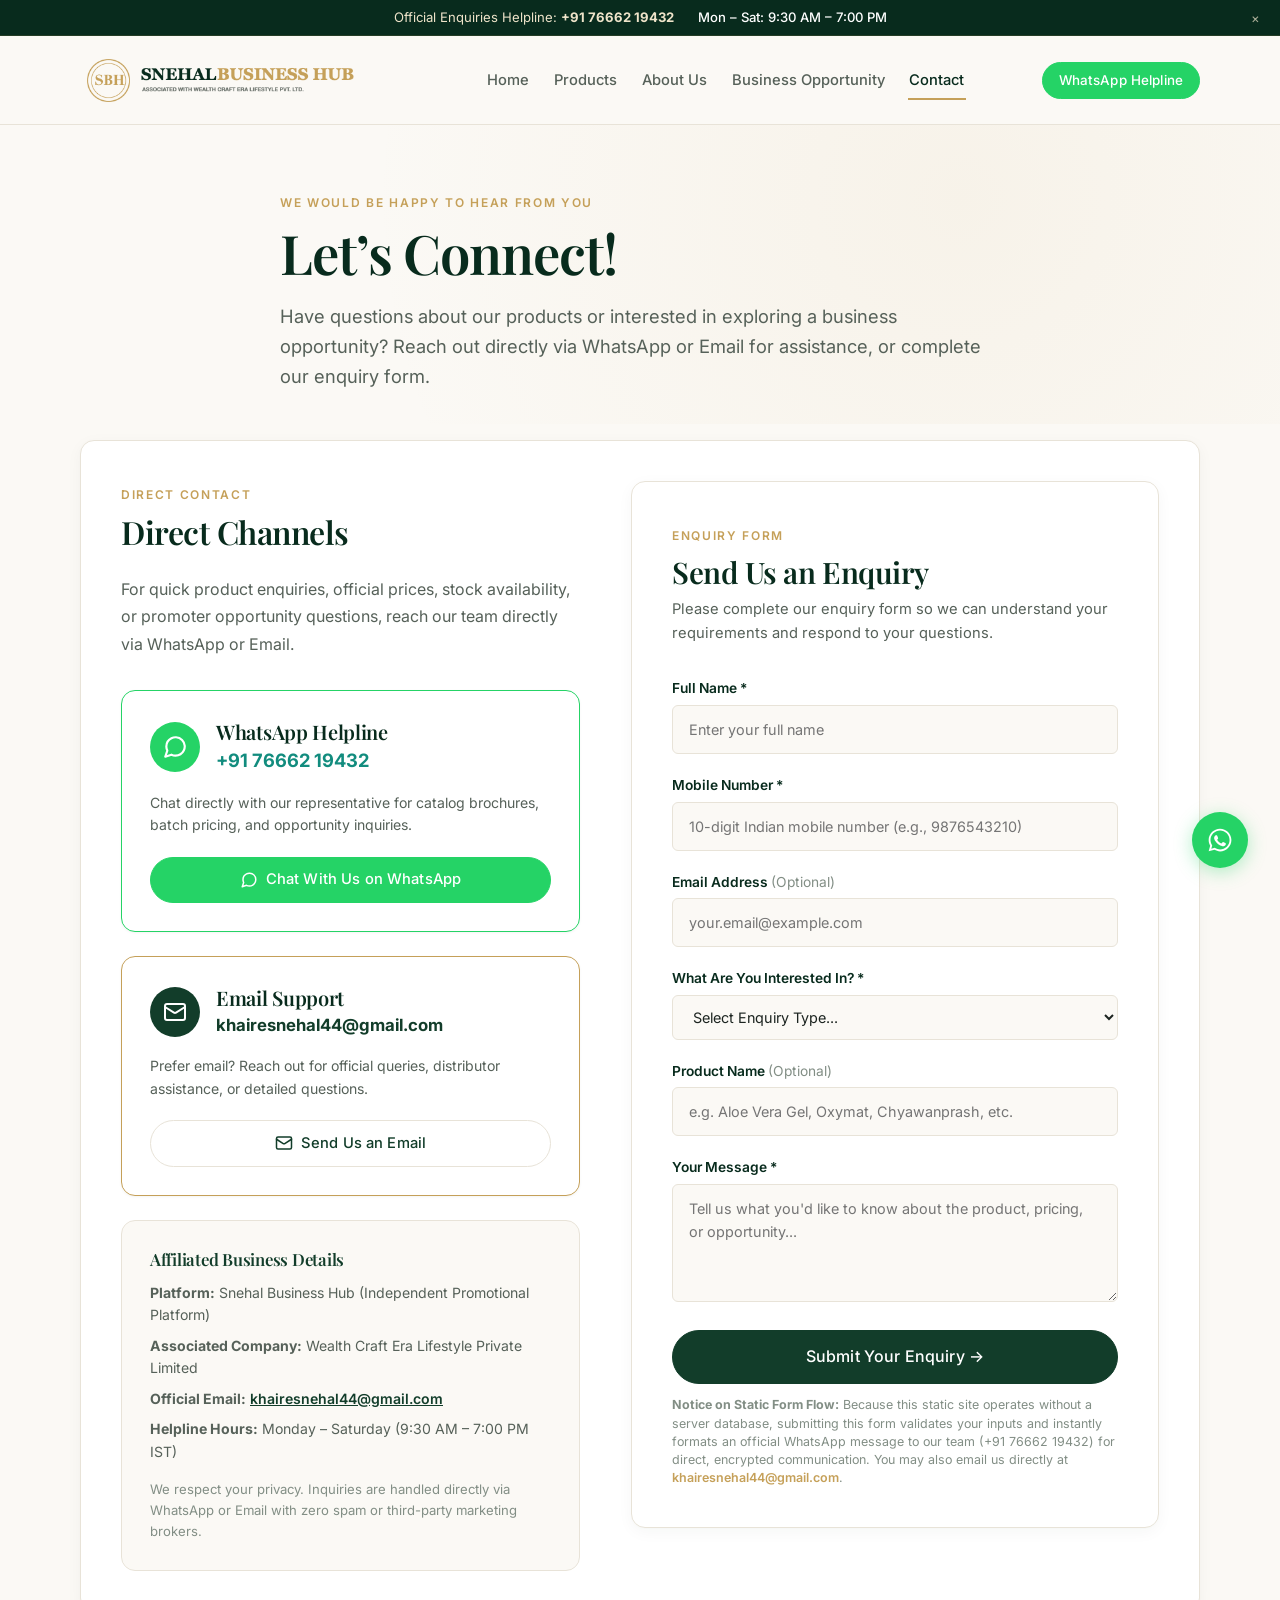
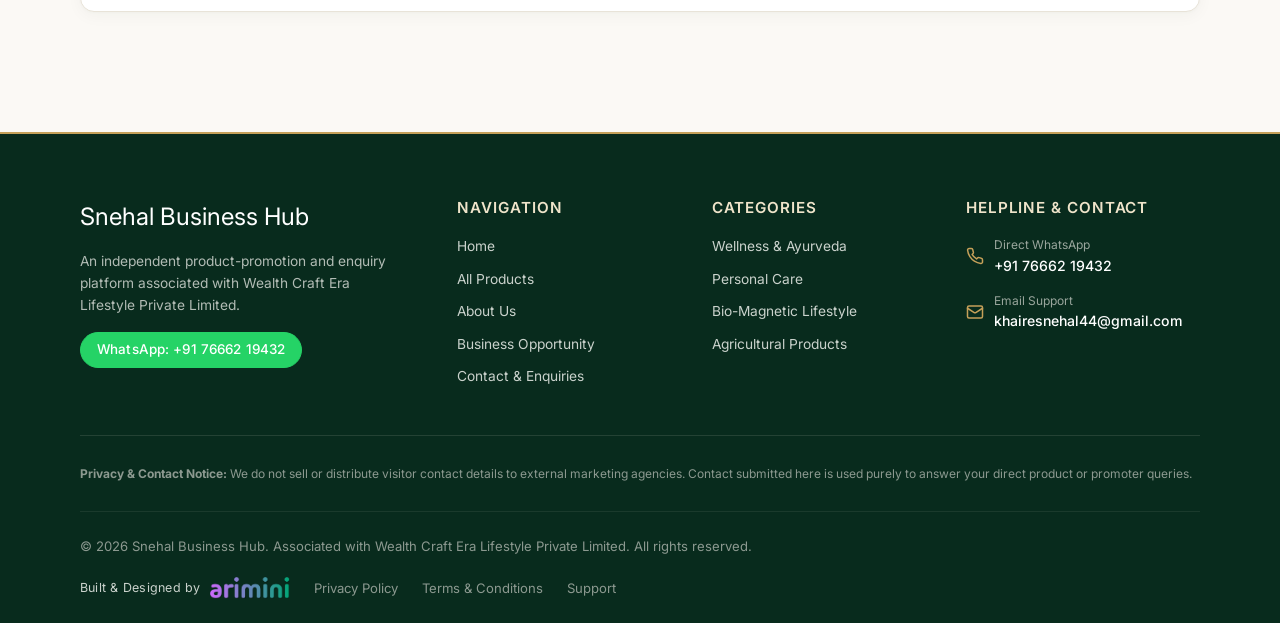
<file: contact.html>
<!DOCTYPE html>
<html lang="en">
<head>
  <meta charset="UTF-8" />
  <meta name="viewport" content="width=device-width, initial-scale=1.0" />
  <meta name="theme-color" content="#123D2A" />
  <title>Contact & Enquiries — Snehal Business Hub</title>
  <meta name="description" content="Have questions about our products or interested in exploring a business opportunity? Contact Snehal Business Hub directly via WhatsApp or enquiry form." />
  <link rel="canonical" href="https://snehalbusinesshub.example.com/contact.html" />

  <!-- Open Graph -->
  <meta property="og:type" content="website" />
  <meta property="og:title" content="Contact Us — Snehal Business Hub" />
  <meta property="og:description" content="Reach out to Snehal Business Hub for product enquiries, distributor pricing, and promoter onboarding." />
  <meta property="og:image" content="assets/images/logo.png" />

  <!-- Google Fonts -->
  <link rel="preconnect" href="https://fonts.googleapis.com" />
  <link rel="preconnect" href="https://fonts.gstatic.com" crossorigin />
  <link href="https://fonts.googleapis.com/css2?family=Inter:wght@400;500;600;700&family=Playfair+Display:ital,wght@0,600;0,700;1,500;1,600&display=swap" rel="stylesheet" />

  <!-- CSS Stylesheets -->
  <link rel="stylesheet" href="css/style.css" />
  <link rel="stylesheet" href="css/responsive.css" />
  <link rel="stylesheet" href="css/animations.css" />
</head>
<body>

  <!-- Announcement Bar -->
  <aside class="announcement-bar" id="announcementBar" aria-label="Announcement">
    <div class="container">
      <span>Official Enquiries Helpline: <strong>+91 76662 19432</strong></span>
      <span class="announcement-link" style="text-decoration: none;">Mon – Sat: 9:30 AM – 7:00 PM</span>
    </div>
    <button type="button" class="announcement-dismiss" id="dismissAnnouncement" aria-label="Dismiss announcement">&times;</button>
  </aside>

  <!-- Sticky Site Navigation -->
  <header class="site-header" role="banner">
    <div class="container nav-wrapper">
      <a href="index.html" class="brand-logo" aria-label="Snehal Business Hub Homepage">
        <img src="assets/images/logo.png" alt="Snehal Business Hub" />
      </a>

      <!-- Desktop Nav -->
      <nav class="desktop-nav" role="navigation" aria-label="Primary Navigation">
        <a href="index.html" class="nav-link">Home</a>
        <a href="products.html" class="nav-link">Products</a>
        <a href="about.html" class="nav-link">About Us</a>
        <a href="business-opportunity.html" class="nav-link">Business Opportunity</a>
        <a href="contact.html" class="nav-link active">Contact</a>
      </nav>

      <!-- Desktop CTA -->
      <div class="header-cta-group">
        <a href="https://wa.me/917666219432" target="_blank" rel="noopener noreferrer" class="btn btn-whatsapp btn-sm">
          WhatsApp Helpline
        </a>
        <button type="button" class="menu-toggle" id="menuToggle" aria-label="Toggle navigation menu" aria-expanded="false">
          <span class="hamburger-line"></span>
          <span class="hamburger-line"></span>
          <span class="hamburger-line"></span>
        </button>
      </div>
    </div>
  </header>

  <!-- Mobile Drawer -->
  <div class="mobile-nav-drawer" id="mobileNavDrawer" role="dialog" aria-modal="true" aria-label="Mobile Navigation">
    <div class="mobile-nav-panel">
      <div class="mobile-nav-header">
        <span class="brand-text-name" style="font-size: 1.15rem;">Menu</span>
        <button type="button" id="closeMobileNav" style="font-size: 1.5rem; color: var(--color-forest);" aria-label="Close menu">&times;</button>
      </div>
      <nav class="mobile-nav-links">
        <a href="index.html" class="nav-link">Home</a>
        <a href="products.html" class="nav-link">Products Catalog</a>
        <a href="about.html" class="nav-link">About Us</a>
        <a href="business-opportunity.html" class="nav-link">Business Opportunity</a>
        <a href="contact.html" class="nav-link active">Contact</a>
      </nav>
      <div class="mobile-nav-cta">
        <a href="https://wa.me/917666219432" target="_blank" rel="noopener noreferrer" class="btn btn-whatsapp">
          Chat on WhatsApp
        </a>
      </div>
    </div>
  </div>

  <main>
    <!-- Contact Hero -->
    <section class="section-padding" style="background: radial-gradient(circle at 75% 25%, rgba(201, 164, 92, 0.08) 0%, transparent 60%), var(--color-ivory); padding-bottom: 2rem;">
      <div class="container text-center" style="max-width: 800px;">
        <span class="eyebrow">WE WOULD BE HAPPY TO HEAR FROM YOU</span>
        <h1 class="hero-title">Let’s Connect!</h1>
        <p class="lead-text" style="margin-top: 1rem;">
          Have questions about our products or interested in exploring a business opportunity? Reach out directly via WhatsApp or Email for assistance, or complete our enquiry form.
        </p>
      </div>
    </section>

    <!-- Main Content Section: Left Channels, Right Form -->
    <section class="section-padding" style="padding-top: 1rem;">
      <div class="container">
        <div class="details-grid" style="align-items: start;">
          <!-- Left Column: Direct Channels -->
          <div class="reveal-on-scroll">
            <span class="eyebrow">DIRECT CONTACT</span>
            <h2 class="section-title" style="font-size: 2rem; margin-bottom: 1.5rem;">Direct Channels</h2>
            <p style="color: var(--color-text-secondary); line-height: 1.7; margin-bottom: 2rem;">
              For quick product enquiries, official prices, stock availability, or promoter opportunity questions, reach our team directly via WhatsApp or Email.
            </p>

            <!-- WhatsApp Card -->
            <div style="background: #FFFFFF; border: 1.5px solid var(--color-whatsapp); border-radius: var(--radius-lg); padding: 1.75rem; margin-bottom: 1.5rem; box-shadow: var(--shadow-subtle);">
              <div style="display: flex; align-items: center; gap: 1rem; margin-bottom: 1rem;">
                <div style="width: 50px; height: 50px; border-radius: 50%; background: #25D366; color: #FFFFFF; display: flex; align-items: center; justify-content: center; flex-shrink: 0;">
                  <svg width="26" height="26" viewBox="0 0 24 24" fill="none" stroke="currentColor" stroke-width="2" stroke-linecap="round" stroke-linejoin="round">
                    <path d="M21 11.5a8.38 8.38 0 0 1-.9 3.8 8.5 8.5 0 0 1-7.6 4.7 8.38 8.38 0 0 1-3.8-.9L3 21l1.9-5.7a8.38 8.38 0 0 1-.9-3.8 8.5 8.5 0 0 1 4.7-7.6 8.38 8.38 0 0 1 3.8-.9h.5a8.48 8.48 0 0 1 8 8v.5z"/>
                  </svg>
                </div>
                <div>
                  <h3 style="font-size: 1.25rem; color: var(--color-forest-deep); margin-bottom: 0.15rem;">WhatsApp Helpline</h3>
                  <a href="https://wa.me/917666219432" target="_blank" rel="noopener noreferrer" style="font-size: 1.15rem; font-weight: 700; color: #128C7E;">
                    +91 76662 19432
                  </a>
                </div>
              </div>
              <p style="font-size: 0.88rem; color: var(--color-text-secondary); margin-bottom: 1.25rem;">
                Chat directly with our representative for catalog brochures, batch pricing, and opportunity inquiries.
              </p>
              <a href="https://wa.me/917666219432" target="_blank" rel="noopener noreferrer" class="btn btn-whatsapp" style="width: 100%;">
                <svg width="18" height="18" viewBox="0 0 24 24" fill="none" stroke="currentColor" stroke-width="2" stroke-linecap="round" stroke-linejoin="round">
                  <path d="M21 11.5a8.38 8.38 0 0 1-.9 3.8 8.5 8.5 0 0 1-7.6 4.7 8.38 8.38 0 0 1-3.8-.9L3 21l1.9-5.7a8.38 8.38 0 0 1-.9-3.8 8.5 8.5 0 0 1 4.7-7.6 8.38 8.38 0 0 1 3.8-.9h.5a8.48 8.48 0 0 1 8 8v.5z"/>
                </svg>
                Chat With Us on WhatsApp
              </a>
            </div>

            <!-- Email Card -->
            <div style="background: #FFFFFF; border: 1.5px solid var(--color-gold); border-radius: var(--radius-lg); padding: 1.75rem; margin-bottom: 1.5rem; box-shadow: var(--shadow-subtle);">
              <div style="display: flex; align-items: center; gap: 1rem; margin-bottom: 1rem;">
                <div style="width: 50px; height: 50px; border-radius: 50%; background: var(--color-forest); color: #FFFFFF; display: flex; align-items: center; justify-content: center; flex-shrink: 0;">
                  <svg width="24" height="24" viewBox="0 0 24 24" fill="none" stroke="currentColor" stroke-width="2" stroke-linecap="round" stroke-linejoin="round">
                    <rect width="20" height="16" x="2" y="4" rx="2"/>
                    <path d="m22 7-8.97 5.7a1.94 1.94 0 0 1-2.06 0L2 7"/>
                  </svg>
                </div>
                <div>
                  <h3 style="font-size: 1.25rem; color: var(--color-forest-deep); margin-bottom: 0.15rem;">Email Support</h3>
                  <a href="mailto:khairesnehal44@gmail.com" style="font-size: 1.05rem; font-weight: 700; color: var(--color-forest); word-break: break-all;">
                    khairesnehal44@gmail.com
                  </a>
                </div>
              </div>
              <p style="font-size: 0.88rem; color: var(--color-text-secondary); margin-bottom: 1.25rem;">
                Prefer email? Reach out for official queries, distributor assistance, or detailed questions.
              </p>
              <a href="mailto:khairesnehal44@gmail.com" class="btn btn-secondary" style="width: 100%;">
                <svg width="18" height="18" viewBox="0 0 24 24" fill="none" stroke="currentColor" stroke-width="2" stroke-linecap="round" stroke-linejoin="round">
                  <rect width="20" height="16" x="2" y="4" rx="2"/>
                  <path d="m22 7-8.97 5.7a1.94 1.94 0 0 1-2.06 0L2 7"/>
                </svg>
                Send Us an Email
              </a>
            </div>

            <!-- Operating Hours & Associated Entity Card -->
            <div style="background: var(--color-ivory); border: 1px solid var(--color-border); border-radius: var(--radius-lg); padding: 1.75rem;">
              <h4 style="font-size: 1.05rem; color: var(--color-forest); margin-bottom: 0.75rem;">Affiliated Business Details</h4>
              <p style="font-size: 0.88rem; color: var(--color-text-secondary); margin-bottom: 0.5rem;">
                <strong>Platform:</strong> Snehal Business Hub (Independent Promotional Platform)
              </p>
              <p style="font-size: 0.88rem; color: var(--color-text-secondary); margin-bottom: 0.5rem;">
                <strong>Associated Company:</strong> Wealth Craft Era Lifestyle Private Limited
              </p>
              <p style="font-size: 0.88rem; color: var(--color-text-secondary); margin-bottom: 0.5rem;">
                <strong>Official Email:</strong> <a href="mailto:khairesnehal44@gmail.com" style="color: var(--color-forest); font-weight: 600; text-decoration: underline;">khairesnehal44@gmail.com</a>
              </p>
              <p style="font-size: 0.88rem; color: var(--color-text-secondary); margin-bottom: 0.5rem;">
                <strong>Helpline Hours:</strong> Monday – Saturday (9:30 AM – 7:00 PM IST)
              </p>
              <p style="font-size: 0.82rem; color: var(--color-text-muted); margin-top: 1rem;">
                We respect your privacy. Inquiries are handled directly via WhatsApp or Email with zero spam or third-party marketing brokers.
              </p>
            </div>
          </div>

          <!-- Right Column: Interactive Enquiry Form -->
          <div class="reveal-on-scroll delay-1">
            <div class="form-card">
              <span class="eyebrow">ENQUIRY FORM</span>
              <h2 style="font-size: 1.85rem; margin-bottom: 0.5rem;">Send Us an Enquiry</h2>
              <p style="font-size: 0.92rem; color: var(--color-text-secondary); margin-bottom: 2rem;">
                Please complete our enquiry form so we can understand your requirements and respond to your questions.
              </p>

              <!-- Form Status Alert -->
              <div id="formStatusMessage" style="display: none; margin-bottom: 1.5rem;"></div>

              <form id="enquiryForm" novalidate>
                <!-- Full Name -->
                <div class="form-group">
                  <label for="fullName" class="form-label">Full Name *</label>
                  <input 
                    type="text" 
                    id="fullName" 
                    class="form-control" 
                    placeholder="Enter your full name" 
                    required 
                    autocomplete="name"
                  />
                </div>

                <!-- Mobile Number -->
                <div class="form-group">
                  <label for="phoneNumber" class="form-label">Mobile Number *</label>
                  <input 
                    type="tel" 
                    id="phoneNumber" 
                    class="form-control" 
                    placeholder="10-digit Indian mobile number (e.g., 9876543210)" 
                    required 
                    autocomplete="tel"
                  />
                </div>

                <!-- Email (Optional) -->
                <div class="form-group">
                  <label for="emailAddress" class="form-label">Email Address <span style="font-weight: 400; color: var(--color-text-muted);">(Optional)</span></label>
                  <input 
                    type="email" 
                    id="emailAddress" 
                    class="form-control" 
                    placeholder="your.email@example.com" 
                    autocomplete="email"
                  />
                </div>

                <!-- Enquiry Type -->
                <div class="form-group">
                  <label for="enquiryType" class="form-label">What Are You Interested In? *</label>
                  <select id="enquiryType" class="form-control" required>
                    <option value="">Select Enquiry Type...</option>
                    <option value="product">Product Enquiry</option>
                    <option value="opportunity">Business Opportunity</option>
                    <option value="promoter">Become a Promoter</option>
                    <option value="general">General Enquiry</option>
                  </select>
                </div>

                <!-- Product Name (Optional) -->
                <div class="form-group">
                  <label for="enquiryProduct" class="form-label">Product Name <span style="font-weight: 400; color: var(--color-text-muted);">(Optional)</span></label>
                  <input 
                    type="text" 
                    id="enquiryProduct" 
                    class="form-control" 
                    placeholder="e.g. Aloe Vera Gel, Oxymat, Chyawanprash, etc." 
                  />
                </div>

                <!-- Message -->
                <div class="form-group">
                  <label for="enquiryMessage" class="form-label">Your Message *</label>
                  <textarea 
                    id="enquiryMessage" 
                    class="form-control" 
                    rows="4" 
                    placeholder="Tell us what you'd like to know about the product, pricing, or opportunity..." 
                    required
                  ></textarea>
                </div>

                <button type="submit" class="btn btn-primary btn-lg" style="width: 100%;">
                  Submit Your Enquiry &rarr;
                </button>

                <p class="form-help-notice">
                  <strong>Notice on Static Form Flow:</strong> Because this static site operates without a server database, submitting this form validates your inputs and instantly formats an official WhatsApp message to our team (+91 76662 19432) for direct, encrypted communication. You may also email us directly at <a href="mailto:khairesnehal44@gmail.com" style="color: var(--color-gold); font-weight: 600;">khairesnehal44@gmail.com</a>.
                </p>
              </form>
            </div>
          </div>
        </div>
      </div>
    </section>
  </main>

  <!-- SITE FOOTER -->
  <footer class="site-footer" role="contentinfo">
    <div class="container">
      <div class="footer-top-grid">
        <div class="footer-brand">
          <div class="brand-text-name" style="color: #FFFFFF; font-size: 1.5rem;">Snehal Business Hub</div>
          <p>
            An independent product-promotion and enquiry platform associated with Wealth Craft Era Lifestyle Private Limited.
          </p>
          <div style="margin-top: 1rem;">
            <a href="https://wa.me/917666219432" target="_blank" rel="noopener noreferrer" class="btn btn-whatsapp btn-sm">
              WhatsApp: +91 76662 19432
            </a>
          </div>
        </div>

        <div class="footer-column">
          <h4>Navigation</h4>
          <div class="footer-links">
            <a href="index.html">Home</a>
            <a href="products.html">All Products</a>
            <a href="about.html">About Us</a>
            <a href="business-opportunity.html">Business Opportunity</a>
            <a href="contact.html">Contact &amp; Enquiries</a>
          </div>
        </div>

        <div class="footer-column">
          <h4>Categories</h4>
          <div class="footer-links">
            <a href="products.html?category=wellness">Wellness &amp; Ayurveda</a>
            <a href="products.html?category=personal-care">Personal Care</a>
            <a href="products.html?category=biomagnetic">Bio-Magnetic Lifestyle</a>
            <a href="products.html?category=agriculture">Agricultural Products</a>
          </div>
        </div>

        <div class="footer-column">
          <h4>Helpline &amp; Contact</h4>
          <div class="footer-contact-item">
            <svg width="18" height="18" viewBox="0 0 24 24" fill="none" stroke="var(--color-gold)" stroke-width="2" stroke-linecap="round" stroke-linejoin="round">
              <path d="M22 16.92v3a2 2 0 0 1-2.18 2 19.79 19.79 0 0 1-8.63-3.07 19.5 19.5 0 0 1-6-6 19.79 19.79 0 0 1-3.07-8.67A2 2 0 0 1 4.11 2h3a2 2 0 0 1 2 1.72 12.84 12.84 0 0 0 .7 2.81 2 2 0 0 1-.45 2.11L8.09 9.91a16 16 0 0 0 6 6l1.27-1.27a2 2 0 0 1 2.11-.45 12.84 12.84 0 0 0 2.81.7A2 2 0 0 1 22 16.92z"/>
            </svg>
            <div>
              <div style="font-size: 0.75rem; color: #9AA69D;">Direct WhatsApp</div>
              <a href="https://wa.me/917666219432" target="_blank" rel="noopener noreferrer">+91 76662 19432</a>
            </div>
          </div>
          <div class="footer-contact-item">
            <svg width="18" height="18" viewBox="0 0 24 24" fill="none" stroke="var(--color-gold)" stroke-width="2" stroke-linecap="round" stroke-linejoin="round">
              <rect width="20" height="16" x="2" y="4" rx="2"/>
              <path d="m22 7-8.97 5.7a1.94 1.94 0 0 1-2.06 0L2 7"/>
            </svg>
            <div>
              <div style="font-size: 0.75rem; color: #9AA69D;">Email Support</div>
              <a href="mailto:khairesnehal44@gmail.com" style="word-break: break-all;">khairesnehal44@gmail.com</a>
            </div>
          </div>
        </div>
      </div>

      <div class="footer-disclaimer-wrap">
        <p>
          <strong>Privacy &amp; Contact Notice:</strong> We do not sell or distribute visitor contact details to external marketing agencies. Contact submitted here is used purely to answer your direct product or promoter queries.
        </p>
      </div>

      <div class="footer-bottom">
        <div>&copy; <span id="currentYear"></span> Snehal Business Hub. Associated with Wealth Craft Era Lifestyle Private Limited. All rights reserved.</div>
        <div style="display: flex; align-items: center; gap: 1.5rem; flex-wrap: wrap;">
          <a href="https://www.arimini.in" target="_blank" rel="noopener noreferrer" class="footer-credit-arimini" title="Built & Designed by Arimini">
            <span class="credit-label">Built &amp; Designed by</span>
            <img src="assets/images/arimini.png" alt="Arimini" class="arimini-logo-img" onerror="this.onerror=null; this.src='https://www.arimini.in/arimini.png';" />
          </a>
          <a href="privacy-policy.html">Privacy Policy</a>
          <a href="terms-and-conditions.html">Terms &amp; Conditions</a>
          <a href="contact.html">Support</a>
        </div>
      </div>
    </div>
  </footer>

  <!-- Floating WhatsApp Quick Action Button -->
  <a href="https://wa.me/917666219432" target="_blank" rel="noopener noreferrer" class="floating-whatsapp-btn pulse-whatsapp" aria-label="Chat on WhatsApp">
    <span class="floating-whatsapp-tooltip">Chat with us on WhatsApp</span>
    <img src="assets/icons/whatsapp-official.svg" alt="WhatsApp" width="34" height="34" />
  </a>

  <!-- Back to Top Button -->
  <button type="button" class="back-to-top" id="backToTop" aria-label="Back to top">
    <svg width="20" height="20" viewBox="0 0 24 24" fill="none" stroke="currentColor" stroke-width="2" stroke-linecap="round" stroke-linejoin="round">
      <line x1="12" y1="19" x2="12" y2="5"></line>
      <polyline points="5 12 12 5 19 12"></polyline>
    </svg>
  </button>

  <!-- Scripts -->
  <script src="js/products.js"></script>
  <script src="js/contact.js"></script>
  <script src="js/main.js"></script>
</body>
</html>
</file>
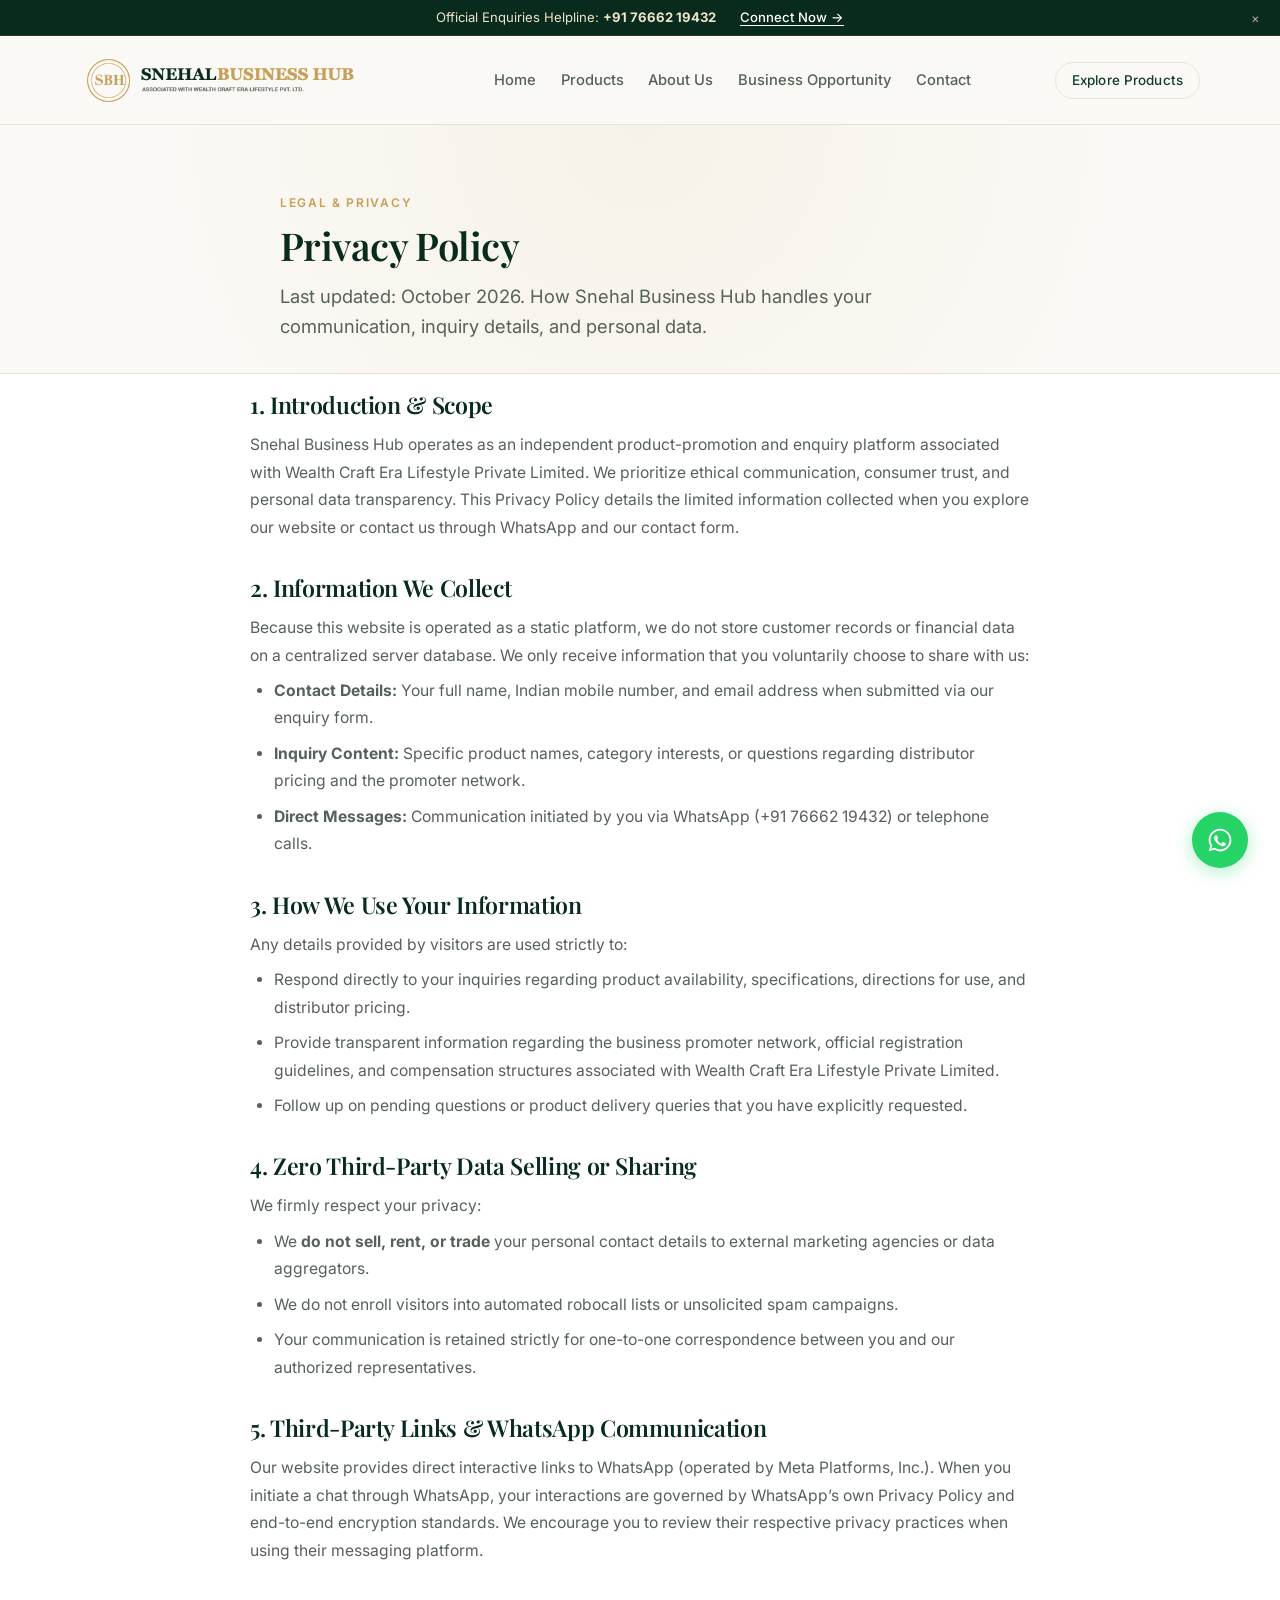
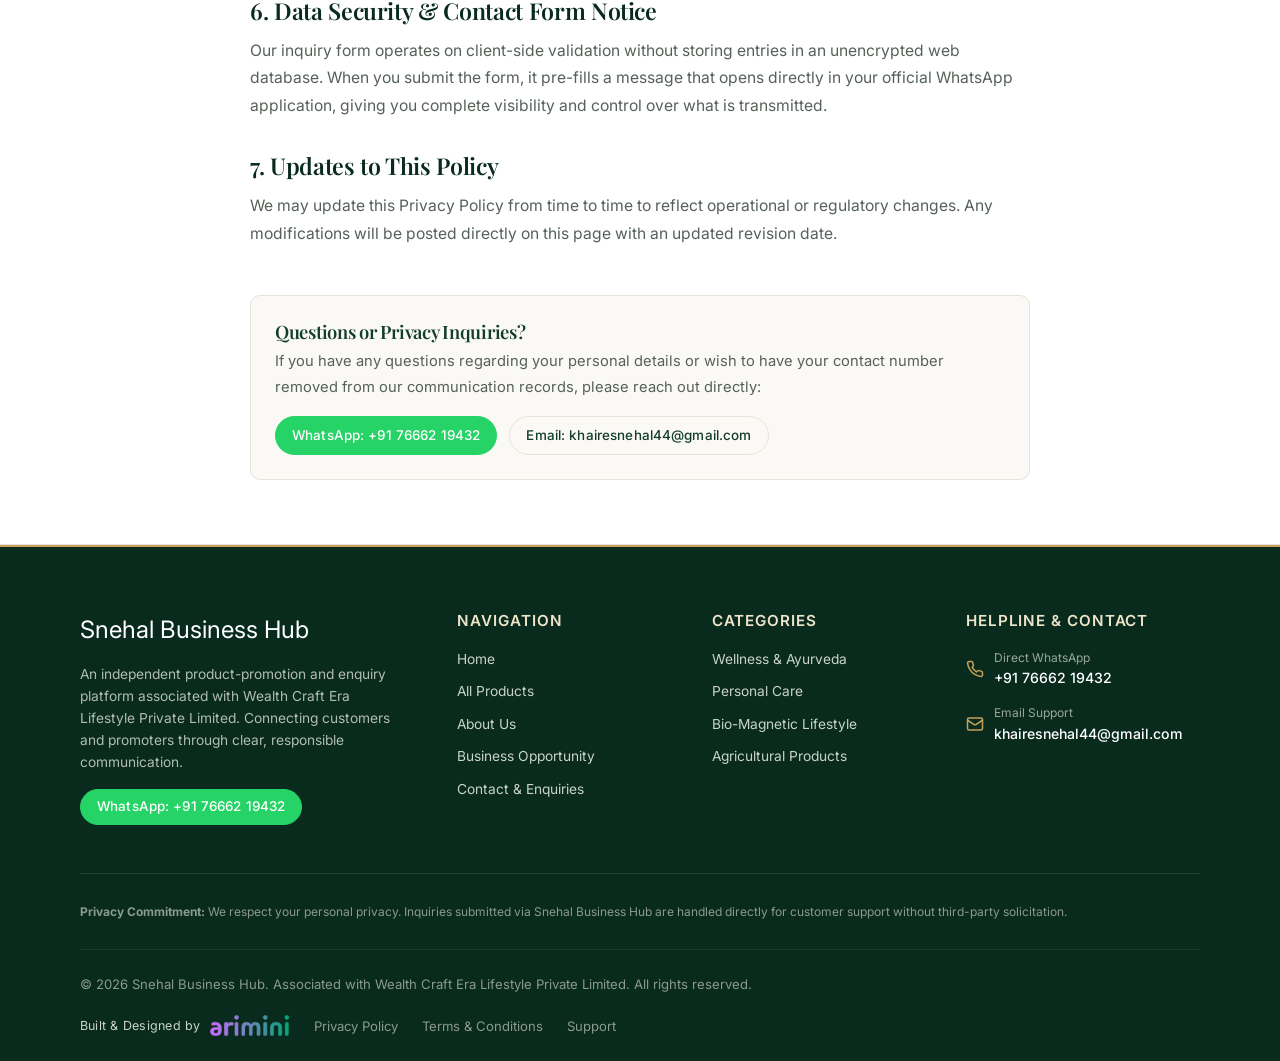
<file: privacy-policy.html>
<!DOCTYPE html>
<html lang="en">
<head>
  <meta charset="UTF-8" />
  <meta name="viewport" content="width=device-width, initial-scale=1.0" />
  <meta name="theme-color" content="#123D2A" />
  <title>Privacy Policy — Snehal Business Hub</title>
  <meta name="description" content="Privacy Policy for Snehal Business Hub. Learn how we handle product and promoter inquiries respectfully and securely." />
  <link rel="canonical" href="https://snehalbusinesshub.example.com/privacy-policy.html" />

  <!-- Open Graph -->
  <meta property="og:type" content="website" />
  <meta property="og:title" content="Privacy Policy — Snehal Business Hub" />
  <meta property="og:description" content="Transparent, responsible privacy guidelines for product inquiries and promoter networking." />
  <meta property="og:image" content="assets/images/logo.png" />

  <!-- Google Fonts -->
  <link rel="preconnect" href="https://fonts.googleapis.com" />
  <link rel="preconnect" href="https://fonts.gstatic.com" crossorigin />
  <link href="https://fonts.googleapis.com/css2?family=Inter:wght@400;500;600;700&family=Playfair+Display:ital,wght@0,600;0,700;1,500;1,600&display=swap" rel="stylesheet" />

  <!-- CSS Stylesheets -->
  <link rel="stylesheet" href="css/style.css" />
  <link rel="stylesheet" href="css/responsive.css" />
  <link rel="stylesheet" href="css/animations.css" />
</head>
<body>

  <!-- Dismissible Announcement Bar -->
  <aside class="announcement-bar" id="announcementBar" aria-label="Announcement">
    <div class="container">
      <span>Official Enquiries Helpline: <strong>+91 76662 19432</strong></span>
      <a href="contact.html" class="announcement-link">Connect Now &rarr;</a>
    </div>
    <button type="button" class="announcement-dismiss" id="dismissAnnouncement" aria-label="Dismiss announcement">&times;</button>
  </aside>

  <!-- Sticky Site Navigation -->
  <header class="site-header" role="banner">
    <div class="container nav-wrapper">
      <a href="index.html" class="brand-logo" aria-label="Snehal Business Hub Homepage">
        <img src="assets/images/logo.png" alt="Snehal Business Hub" />
      </a>

      <!-- Desktop Nav -->
      <nav class="desktop-nav" role="navigation" aria-label="Primary Navigation">
        <a href="index.html" class="nav-link">Home</a>
        <a href="products.html" class="nav-link">Products</a>
        <a href="about.html" class="nav-link">About Us</a>
        <a href="business-opportunity.html" class="nav-link">Business Opportunity</a>
        <a href="contact.html" class="nav-link">Contact</a>
      </nav>

      <!-- Desktop CTA -->
      <div class="header-cta-group">
        <a href="products.html" class="btn btn-secondary btn-sm">Explore Products</a>
        <button type="button" class="menu-toggle" id="menuToggle" aria-label="Toggle navigation menu" aria-expanded="false">
          <span class="hamburger-line"></span>
          <span class="hamburger-line"></span>
          <span class="hamburger-line"></span>
        </button>
      </div>
    </div>
  </header>

  <!-- Mobile Drawer -->
  <div class="mobile-nav-drawer" id="mobileNavDrawer" role="dialog" aria-modal="true" aria-label="Mobile Navigation">
    <div class="mobile-nav-panel">
      <div class="mobile-nav-header">
        <span class="brand-text-name" style="font-size: 1.15rem;">Menu</span>
        <button type="button" id="closeMobileNav" style="font-size: 1.5rem; color: var(--color-forest);" aria-label="Close menu">&times;</button>
      </div>
      <nav class="mobile-nav-links">
        <a href="index.html" class="nav-link">Home</a>
        <a href="products.html" class="nav-link">Products Catalog</a>
        <a href="about.html" class="nav-link">About Us</a>
        <a href="business-opportunity.html" class="nav-link">Business Opportunity</a>
        <a href="contact.html" class="nav-link">Contact</a>
      </nav>
      <div class="mobile-nav-cta">
        <a href="https://wa.me/917666219432" target="_blank" rel="noopener noreferrer" class="btn btn-whatsapp">
          Chat on WhatsApp
        </a>
      </div>
    </div>
  </div>

  <main>
    <!-- Page Header -->
    <section class="section-padding" style="background: radial-gradient(circle at 50% 0%, rgba(197, 160, 89, 0.08) 0%, transparent 70%), var(--color-ivory); padding-bottom: 2rem;">
      <div class="container text-center" style="max-width: 800px;">
        <span class="eyebrow">LEGAL &amp; PRIVACY</span>
        <h1 class="section-title">Privacy Policy</h1>
        <p class="lead-text" style="margin-top: 0.75rem;">
          Last updated: October 2026. How Snehal Business Hub handles your communication, inquiry details, and personal data.
        </p>
      </div>
    </section>

    <!-- Policy Content -->
    <section class="section-padding" style="padding-top: 1rem; background-color: #FFFFFF; border-top: 1px solid var(--color-border); border-bottom: 1px solid var(--color-border);">
      <div class="container" style="max-width: 860px;">
        <div style="display: flex; flex-direction: column; gap: 2rem; color: var(--color-text-secondary); line-height: 1.75; font-size: 0.98rem;">

          <div>
            <h2 style="font-size: 1.45rem; color: var(--color-forest-deep); margin-bottom: 0.75rem;">1. Introduction &amp; Scope</h2>
            <p>
              Snehal Business Hub operates as an independent product-promotion and enquiry platform associated with Wealth Craft Era Lifestyle Private Limited. We prioritize ethical communication, consumer trust, and personal data transparency. This Privacy Policy details the limited information collected when you explore our website or contact us through WhatsApp and our contact form.
            </p>
          </div>

          <div>
            <h2 style="font-size: 1.45rem; color: var(--color-forest-deep); margin-bottom: 0.75rem;">2. Information We Collect</h2>
            <p>
              Because this website is operated as a static platform, we do not store customer records or financial data on a centralized server database. We only receive information that you voluntarily choose to share with us:
            </p>
            <ul style="list-style: disc; margin-left: 1.5rem; margin-top: 0.5rem; display: flex; flex-direction: column; gap: 0.5rem;">
              <li><strong>Contact Details:</strong> Your full name, Indian mobile number, and email address when submitted via our enquiry form.</li>
              <li><strong>Inquiry Content:</strong> Specific product names, category interests, or questions regarding distributor pricing and the promoter network.</li>
              <li><strong>Direct Messages:</strong> Communication initiated by you via WhatsApp (+91 76662 19432) or telephone calls.</li>
            </ul>
          </div>

          <div>
            <h2 style="font-size: 1.45rem; color: var(--color-forest-deep); margin-bottom: 0.75rem;">3. How We Use Your Information</h2>
            <p>
              Any details provided by visitors are used strictly to:
            </p>
            <ul style="list-style: disc; margin-left: 1.5rem; margin-top: 0.5rem; display: flex; flex-direction: column; gap: 0.5rem;">
              <li>Respond directly to your inquiries regarding product availability, specifications, directions for use, and distributor pricing.</li>
              <li>Provide transparent information regarding the business promoter network, official registration guidelines, and compensation structures associated with Wealth Craft Era Lifestyle Private Limited.</li>
              <li>Follow up on pending questions or product delivery queries that you have explicitly requested.</li>
            </ul>
          </div>

          <div>
            <h2 style="font-size: 1.45rem; color: var(--color-forest-deep); margin-bottom: 0.75rem;">4. Zero Third-Party Data Selling or Sharing</h2>
            <p>
              We firmly respect your privacy:
            </p>
            <ul style="list-style: disc; margin-left: 1.5rem; margin-top: 0.5rem; display: flex; flex-direction: column; gap: 0.5rem;">
              <li>We <strong>do not sell, rent, or trade</strong> your personal contact details to external marketing agencies or data aggregators.</li>
              <li>We do not enroll visitors into automated robocall lists or unsolicited spam campaigns.</li>
              <li>Your communication is retained strictly for one-to-one correspondence between you and our authorized representatives.</li>
            </ul>
          </div>

          <div>
            <h2 style="font-size: 1.45rem; color: var(--color-forest-deep); margin-bottom: 0.75rem;">5. Third-Party Links &amp; WhatsApp Communication</h2>
            <p>
              Our website provides direct interactive links to WhatsApp (operated by Meta Platforms, Inc.). When you initiate a chat through WhatsApp, your interactions are governed by WhatsApp’s own Privacy Policy and end-to-end encryption standards. We encourage you to review their respective privacy practices when using their messaging platform.
            </p>
          </div>

          <div>
            <h2 style="font-size: 1.45rem; color: var(--color-forest-deep); margin-bottom: 0.75rem;">6. Data Security &amp; Contact Form Notice</h2>
            <p>
              Our inquiry form operates on client-side validation without storing entries in an unencrypted web database. When you submit the form, it pre-fills a message that opens directly in your official WhatsApp application, giving you complete visibility and control over what is transmitted.
            </p>
          </div>

          <div>
            <h2 style="font-size: 1.45rem; color: var(--color-forest-deep); margin-bottom: 0.75rem;">7. Updates to This Policy</h2>
            <p>
              We may update this Privacy Policy from time to time to reflect operational or regulatory changes. Any modifications will be posted directly on this page with an updated revision date.
            </p>
          </div>

          <div style="background: var(--color-ivory); border: 1px solid var(--color-border); border-radius: var(--radius-md); padding: 1.5rem; margin-top: 1rem;">
            <h3 style="font-size: 1.15rem; color: var(--color-forest); margin-bottom: 0.35rem;">Questions or Privacy Inquiries?</h3>
            <p style="font-size: 0.92rem; margin-bottom: 1rem;">
              If you have any questions regarding your personal details or wish to have your contact number removed from our communication records, please reach out directly:
            </p>
            <div style="display: flex; gap: 0.75rem; flex-wrap: wrap;">
              <a href="https://wa.me/917666219432" target="_blank" rel="noopener noreferrer" class="btn btn-whatsapp btn-sm">
                WhatsApp: +91 76662 19432
              </a>
              <a href="mailto:khairesnehal44@gmail.com" class="btn btn-secondary btn-sm">
                Email: khairesnehal44@gmail.com
              </a>
            </div>
          </div>

        </div>
      </div>
    </section>
  </main>

  <!-- SITE FOOTER -->
  <footer class="site-footer" role="contentinfo">
    <div class="container">
      <div class="footer-top-grid">
        <div class="footer-brand">
          <div class="brand-text-name" style="color: #FFFFFF; font-size: 1.5rem;">Snehal Business Hub</div>
          <p>
            An independent product-promotion and enquiry platform associated with Wealth Craft Era Lifestyle Private Limited. Connecting customers and promoters through clear, responsible communication.
          </p>
          <div style="margin-top: 1rem;">
            <a href="https://wa.me/917666219432" target="_blank" rel="noopener noreferrer" class="btn btn-whatsapp btn-sm">
              WhatsApp: +91 76662 19432
            </a>
          </div>
        </div>

        <div class="footer-column">
          <h4>Navigation</h4>
          <div class="footer-links">
            <a href="index.html">Home</a>
            <a href="products.html">All Products</a>
            <a href="about.html">About Us</a>
            <a href="business-opportunity.html">Business Opportunity</a>
            <a href="contact.html">Contact &amp; Enquiries</a>
          </div>
        </div>

        <div class="footer-column">
          <h4>Categories</h4>
          <div class="footer-links">
            <a href="products.html?category=wellness">Wellness &amp; Ayurveda</a>
            <a href="products.html?category=personal-care">Personal Care</a>
            <a href="products.html?category=biomagnetic">Bio-Magnetic Lifestyle</a>
            <a href="products.html?category=agriculture">Agricultural Products</a>
          </div>
        </div>

        <div class="footer-column">
          <h4>Helpline &amp; Contact</h4>
          <div class="footer-contact-item">
            <svg width="18" height="18" viewBox="0 0 24 24" fill="none" stroke="var(--color-gold)" stroke-width="2" stroke-linecap="round" stroke-linejoin="round">
              <path d="M22 16.92v3a2 2 0 0 1-2.18 2 19.79 19.79 0 0 1-8.63-3.07 19.5 19.5 0 0 1-6-6 19.79 19.79 0 0 1-3.07-8.67A2 2 0 0 1 4.11 2h3a2 2 0 0 1 2 1.72 12.84 12.84 0 0 0 .7 2.81 2 2 0 0 1-.45 2.11L8.09 9.91a16 16 0 0 0 6 6l1.27-1.27a2 2 0 0 1 2.11-.45 12.84 12.84 0 0 0 2.81.7A2 2 0 0 1 22 16.92z"/>
            </svg>
            <div>
              <div style="font-size: 0.75rem; color: #9AA69D;">Direct WhatsApp</div>
              <a href="https://wa.me/917666219432" target="_blank" rel="noopener noreferrer">+91 76662 19432</a>
            </div>
          </div>
          <div class="footer-contact-item">
            <svg width="18" height="18" viewBox="0 0 24 24" fill="none" stroke="var(--color-gold)" stroke-width="2" stroke-linecap="round" stroke-linejoin="round">
              <rect width="20" height="16" x="2" y="4" rx="2"/>
              <path d="m22 7-8.97 5.7a1.94 1.94 0 0 1-2.06 0L2 7"/>
            </svg>
            <div>
              <div style="font-size: 0.75rem; color: #9AA69D;">Email Support</div>
              <a href="mailto:khairesnehal44@gmail.com" style="word-break: break-all;">khairesnehal44@gmail.com</a>
            </div>
          </div>
        </div>
      </div>

      <div class="footer-disclaimer-wrap">
        <p>
          <strong>Privacy Commitment:</strong> We respect your personal privacy. Inquiries submitted via Snehal Business Hub are handled directly for customer support without third-party solicitation.
        </p>
      </div>

      <div class="footer-bottom">
        <div>&copy; <span id="currentYear"></span> Snehal Business Hub. Associated with Wealth Craft Era Lifestyle Private Limited. All rights reserved.</div>
        <div style="display: flex; align-items: center; gap: 1.5rem; flex-wrap: wrap;">
          <a href="https://www.arimini.in" target="_blank" rel="noopener noreferrer" class="footer-credit-arimini" title="Built & Designed by Arimini">
            <span class="credit-label">Built &amp; Designed by</span>
            <img src="assets/images/arimini.png" alt="Arimini" class="arimini-logo-img" onerror="this.onerror=null; this.src='https://www.arimini.in/arimini.png';" />
          </a>
          <a href="privacy-policy.html">Privacy Policy</a>
          <a href="terms-and-conditions.html">Terms &amp; Conditions</a>
          <a href="contact.html">Support</a>
        </div>
      </div>
    </div>
  </footer>

  <!-- Floating WhatsApp Quick Action Button -->
  <a href="https://wa.me/917666219432" target="_blank" rel="noopener noreferrer" class="floating-whatsapp-btn pulse-whatsapp" aria-label="Chat on WhatsApp">
    <span class="floating-whatsapp-tooltip">Chat with us on WhatsApp</span>
    <img src="assets/icons/whatsapp-official.svg" alt="WhatsApp" width="34" height="34" />
  </a>

  <!-- Back to Top Button -->
  <button type="button" class="back-to-top" id="backToTop" aria-label="Back to top">
    <svg width="20" height="20" viewBox="0 0 24 24" fill="none" stroke="currentColor" stroke-width="2" stroke-linecap="round" stroke-linejoin="round">
      <line x1="12" y1="19" x2="12" y2="5"></line>
      <polyline points="5 12 12 5 19 12"></polyline>
    </svg>
  </button>

  <!-- Scripts -->
  <script src="js/products.js"></script>
  <script src="js/main.js"></script>
</body>
</html>
</file>
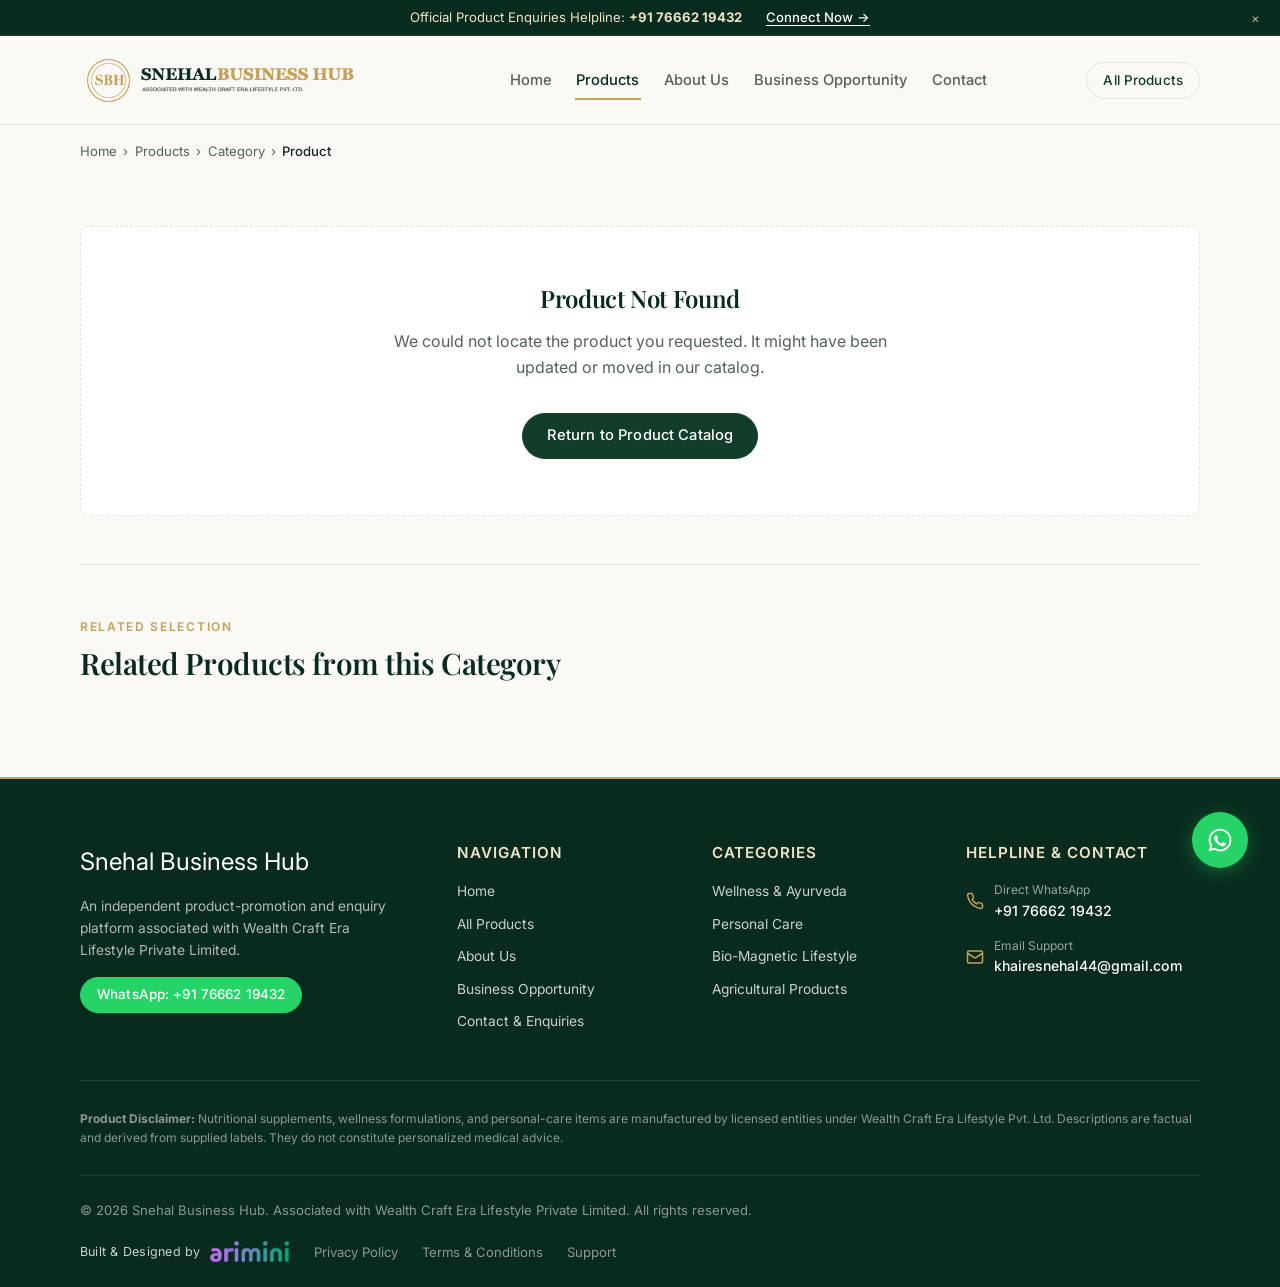
<file: product-details.html>
<!DOCTYPE html>
<html lang="en">
<head>
  <meta charset="UTF-8" />
  <meta name="viewport" content="width=device-width, initial-scale=1.0" />
  <meta name="theme-color" content="#123D2A" />
  <title>Product Details — Snehal Business Hub</title>
  <meta name="description" content="View verified product specifications, benefits, directions for use, and submit direct enquiries via WhatsApp with Snehal Business Hub." />
  <link rel="canonical" href="https://snehalbusinesshub.example.com/product-details.html" />

  <!-- Open Graph -->
  <meta property="og:type" content="article" />
  <meta property="og:title" content="Product Details — Snehal Business Hub" />
  <meta property="og:description" content="Verified details, usage directions, and WhatsApp enquiry for Wealth Craft Era Lifestyle products." />
  <meta property="og:image" content="assets/images/logo.png" />

  <!-- Google Fonts -->
  <link rel="preconnect" href="https://fonts.googleapis.com" />
  <link rel="preconnect" href="https://fonts.gstatic.com" crossorigin />
  <link href="https://fonts.googleapis.com/css2?family=Inter:wght@400;500;600;700&family=Playfair+Display:ital,wght@0,600;0,700;1,500;1,600&display=swap" rel="stylesheet" />

  <!-- CSS Stylesheets -->
  <link rel="stylesheet" href="css/style.css" />
  <link rel="stylesheet" href="css/responsive.css" />
  <link rel="stylesheet" href="css/animations.css" />
</head>
<body>

  <!-- Announcement Bar -->
  <aside class="announcement-bar" id="announcementBar" aria-label="Announcement">
    <div class="container">
      <span>Official Product Enquiries Helpline: <strong>+91 76662 19432</strong></span>
      <a href="contact.html" class="announcement-link">Connect Now &rarr;</a>
    </div>
    <button type="button" class="announcement-dismiss" id="dismissAnnouncement" aria-label="Dismiss announcement">&times;</button>
  </aside>

  <!-- Sticky Site Navigation -->
  <header class="site-header" role="banner">
    <div class="container nav-wrapper">
      <a href="index.html" class="brand-logo" aria-label="Snehal Business Hub Homepage">
        <img src="assets/images/logo.png" alt="Snehal Business Hub" />
      </a>

      <!-- Desktop Nav -->
      <nav class="desktop-nav" role="navigation" aria-label="Primary Navigation">
        <a href="index.html" class="nav-link">Home</a>
        <a href="products.html" class="nav-link active">Products</a>
        <a href="about.html" class="nav-link">About Us</a>
        <a href="business-opportunity.html" class="nav-link">Business Opportunity</a>
        <a href="contact.html" class="nav-link">Contact</a>
      </nav>

      <!-- Desktop CTA -->
      <div class="header-cta-group">
        <a href="products.html" class="btn btn-secondary btn-sm">All Products</a>
        <button type="button" class="menu-toggle" id="menuToggle" aria-label="Toggle navigation menu" aria-expanded="false">
          <span class="hamburger-line"></span>
          <span class="hamburger-line"></span>
          <span class="hamburger-line"></span>
        </button>
      </div>
    </div>
  </header>

  <!-- Mobile Drawer -->
  <div class="mobile-nav-drawer" id="mobileNavDrawer" role="dialog" aria-modal="true" aria-label="Mobile Navigation">
    <div class="mobile-nav-panel">
      <div class="mobile-nav-header">
        <span class="brand-text-name" style="font-size: 1.15rem;">Menu</span>
        <button type="button" id="closeMobileNav" style="font-size: 1.5rem; color: var(--color-forest);" aria-label="Close menu">&times;</button>
      </div>
      <nav class="mobile-nav-links">
        <a href="index.html" class="nav-link">Home</a>
        <a href="products.html" class="nav-link active">Products Catalog</a>
        <a href="about.html" class="nav-link">About Us</a>
        <a href="business-opportunity.html" class="nav-link">Business Opportunity</a>
        <a href="contact.html" class="nav-link">Contact</a>
      </nav>
      <div class="mobile-nav-cta">
        <a href="https://wa.me/917666219432" target="_blank" rel="noopener noreferrer" class="btn btn-whatsapp">
          Chat on WhatsApp
        </a>
      </div>
    </div>
  </div>

  <main>
    <div class="container">
      <!-- Breadcrumb Navigation -->
      <nav class="breadcrumb-nav" aria-label="Breadcrumbs">
        <a href="index.html">Home</a>
        <span>&rsaquo;</span>
        <a href="products.html">Products</a>
        <span>&rsaquo;</span>
        <a href="products.html" id="breadcrumbCategory">Category</a>
        <span>&rsaquo;</span>
        <span id="breadcrumbCurrentProduct" style="color: var(--color-text-primary); font-weight: 500;">Product</span>
      </nav>

      <!-- Main Product Details Container (Loaded dynamically from js/product-details.js) -->
      <section id="productDetailsContainer" aria-live="polite">
        <div style="text-align: center; padding: 4rem 0;">
          <p class="lead-text">Loading product details...</p>
        </div>
      </section>

      <!-- Related Products from Same Category -->
      <section id="relatedProductsSection" class="section-padding" style="border-top: 1px solid var(--color-border); padding-top: 3rem;">
        <div class="section-header text-left" style="margin-bottom: 2rem;">
          <span class="eyebrow">RELATED SELECTION</span>
          <h2 class="section-title" style="font-size: 1.85rem;">Related Products from this Category</h2>
        </div>
        <div class="product-grid" id="relatedProductsGrid">
          <!-- Rendered dynamically -->
        </div>
      </section>
    </div>
  </main>

  <!-- SITE FOOTER -->
  <footer class="site-footer" role="contentinfo">
    <div class="container">
      <div class="footer-top-grid">
        <div class="footer-brand">
          <div class="brand-text-name" style="color: #FFFFFF; font-size: 1.5rem;">Snehal Business Hub</div>
          <p>
            An independent product-promotion and enquiry platform associated with Wealth Craft Era Lifestyle Private Limited.
          </p>
          <div style="margin-top: 1rem;">
            <a href="https://wa.me/917666219432" target="_blank" rel="noopener noreferrer" class="btn btn-whatsapp btn-sm">
              WhatsApp: +91 76662 19432
            </a>
          </div>
        </div>

        <div class="footer-column">
          <h4>Navigation</h4>
          <div class="footer-links">
            <a href="index.html">Home</a>
            <a href="products.html">All Products</a>
            <a href="about.html">About Us</a>
            <a href="business-opportunity.html">Business Opportunity</a>
            <a href="contact.html">Contact &amp; Enquiries</a>
          </div>
        </div>

        <div class="footer-column">
          <h4>Categories</h4>
          <div class="footer-links">
            <a href="products.html?category=wellness">Wellness &amp; Ayurveda</a>
            <a href="products.html?category=personal-care">Personal Care</a>
            <a href="products.html?category=biomagnetic">Bio-Magnetic Lifestyle</a>
            <a href="products.html?category=agriculture">Agricultural Products</a>
          </div>
        </div>

        <div class="footer-column">
          <h4>Helpline &amp; Contact</h4>
          <div class="footer-contact-item">
            <svg width="18" height="18" viewBox="0 0 24 24" fill="none" stroke="var(--color-gold)" stroke-width="2" stroke-linecap="round" stroke-linejoin="round">
              <path d="M22 16.92v3a2 2 0 0 1-2.18 2 19.79 19.79 0 0 1-8.63-3.07 19.5 19.5 0 0 1-6-6 19.79 19.79 0 0 1-3.07-8.67A2 2 0 0 1 4.11 2h3a2 2 0 0 1 2 1.72 12.84 12.84 0 0 0 .7 2.81 2 2 0 0 1-.45 2.11L8.09 9.91a16 16 0 0 0 6 6l1.27-1.27a2 2 0 0 1 2.11-.45 12.84 12.84 0 0 0 2.81.7A2 2 0 0 1 22 16.92z"/>
            </svg>
            <div>
              <div style="font-size: 0.75rem; color: #9AA69D;">Direct WhatsApp</div>
              <a href="https://wa.me/917666219432" target="_blank" rel="noopener noreferrer">+91 76662 19432</a>
            </div>
          </div>
          <div class="footer-contact-item">
            <svg width="18" height="18" viewBox="0 0 24 24" fill="none" stroke="var(--color-gold)" stroke-width="2" stroke-linecap="round" stroke-linejoin="round">
              <rect width="20" height="16" x="2" y="4" rx="2"/>
              <path d="m22 7-8.97 5.7a1.94 1.94 0 0 1-2.06 0L2 7"/>
            </svg>
            <div>
              <div style="font-size: 0.75rem; color: #9AA69D;">Email Support</div>
              <a href="mailto:khairesnehal44@gmail.com" style="word-break: break-all;">khairesnehal44@gmail.com</a>
            </div>
          </div>
        </div>
      </div>

      <div class="footer-disclaimer-wrap">
        <p>
          <strong>Product Disclaimer:</strong> Nutritional supplements, wellness formulations, and personal-care items are manufactured by licensed entities under Wealth Craft Era Lifestyle Pvt. Ltd. Descriptions are factual and derived from supplied labels. They do not constitute personalized medical advice.
        </p>
      </div>

      <div class="footer-bottom">
        <div>&copy; <span id="currentYear"></span> Snehal Business Hub. Associated with Wealth Craft Era Lifestyle Private Limited. All rights reserved.</div>
        <div style="display: flex; align-items: center; gap: 1.5rem; flex-wrap: wrap;">
          <a href="https://www.arimini.in" target="_blank" rel="noopener noreferrer" class="footer-credit-arimini" title="Built & Designed by Arimini">
            <span class="credit-label">Built &amp; Designed by</span>
            <img src="assets/images/arimini.png" alt="Arimini" class="arimini-logo-img" onerror="this.onerror=null; this.src='https://www.arimini.in/arimini.png';" />
          </a>
          <a href="privacy-policy.html">Privacy Policy</a>
          <a href="terms-and-conditions.html">Terms &amp; Conditions</a>
          <a href="contact.html">Support</a>
        </div>
      </div>
    </div>
  </footer>

  <!-- Floating WhatsApp Quick Action Button -->
  <a href="https://wa.me/917666219432" target="_blank" rel="noopener noreferrer" class="floating-whatsapp-btn pulse-whatsapp" aria-label="Chat on WhatsApp">
    <span class="floating-whatsapp-tooltip">Chat with us on WhatsApp</span>
    <img src="assets/icons/whatsapp-official.svg" alt="WhatsApp" width="34" height="34" />
  </a>

  <!-- Back to Top Button -->
  <button type="button" class="back-to-top" id="backToTop" aria-label="Back to top">
    <svg width="20" height="20" viewBox="0 0 24 24" fill="none" stroke="currentColor" stroke-width="2" stroke-linecap="round" stroke-linejoin="round">
      <line x1="12" y1="19" x2="12" y2="5"></line>
      <polyline points="5 12 12 5 19 12"></polyline>
    </svg>
  </button>

  <!-- Scripts -->
  <script src="js/products.js"></script>
  <script src="js/catalog-controller.js"></script>
  <script src="js/product-details.js"></script>
  <script src="js/main.js"></script>
</body>
</html>
</file>
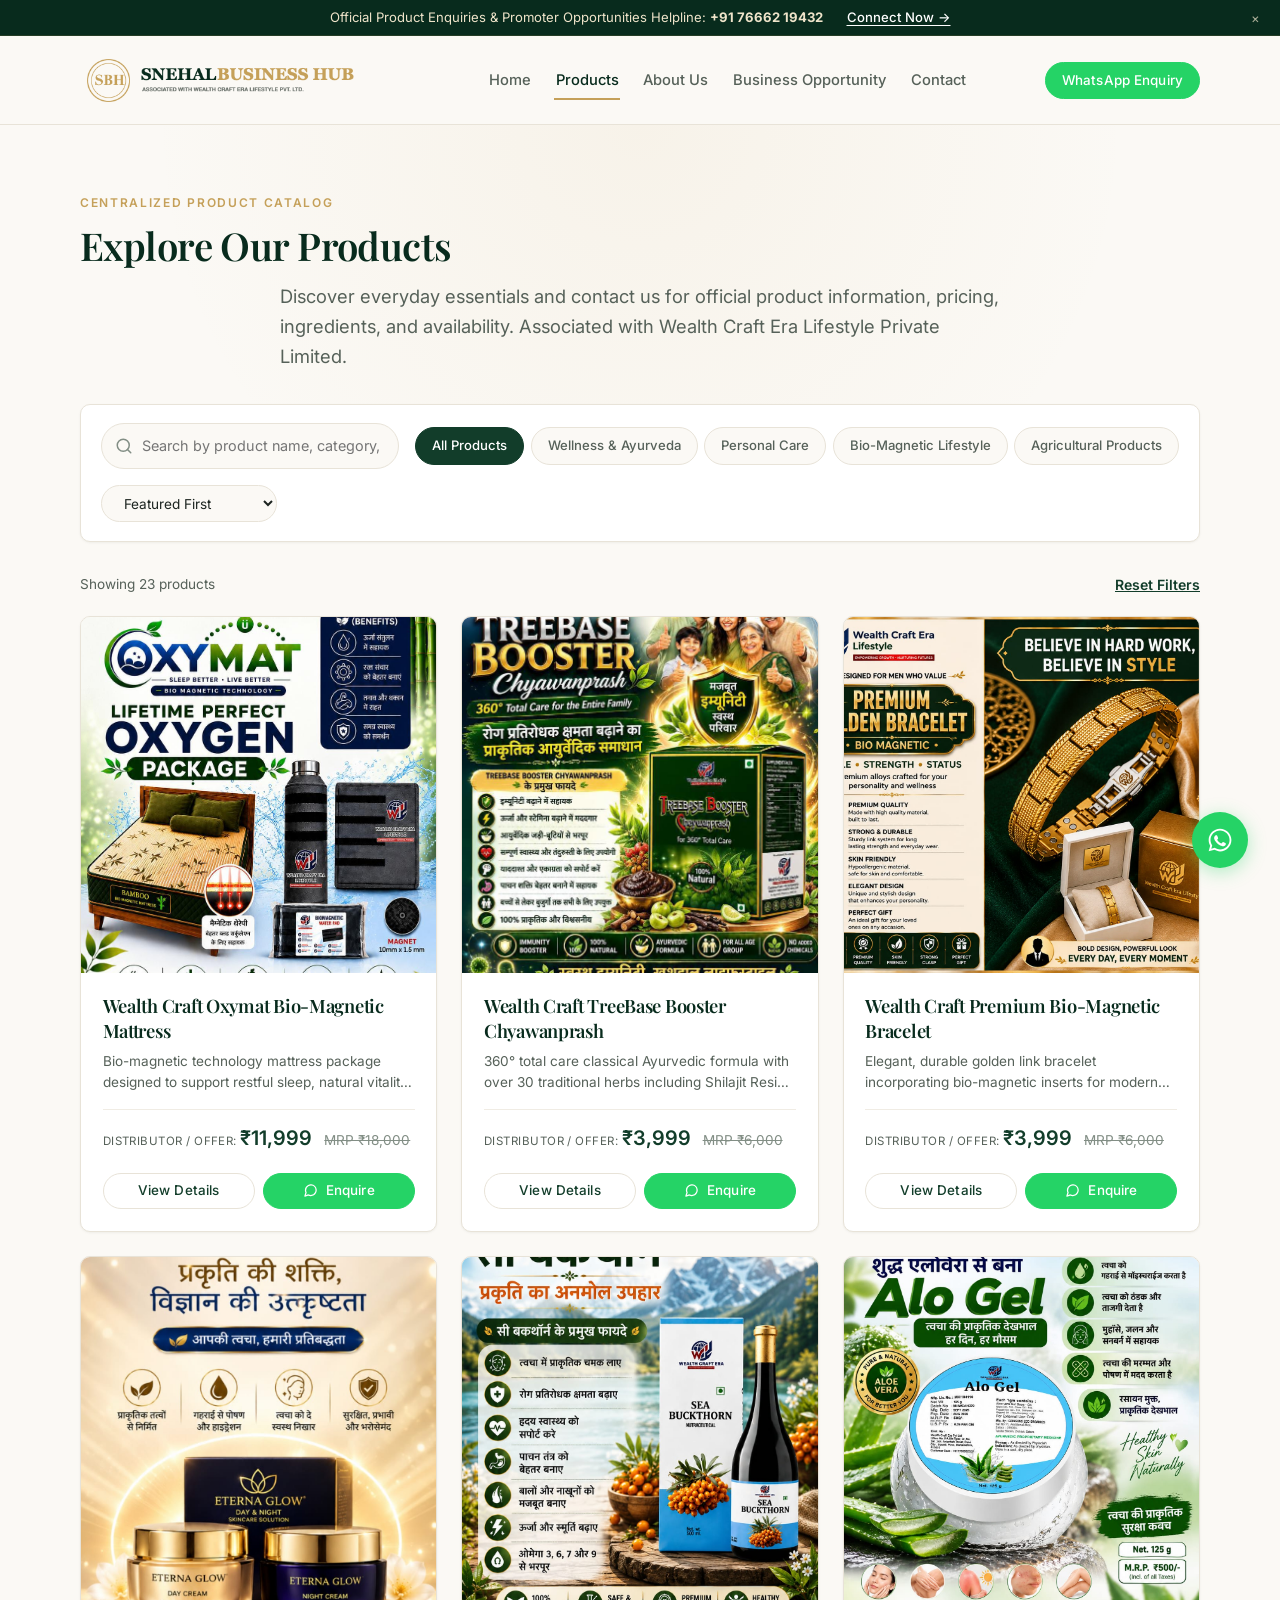
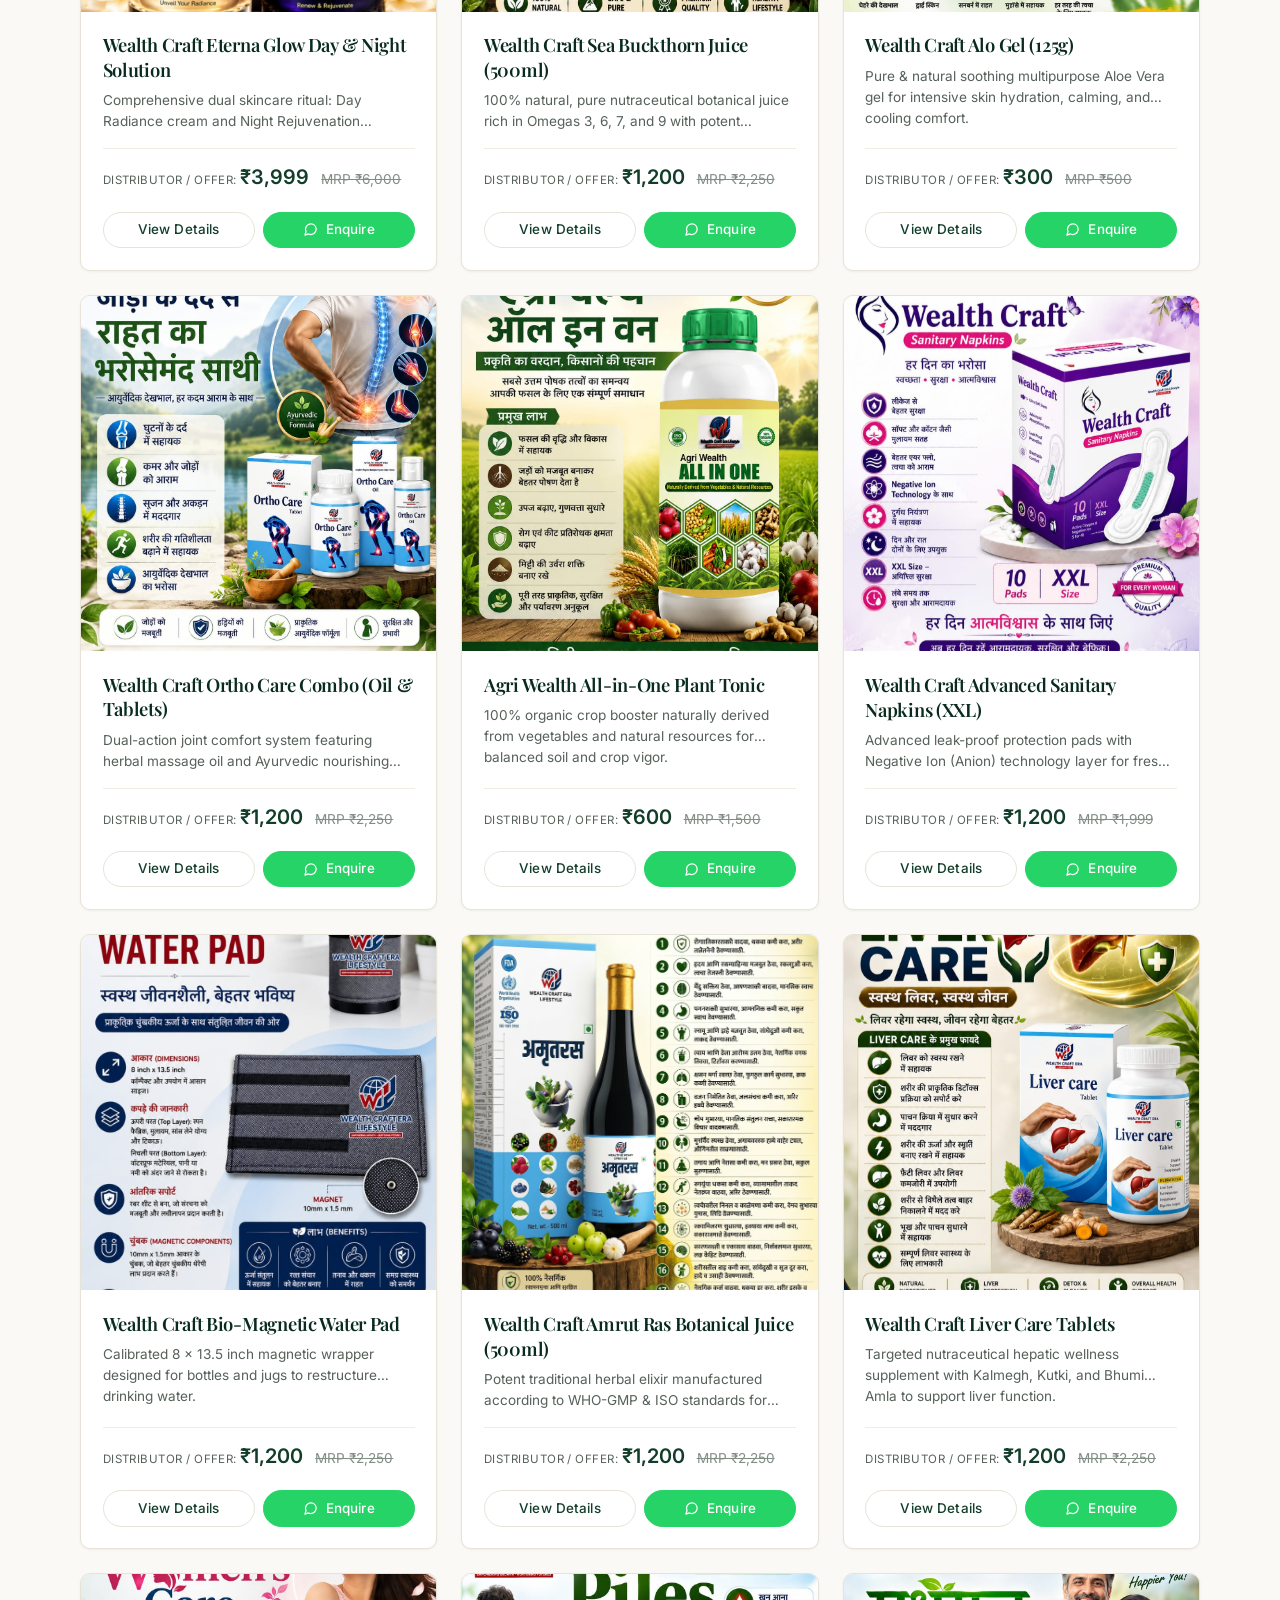
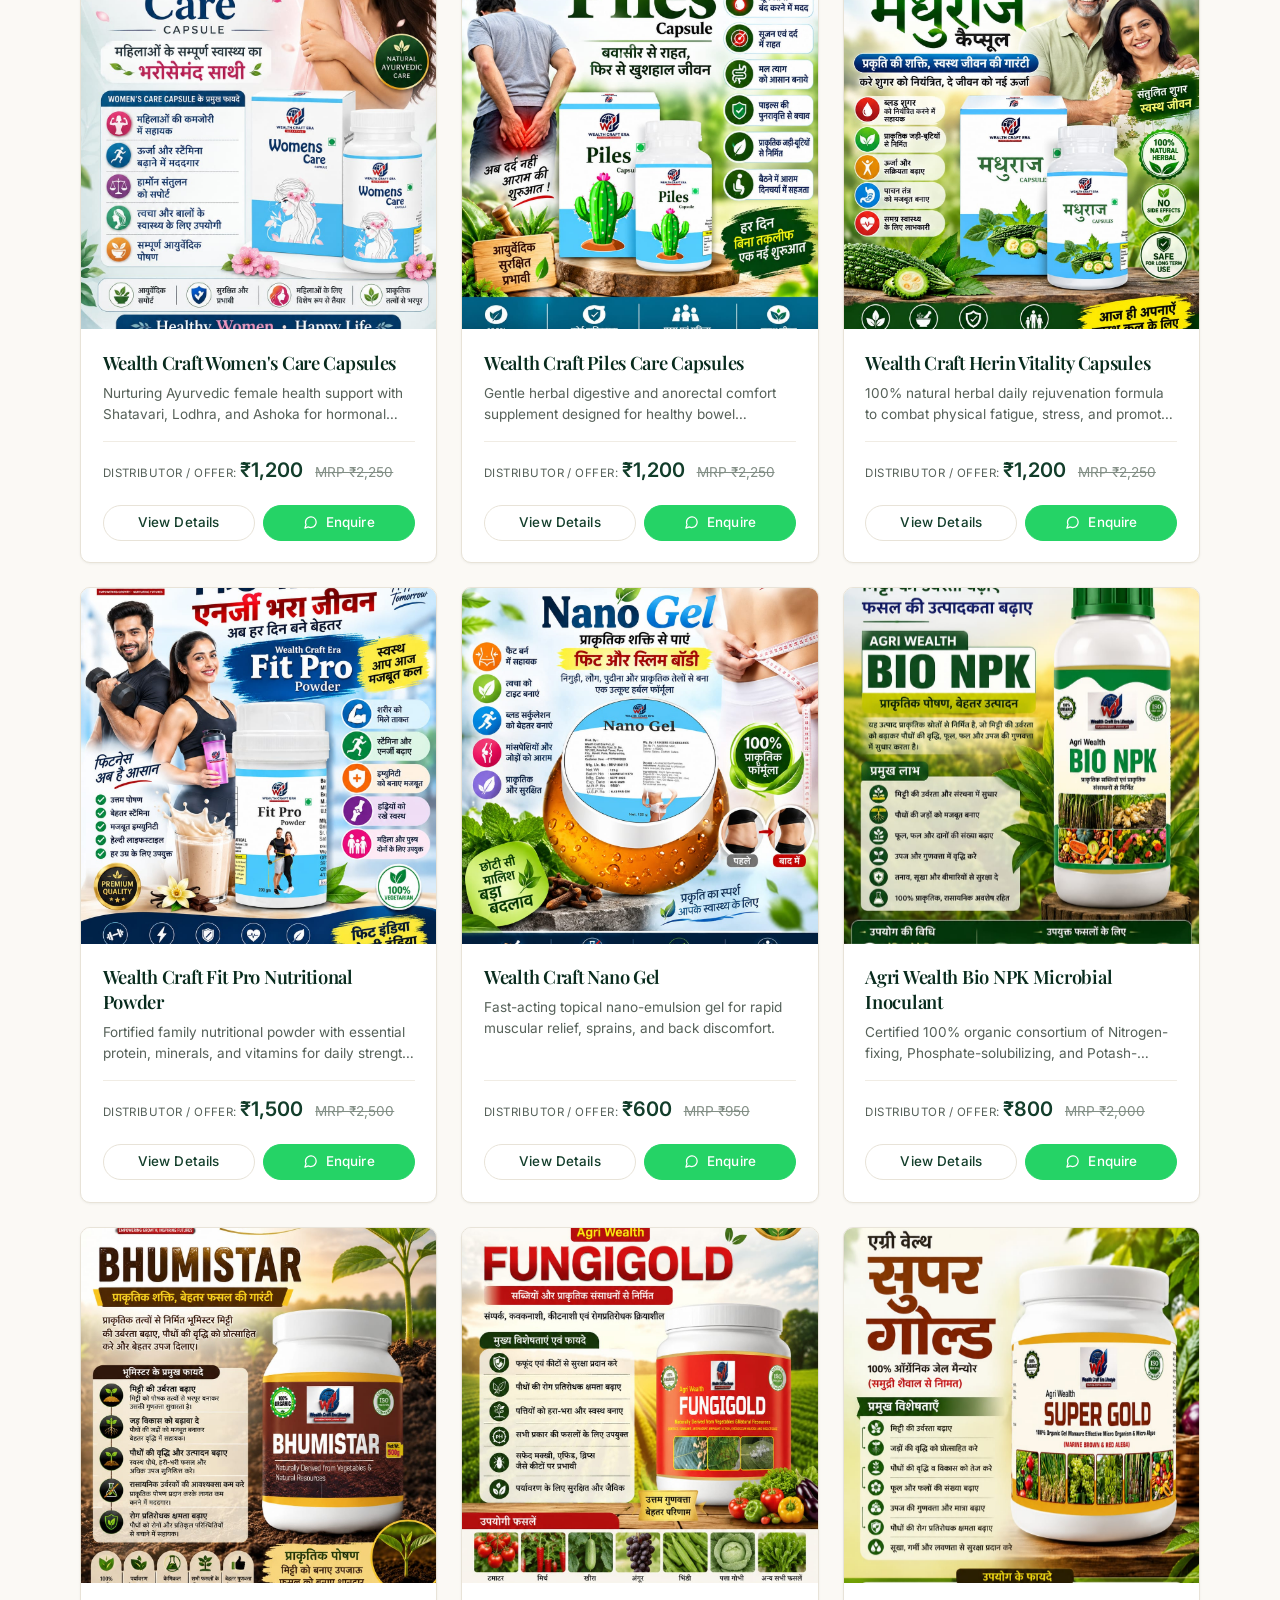
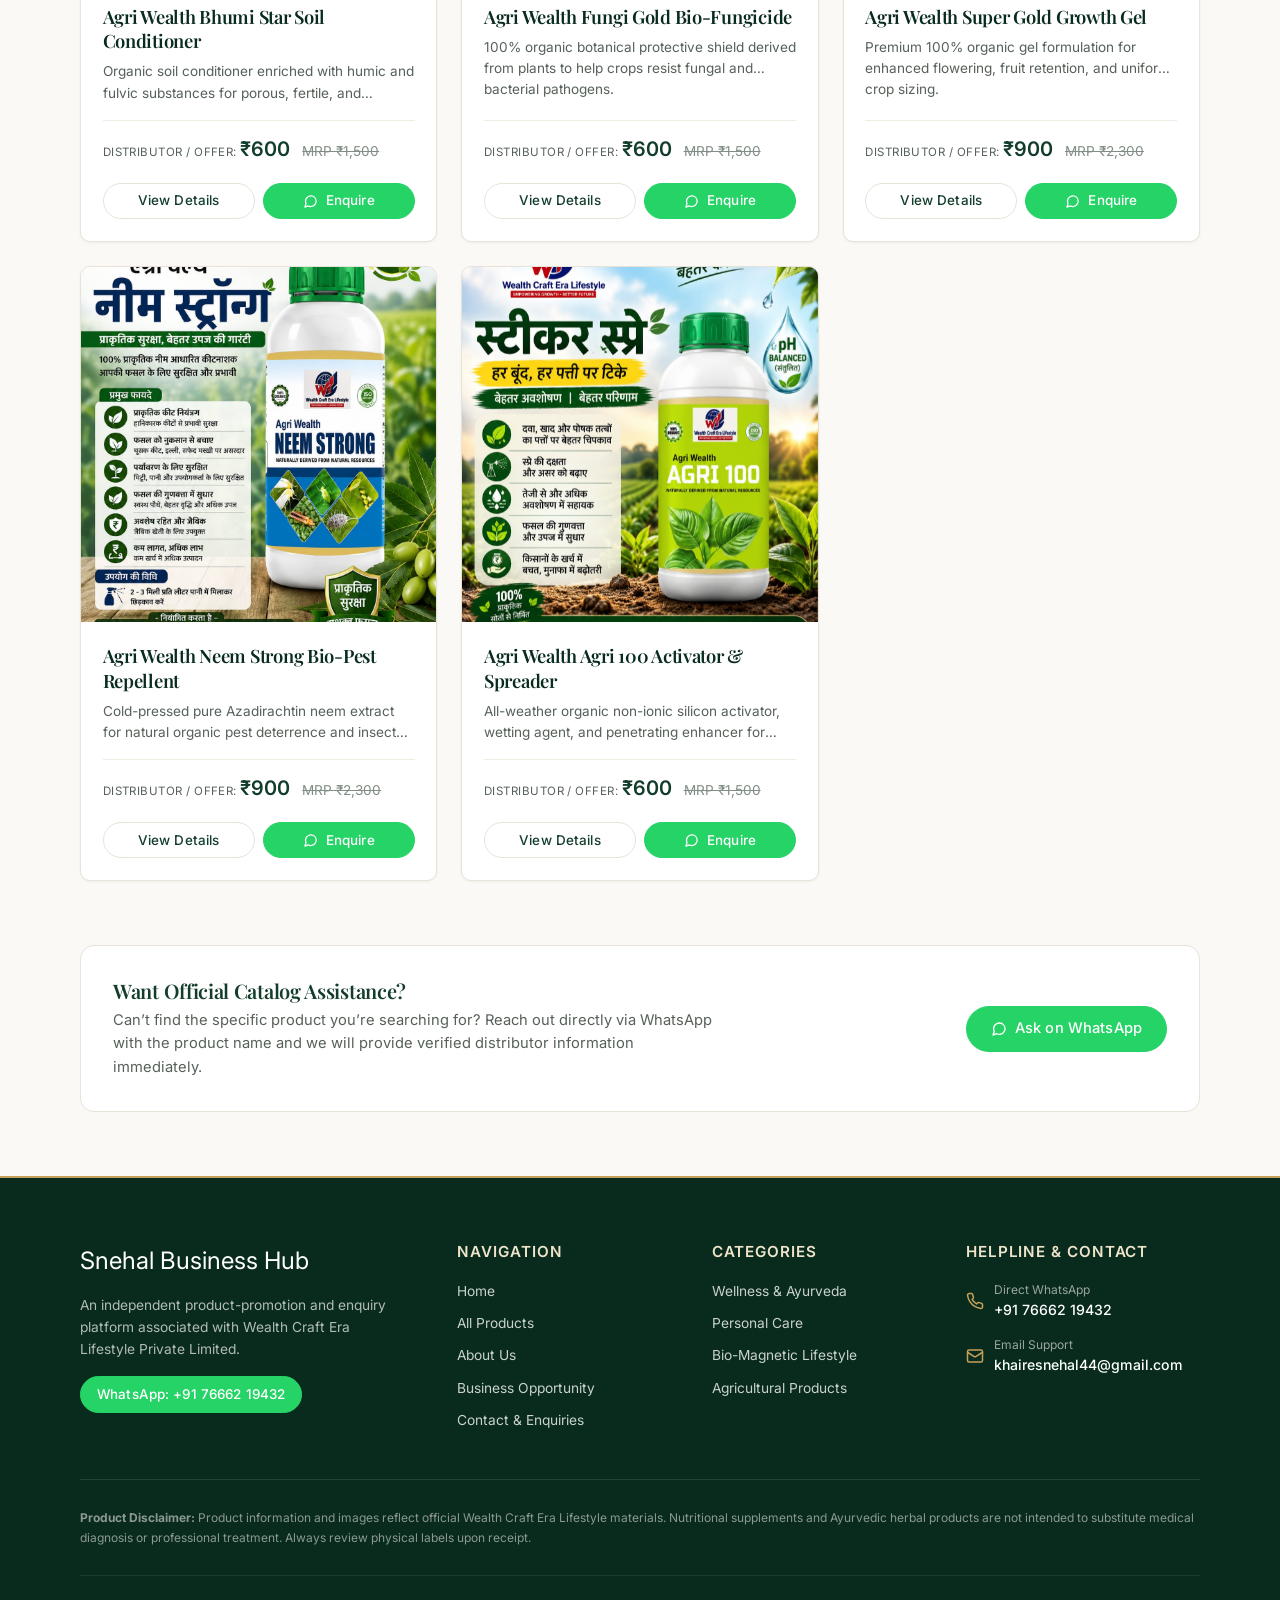
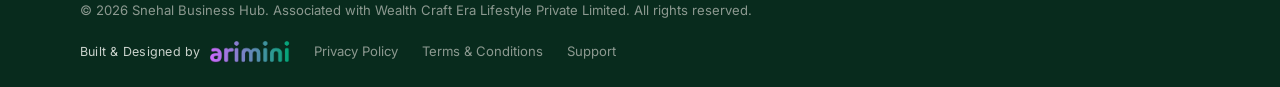
<file: products.html>
<!DOCTYPE html>
<html lang="en">
<head>
  <meta charset="UTF-8" />
  <meta name="viewport" content="width=device-width, initial-scale=1.0" />
  <meta name="theme-color" content="#123D2A" />
  <title>Explore Our Products — Snehal Business Hub</title>
  <meta name="description" content="Discover products and contact us for official product information, pricing, and availability. Ayurvedic healthcare, personal care, bio-magnetic lifestyle, and organic agriculture." />
  <link rel="canonical" href="https://snehalbusinesshub.example.com/products.html" />

  <!-- Open Graph -->
  <meta property="og:type" content="website" />
  <meta property="og:title" content="Product Catalog — Snehal Business Hub" />
  <meta property="og:description" content="Explore Ayurvedic care, personal care essentials, bio-magnetic wellness, and organic agriculture." />
  <meta property="og:image" content="assets/images/logo.png" />

  <!-- Google Fonts -->
  <link rel="preconnect" href="https://fonts.googleapis.com" />
  <link rel="preconnect" href="https://fonts.gstatic.com" crossorigin />
  <link href="https://fonts.googleapis.com/css2?family=Inter:wght@400;500;600;700&family=Playfair+Display:ital,wght@0,600;0,700;1,500;1,600&display=swap" rel="stylesheet" />

  <!-- CSS Stylesheets -->
  <link rel="stylesheet" href="css/style.css" />
  <link rel="stylesheet" href="css/responsive.css" />
  <link rel="stylesheet" href="css/animations.css" />
</head>
<body>

  <!-- Announcement Bar -->
  <aside class="announcement-bar" id="announcementBar" aria-label="Announcement">
    <div class="container">
      <span>Official Product Enquiries &amp; Promoter Opportunities Helpline: <strong>+91 76662 19432</strong></span>
      <a href="contact.html" class="announcement-link">Connect Now &rarr;</a>
    </div>
    <button type="button" class="announcement-dismiss" id="dismissAnnouncement" aria-label="Dismiss announcement">&times;</button>
  </aside>

  <!-- Sticky Site Navigation -->
  <header class="site-header" role="banner">
    <div class="container nav-wrapper">
      <a href="index.html" class="brand-logo" aria-label="Snehal Business Hub Homepage">
        <img src="assets/images/logo.png" alt="Snehal Business Hub" />
      </a>

      <!-- Desktop Nav -->
      <nav class="desktop-nav" role="navigation" aria-label="Primary Navigation">
        <a href="index.html" class="nav-link">Home</a>
        <a href="products.html" class="nav-link active">Products</a>
        <a href="about.html" class="nav-link">About Us</a>
        <a href="business-opportunity.html" class="nav-link">Business Opportunity</a>
        <a href="contact.html" class="nav-link">Contact</a>
      </nav>

      <!-- Desktop CTA -->
      <div class="header-cta-group">
        <a href="https://wa.me/917666219432" target="_blank" rel="noopener noreferrer" class="btn btn-whatsapp btn-sm">
          WhatsApp Enquiry
        </a>
        <button type="button" class="menu-toggle" id="menuToggle" aria-label="Toggle navigation menu" aria-expanded="false">
          <span class="hamburger-line"></span>
          <span class="hamburger-line"></span>
          <span class="hamburger-line"></span>
        </button>
      </div>
    </div>
  </header>

  <!-- Mobile Drawer -->
  <div class="mobile-nav-drawer" id="mobileNavDrawer" role="dialog" aria-modal="true" aria-label="Mobile Navigation">
    <div class="mobile-nav-panel">
      <div class="mobile-nav-header">
        <span class="brand-text-name" style="font-size: 1.15rem;">Menu</span>
        <button type="button" id="closeMobileNav" style="font-size: 1.5rem; color: var(--color-forest);" aria-label="Close menu">&times;</button>
      </div>
      <nav class="mobile-nav-links">
        <a href="index.html" class="nav-link">Home</a>
        <a href="products.html" class="nav-link active">Products Catalog</a>
        <a href="about.html" class="nav-link">About Us</a>
        <a href="business-opportunity.html" class="nav-link">Business Opportunity</a>
        <a href="contact.html" class="nav-link">Contact</a>
      </nav>
      <div class="mobile-nav-cta">
        <a href="https://wa.me/917666219432" target="_blank" rel="noopener noreferrer" class="btn btn-whatsapp">
          Chat on WhatsApp
        </a>
      </div>
    </div>
  </div>

  <main>
    <!-- Catalog Hero / Header -->
    <section class="section-padding" style="background: radial-gradient(circle at 50% 0%, rgba(201, 164, 92, 0.08) 0%, transparent 70%), var(--color-ivory); padding-bottom: 2rem;">
      <div class="container text-center">
        <span class="eyebrow">CENTRALIZED PRODUCT CATALOG</span>
        <h1 class="section-title">Explore Our Products</h1>
        <p class="lead-text" style="max-width: 720px; margin: 0.75rem auto 0;">
          Discover everyday essentials and contact us for official product information, pricing, ingredients, and availability. Associated with Wealth Craft Era Lifestyle Private Limited.
        </p>
      </div>
    </section>

    <!-- Catalog Controls & Products Section -->
    <section class="section-padding" style="padding-top: 0;">
      <div class="container">
        <!-- Interactive Toolbar: Search, Category Pills, Sort -->
        <div class="catalog-toolbar">
          <!-- Search -->
          <div class="search-box-wrap">
            <svg class="search-icon" width="18" height="18" viewBox="0 0 24 24" fill="none" stroke="currentColor" stroke-width="2" stroke-linecap="round" stroke-linejoin="round">
              <circle cx="11" cy="11" r="8"></circle>
              <line x1="21" y1="21" x2="16.65" y2="16.65"></line>
            </svg>
            <input 
              type="text" 
              id="productSearchInput" 
              class="search-input" 
              placeholder="Search by product name, category, or keyword..."
              aria-label="Search products"
            />
          </div>

          <!-- Category Pills -->
          <div class="category-pills" id="categoryPills" role="tablist" aria-label="Filter products by category">
            <!-- Dynamic via JS -->
          </div>

          <!-- Sort -->
          <div class="sort-select-wrap">
            <select id="productSortSelect" aria-label="Sort products">
              <option value="featured">Featured First</option>
              <option value="alpha-asc">Name (A &rarr; Z)</option>
              <option value="alpha-desc">Name (Z &rarr; A)</option>
              <option value="price-low">Price: Low to High</option>
              <option value="price-high">Price: High to Low</option>
            </select>
          </div>
        </div>

        <!-- Catalog Status Bar -->
        <div class="catalog-status-bar">
          <span id="productCountDisplay">Loading catalog...</span>
          <button type="button" id="clearFiltersBtn" style="color: var(--color-forest); font-size: 0.88rem; font-weight: 600; text-decoration: underline;">
            Reset Filters
          </button>
        </div>

        <!-- Dynamic Product Grid -->
        <div class="product-grid" id="productsGrid" aria-live="polite">
          <!-- Rendered dynamically by js/catalog-controller.js -->
        </div>

        <!-- Guidance Box -->
        <div style="margin-top: 4rem; background: #FFFFFF; border: 1px solid var(--color-border); border-radius: var(--radius-lg); padding: 2rem; display: flex; flex-wrap: wrap; align-items: center; justify-content: space-between; gap: 1.5rem;">
          <div>
            <h3 style="font-size: 1.25rem; color: var(--color-forest); margin-bottom: 0.35rem;">Want Official Catalog Assistance?</h3>
            <p style="color: var(--color-text-secondary); font-size: 0.92rem; max-width: 600px;">
              Can’t find the specific product you’re searching for? Reach out directly via WhatsApp with the product name and we will provide verified distributor information immediately.
            </p>
          </div>
          <a href="https://wa.me/917666219432?text=Hello%20Snehal%20Business%20Hub%2C%20I%20have%20a%20question%20regarding%20products%20availability." target="_blank" rel="noopener noreferrer" class="btn btn-whatsapp">
            <svg width="16" height="16" viewBox="0 0 24 24" fill="none" stroke="currentColor" stroke-width="2" stroke-linecap="round" stroke-linejoin="round">
              <path d="M21 11.5a8.38 8.38 0 0 1-.9 3.8 8.5 8.5 0 0 1-7.6 4.7 8.38 8.38 0 0 1-3.8-.9L3 21l1.9-5.7a8.38 8.38 0 0 1-.9-3.8 8.5 8.5 0 0 1 4.7-7.6 8.38 8.38 0 0 1 3.8-.9h.5a8.48 8.48 0 0 1 8 8v.5z"/>
            </svg>
            Ask on WhatsApp
          </a>
        </div>
      </div>
    </section>
  </main>

  <!-- SITE FOOTER -->
  <footer class="site-footer" role="contentinfo">
    <div class="container">
      <div class="footer-top-grid">
        <div class="footer-brand">
          <div class="brand-text-name" style="color: #FFFFFF; font-size: 1.5rem;">Snehal Business Hub</div>
          <p>
            An independent product-promotion and enquiry platform associated with Wealth Craft Era Lifestyle Private Limited.
          </p>
          <div style="margin-top: 1rem;">
            <a href="https://wa.me/917666219432" target="_blank" rel="noopener noreferrer" class="btn btn-whatsapp btn-sm">
              WhatsApp: +91 76662 19432
            </a>
          </div>
        </div>

        <div class="footer-column">
          <h4>Navigation</h4>
          <div class="footer-links">
            <a href="index.html">Home</a>
            <a href="products.html">All Products</a>
            <a href="about.html">About Us</a>
            <a href="business-opportunity.html">Business Opportunity</a>
            <a href="contact.html">Contact &amp; Enquiries</a>
          </div>
        </div>

        <div class="footer-column">
          <h4>Categories</h4>
          <div class="footer-links">
            <a href="products.html?category=wellness">Wellness &amp; Ayurveda</a>
            <a href="products.html?category=personal-care">Personal Care</a>
            <a href="products.html?category=biomagnetic">Bio-Magnetic Lifestyle</a>
            <a href="products.html?category=agriculture">Agricultural Products</a>
          </div>
        </div>

        <div class="footer-column">
          <h4>Helpline &amp; Contact</h4>
          <div class="footer-contact-item">
            <svg width="18" height="18" viewBox="0 0 24 24" fill="none" stroke="var(--color-gold)" stroke-width="2" stroke-linecap="round" stroke-linejoin="round">
              <path d="M22 16.92v3a2 2 0 0 1-2.18 2 19.79 19.79 0 0 1-8.63-3.07 19.5 19.5 0 0 1-6-6 19.79 19.79 0 0 1-3.07-8.67A2 2 0 0 1 4.11 2h3a2 2 0 0 1 2 1.72 12.84 12.84 0 0 0 .7 2.81 2 2 0 0 1-.45 2.11L8.09 9.91a16 16 0 0 0 6 6l1.27-1.27a2 2 0 0 1 2.11-.45 12.84 12.84 0 0 0 2.81.7A2 2 0 0 1 22 16.92z"/>
            </svg>
            <div>
              <div style="font-size: 0.75rem; color: #9AA69D;">Direct WhatsApp</div>
              <a href="https://wa.me/917666219432" target="_blank" rel="noopener noreferrer">+91 76662 19432</a>
            </div>
          </div>
          <div class="footer-contact-item">
            <svg width="18" height="18" viewBox="0 0 24 24" fill="none" stroke="var(--color-gold)" stroke-width="2" stroke-linecap="round" stroke-linejoin="round">
              <rect width="20" height="16" x="2" y="4" rx="2"/>
              <path d="m22 7-8.97 5.7a1.94 1.94 0 0 1-2.06 0L2 7"/>
            </svg>
            <div>
              <div style="font-size: 0.75rem; color: #9AA69D;">Email Support</div>
              <a href="mailto:khairesnehal44@gmail.com" style="word-break: break-all;">khairesnehal44@gmail.com</a>
            </div>
          </div>
        </div>
      </div>

      <div class="footer-disclaimer-wrap">
        <p>
          <strong>Product Disclaimer:</strong> Product information and images reflect official Wealth Craft Era Lifestyle materials. Nutritional supplements and Ayurvedic herbal products are not intended to substitute medical diagnosis or professional treatment. Always review physical labels upon receipt.
        </p>
      </div>

      <div class="footer-bottom">
        <div>&copy; <span id="currentYear"></span> Snehal Business Hub. Associated with Wealth Craft Era Lifestyle Private Limited. All rights reserved.</div>
        <div style="display: flex; align-items: center; gap: 1.5rem; flex-wrap: wrap;">
          <a href="https://www.arimini.in" target="_blank" rel="noopener noreferrer" class="footer-credit-arimini" title="Built & Designed by Arimini">
            <span class="credit-label">Built &amp; Designed by</span>
            <img src="assets/images/arimini.png" alt="Arimini" class="arimini-logo-img" onerror="this.onerror=null; this.src='https://www.arimini.in/arimini.png';" />
          </a>
          <a href="privacy-policy.html">Privacy Policy</a>
          <a href="terms-and-conditions.html">Terms &amp; Conditions</a>
          <a href="contact.html">Support</a>
        </div>
      </div>
    </div>
  </footer>

  <!-- Floating WhatsApp Quick Action Button -->
  <a href="https://wa.me/917666219432" target="_blank" rel="noopener noreferrer" class="floating-whatsapp-btn pulse-whatsapp" aria-label="Chat on WhatsApp">
    <span class="floating-whatsapp-tooltip">Chat with us on WhatsApp</span>
    <img src="assets/icons/whatsapp-official.svg" alt="WhatsApp" width="34" height="34" />
  </a>

  <!-- Back to Top Button -->
  <button type="button" class="back-to-top" id="backToTop" aria-label="Back to top">
    <svg width="20" height="20" viewBox="0 0 24 24" fill="none" stroke="currentColor" stroke-width="2" stroke-linecap="round" stroke-linejoin="round">
      <line x1="12" y1="19" x2="12" y2="5"></line>
      <polyline points="5 12 12 5 19 12"></polyline>
    </svg>
  </button>

  <!-- Scripts -->
  <script src="js/products.js"></script>
  <script src="js/catalog-controller.js"></script>
  <script src="js/main.js"></script>
</body>
</html>
</file>
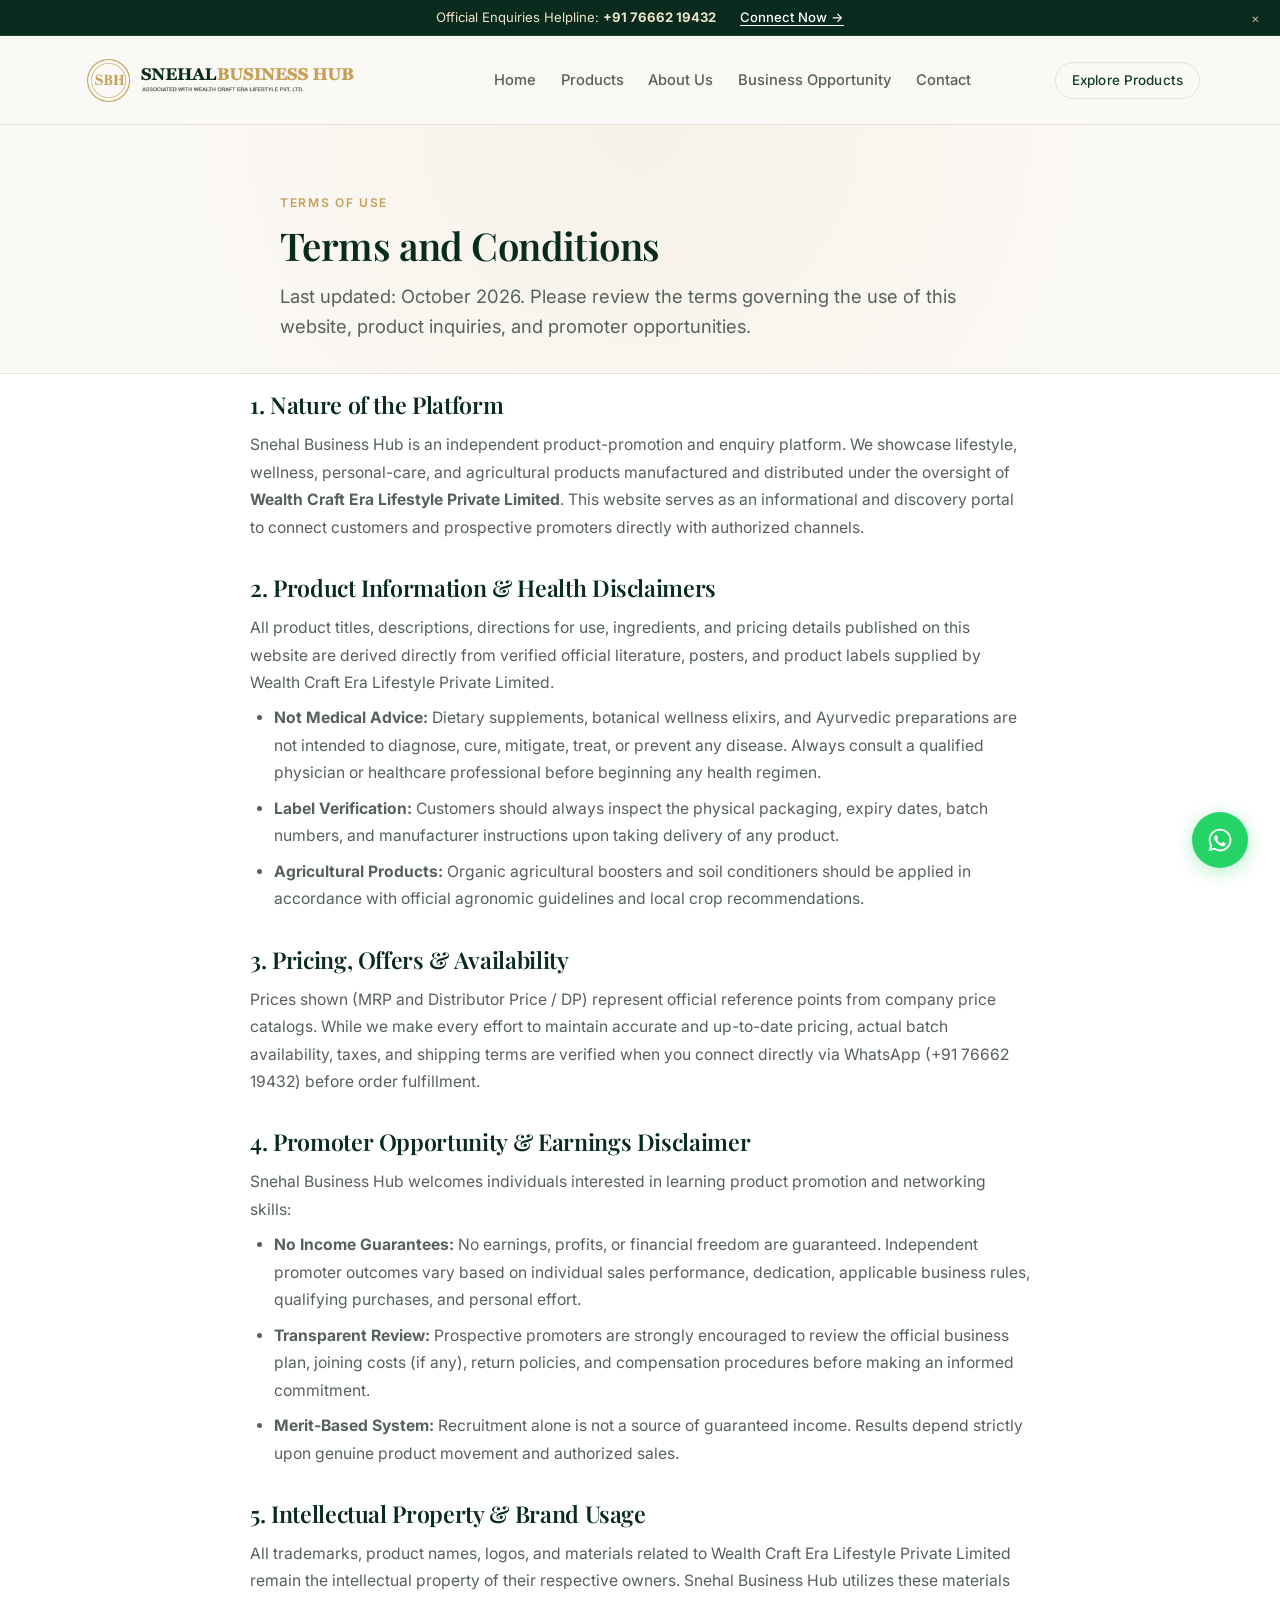
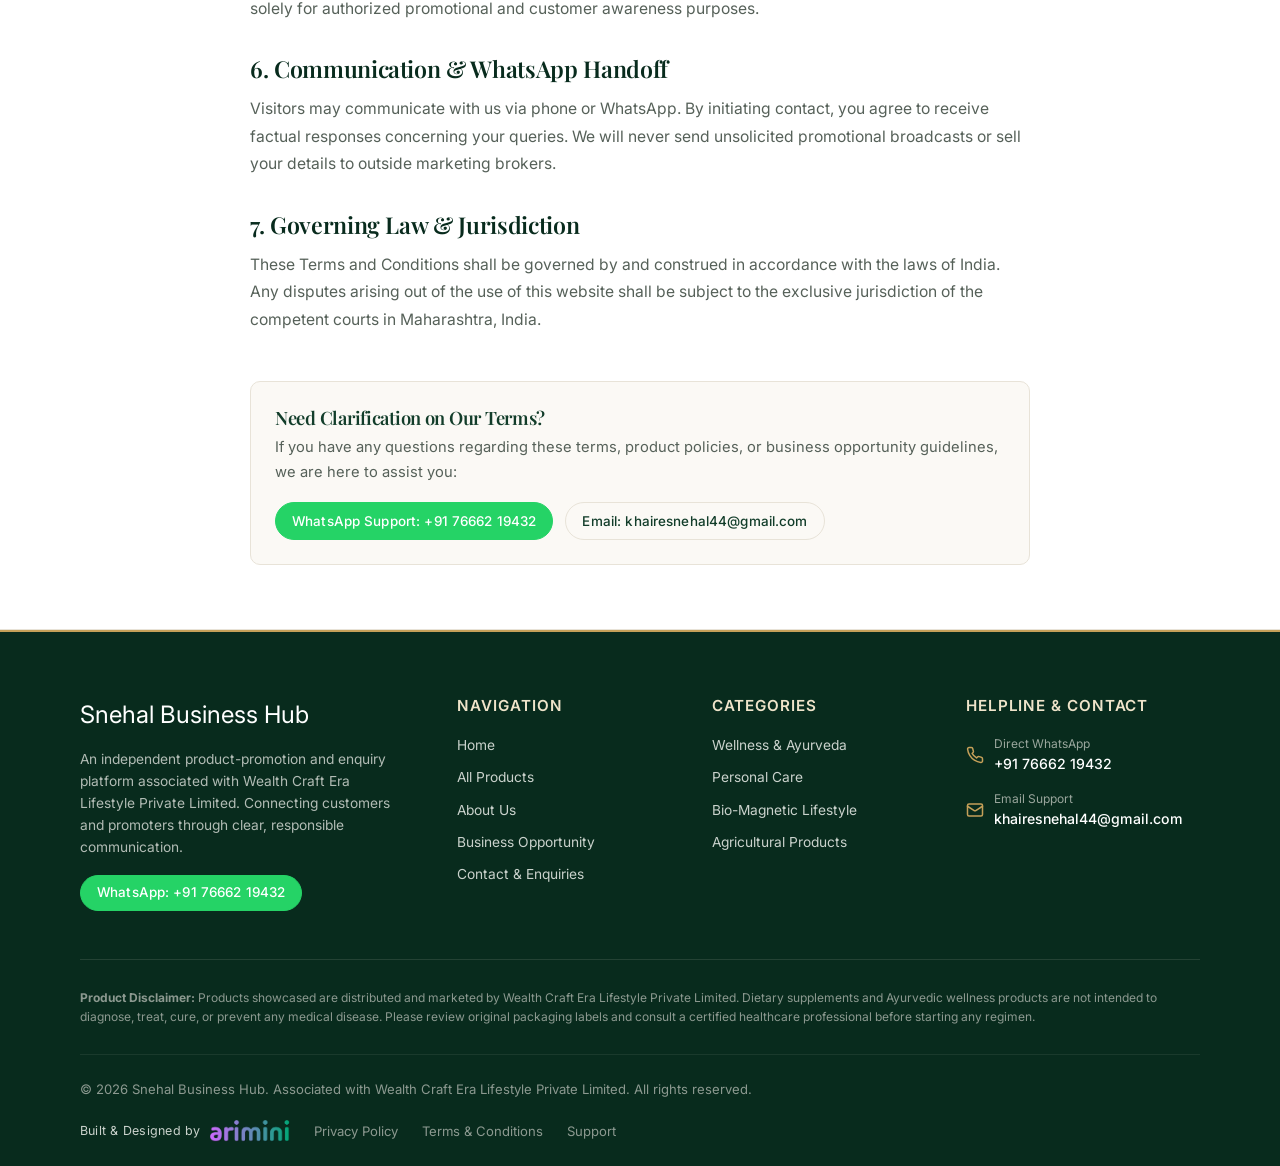
<file: terms-and-conditions.html>
<!DOCTYPE html>
<html lang="en">
<head>
  <meta charset="UTF-8" />
  <meta name="viewport" content="width=device-width, initial-scale=1.0" />
  <meta name="theme-color" content="#123D2A" />
  <title>Terms and Conditions — Snehal Business Hub</title>
  <meta name="description" content="Terms and Conditions of use for Snehal Business Hub, an independent product-promotion and enquiry platform associated with Wealth Craft Era Lifestyle Pvt. Ltd." />
  <link rel="canonical" href="https://snehalbusinesshub.example.com/terms-and-conditions.html" />

  <!-- Open Graph -->
  <meta property="og:type" content="website" />
  <meta property="og:title" content="Terms &amp; Conditions — Snehal Business Hub" />
  <meta property="og:description" content="Platform usage terms, official product information guidelines, and promoter opportunity notices." />
  <meta property="og:image" content="assets/images/logo.png" />

  <!-- Google Fonts -->
  <link rel="preconnect" href="https://fonts.googleapis.com" />
  <link rel="preconnect" href="https://fonts.gstatic.com" crossorigin />
  <link href="https://fonts.googleapis.com/css2?family=Inter:wght@400;500;600;700&family=Playfair+Display:ital,wght@0,600;0,700;1,500;1,600&display=swap" rel="stylesheet" />

  <!-- CSS Stylesheets -->
  <link rel="stylesheet" href="css/style.css" />
  <link rel="stylesheet" href="css/responsive.css" />
  <link rel="stylesheet" href="css/animations.css" />
</head>
<body>

  <!-- Dismissible Announcement Bar -->
  <aside class="announcement-bar" id="announcementBar" aria-label="Announcement">
    <div class="container">
      <span>Official Enquiries Helpline: <strong>+91 76662 19432</strong></span>
      <a href="contact.html" class="announcement-link">Connect Now &rarr;</a>
    </div>
    <button type="button" class="announcement-dismiss" id="dismissAnnouncement" aria-label="Dismiss announcement">&times;</button>
  </aside>

  <!-- Sticky Site Navigation -->
  <header class="site-header" role="banner">
    <div class="container nav-wrapper">
      <a href="index.html" class="brand-logo" aria-label="Snehal Business Hub Homepage">
        <img src="assets/images/logo.png" alt="Snehal Business Hub" />
      </a>

      <!-- Desktop Nav -->
      <nav class="desktop-nav" role="navigation" aria-label="Primary Navigation">
        <a href="index.html" class="nav-link">Home</a>
        <a href="products.html" class="nav-link">Products</a>
        <a href="about.html" class="nav-link">About Us</a>
        <a href="business-opportunity.html" class="nav-link">Business Opportunity</a>
        <a href="contact.html" class="nav-link">Contact</a>
      </nav>

      <!-- Desktop CTA -->
      <div class="header-cta-group">
        <a href="products.html" class="btn btn-secondary btn-sm">Explore Products</a>
        <button type="button" class="menu-toggle" id="menuToggle" aria-label="Toggle navigation menu" aria-expanded="false">
          <span class="hamburger-line"></span>
          <span class="hamburger-line"></span>
          <span class="hamburger-line"></span>
        </button>
      </div>
    </div>
  </header>

  <!-- Mobile Drawer -->
  <div class="mobile-nav-drawer" id="mobileNavDrawer" role="dialog" aria-modal="true" aria-label="Mobile Navigation">
    <div class="mobile-nav-panel">
      <div class="mobile-nav-header">
        <span class="brand-text-name" style="font-size: 1.15rem;">Menu</span>
        <button type="button" id="closeMobileNav" style="font-size: 1.5rem; color: var(--color-forest);" aria-label="Close menu">&times;</button>
      </div>
      <nav class="mobile-nav-links">
        <a href="index.html" class="nav-link">Home</a>
        <a href="products.html" class="nav-link">Products Catalog</a>
        <a href="about.html" class="nav-link">About Us</a>
        <a href="business-opportunity.html" class="nav-link">Business Opportunity</a>
        <a href="contact.html" class="nav-link">Contact</a>
      </nav>
      <div class="mobile-nav-cta">
        <a href="https://wa.me/917666219432" target="_blank" rel="noopener noreferrer" class="btn btn-whatsapp">
          Chat on WhatsApp
        </a>
      </div>
    </div>
  </div>

  <main>
    <!-- Page Header -->
    <section class="section-padding" style="background: radial-gradient(circle at 50% 0%, rgba(197, 160, 89, 0.08) 0%, transparent 70%), var(--color-ivory); padding-bottom: 2rem;">
      <div class="container text-center" style="max-width: 800px;">
        <span class="eyebrow">TERMS OF USE</span>
        <h1 class="section-title">Terms and Conditions</h1>
        <p class="lead-text" style="margin-top: 0.75rem;">
          Last updated: October 2026. Please review the terms governing the use of this website, product inquiries, and promoter opportunities.
        </p>
      </div>
    </section>

    <!-- Terms Content -->
    <section class="section-padding" style="padding-top: 1rem; background-color: #FFFFFF; border-top: 1px solid var(--color-border); border-bottom: 1px solid var(--color-border);">
      <div class="container" style="max-width: 860px;">
        <div style="display: flex; flex-direction: column; gap: 2rem; color: var(--color-text-secondary); line-height: 1.75; font-size: 0.98rem;">

          <div>
            <h2 style="font-size: 1.45rem; color: var(--color-forest-deep); margin-bottom: 0.75rem;">1. Nature of the Platform</h2>
            <p>
              Snehal Business Hub is an independent product-promotion and enquiry platform. We showcase lifestyle, wellness, personal-care, and agricultural products manufactured and distributed under the oversight of <strong>Wealth Craft Era Lifestyle Private Limited</strong>. This website serves as an informational and discovery portal to connect customers and prospective promoters directly with authorized channels.
            </p>
          </div>

          <div>
            <h2 style="font-size: 1.45rem; color: var(--color-forest-deep); margin-bottom: 0.75rem;">2. Product Information &amp; Health Disclaimers</h2>
            <p>
              All product titles, descriptions, directions for use, ingredients, and pricing details published on this website are derived directly from verified official literature, posters, and product labels supplied by Wealth Craft Era Lifestyle Private Limited.
            </p>
            <ul style="list-style: disc; margin-left: 1.5rem; margin-top: 0.5rem; display: flex; flex-direction: column; gap: 0.5rem;">
              <li><strong>Not Medical Advice:</strong> Dietary supplements, botanical wellness elixirs, and Ayurvedic preparations are not intended to diagnose, cure, mitigate, treat, or prevent any disease. Always consult a qualified physician or healthcare professional before beginning any health regimen.</li>
              <li><strong>Label Verification:</strong> Customers should always inspect the physical packaging, expiry dates, batch numbers, and manufacturer instructions upon taking delivery of any product.</li>
              <li><strong>Agricultural Products:</strong> Organic agricultural boosters and soil conditioners should be applied in accordance with official agronomic guidelines and local crop recommendations.</li>
            </ul>
          </div>

          <div>
            <h2 style="font-size: 1.45rem; color: var(--color-forest-deep); margin-bottom: 0.75rem;">3. Pricing, Offers &amp; Availability</h2>
            <p>
              Prices shown (MRP and Distributor Price / DP) represent official reference points from company price catalogs. While we make every effort to maintain accurate and up-to-date pricing, actual batch availability, taxes, and shipping terms are verified when you connect directly via WhatsApp (+91 76662 19432) before order fulfillment.
            </p>
          </div>

          <div>
            <h2 style="font-size: 1.45rem; color: var(--color-forest-deep); margin-bottom: 0.75rem;">4. Promoter Opportunity &amp; Earnings Disclaimer</h2>
            <p>
              Snehal Business Hub welcomes individuals interested in learning product promotion and networking skills:
            </p>
            <ul style="list-style: disc; margin-left: 1.5rem; margin-top: 0.5rem; display: flex; flex-direction: column; gap: 0.5rem;">
              <li><strong>No Income Guarantees:</strong> No earnings, profits, or financial freedom are guaranteed. Independent promoter outcomes vary based on individual sales performance, dedication, applicable business rules, qualifying purchases, and personal effort.</li>
              <li><strong>Transparent Review:</strong> Prospective promoters are strongly encouraged to review the official business plan, joining costs (if any), return policies, and compensation procedures before making an informed commitment.</li>
              <li><strong>Merit-Based System:</strong> Recruitment alone is not a source of guaranteed income. Results depend strictly upon genuine product movement and authorized sales.</li>
            </ul>
          </div>

          <div>
            <h2 style="font-size: 1.45rem; color: var(--color-forest-deep); margin-bottom: 0.75rem;">5. Intellectual Property &amp; Brand Usage</h2>
            <p>
              All trademarks, product names, logos, and materials related to Wealth Craft Era Lifestyle Private Limited remain the intellectual property of their respective owners. Snehal Business Hub utilizes these materials solely for authorized promotional and customer awareness purposes.
            </p>
          </div>

          <div>
            <h2 style="font-size: 1.45rem; color: var(--color-forest-deep); margin-bottom: 0.75rem;">6. Communication &amp; WhatsApp Handoff</h2>
            <p>
              Visitors may communicate with us via phone or WhatsApp. By initiating contact, you agree to receive factual responses concerning your queries. We will never send unsolicited promotional broadcasts or sell your details to outside marketing brokers.
            </p>
          </div>

          <div>
            <h2 style="font-size: 1.45rem; color: var(--color-forest-deep); margin-bottom: 0.75rem;">7. Governing Law &amp; Jurisdiction</h2>
            <p>
              These Terms and Conditions shall be governed by and construed in accordance with the laws of India. Any disputes arising out of the use of this website shall be subject to the exclusive jurisdiction of the competent courts in Maharashtra, India.
            </p>
          </div>

          <div style="background: var(--color-ivory); border: 1px solid var(--color-border); border-radius: var(--radius-md); padding: 1.5rem; margin-top: 1rem;">
            <h3 style="font-size: 1.15rem; color: var(--color-forest); margin-bottom: 0.35rem;">Need Clarification on Our Terms?</h3>
            <p style="font-size: 0.92rem; margin-bottom: 1rem;">
              If you have any questions regarding these terms, product policies, or business opportunity guidelines, we are here to assist you:
            </p>
            <div style="display: flex; gap: 0.75rem; flex-wrap: wrap;">
              <a href="https://wa.me/917666219432" target="_blank" rel="noopener noreferrer" class="btn btn-whatsapp btn-sm">
                WhatsApp Support: +91 76662 19432
              </a>
              <a href="mailto:khairesnehal44@gmail.com" class="btn btn-secondary btn-sm">
                Email: khairesnehal44@gmail.com
              </a>
            </div>
          </div>

        </div>
      </div>
    </section>
  </main>

  <!-- SITE FOOTER -->
  <footer class="site-footer" role="contentinfo">
    <div class="container">
      <div class="footer-top-grid">
        <div class="footer-brand">
          <div class="brand-text-name" style="color: #FFFFFF; font-size: 1.5rem;">Snehal Business Hub</div>
          <p>
            An independent product-promotion and enquiry platform associated with Wealth Craft Era Lifestyle Private Limited. Connecting customers and promoters through clear, responsible communication.
          </p>
          <div style="margin-top: 1rem;">
            <a href="https://wa.me/917666219432" target="_blank" rel="noopener noreferrer" class="btn btn-whatsapp btn-sm">
              WhatsApp: +91 76662 19432
            </a>
          </div>
        </div>

        <div class="footer-column">
          <h4>Navigation</h4>
          <div class="footer-links">
            <a href="index.html">Home</a>
            <a href="products.html">All Products</a>
            <a href="about.html">About Us</a>
            <a href="business-opportunity.html">Business Opportunity</a>
            <a href="contact.html">Contact &amp; Enquiries</a>
          </div>
        </div>

        <div class="footer-column">
          <h4>Categories</h4>
          <div class="footer-links">
            <a href="products.html?category=wellness">Wellness &amp; Ayurveda</a>
            <a href="products.html?category=personal-care">Personal Care</a>
            <a href="products.html?category=biomagnetic">Bio-Magnetic Lifestyle</a>
            <a href="products.html?category=agriculture">Agricultural Products</a>
          </div>
        </div>

        <div class="footer-column">
          <h4>Helpline &amp; Contact</h4>
          <div class="footer-contact-item">
            <svg width="18" height="18" viewBox="0 0 24 24" fill="none" stroke="var(--color-gold)" stroke-width="2" stroke-linecap="round" stroke-linejoin="round">
              <path d="M22 16.92v3a2 2 0 0 1-2.18 2 19.79 19.79 0 0 1-8.63-3.07 19.5 19.5 0 0 1-6-6 19.79 19.79 0 0 1-3.07-8.67A2 2 0 0 1 4.11 2h3a2 2 0 0 1 2 1.72 12.84 12.84 0 0 0 .7 2.81 2 2 0 0 1-.45 2.11L8.09 9.91a16 16 0 0 0 6 6l1.27-1.27a2 2 0 0 1 2.11-.45 12.84 12.84 0 0 0 2.81.7A2 2 0 0 1 22 16.92z"/>
            </svg>
            <div>
              <div style="font-size: 0.75rem; color: #9AA69D;">Direct WhatsApp</div>
              <a href="https://wa.me/917666219432" target="_blank" rel="noopener noreferrer">+91 76662 19432</a>
            </div>
          </div>
          <div class="footer-contact-item">
            <svg width="18" height="18" viewBox="0 0 24 24" fill="none" stroke="var(--color-gold)" stroke-width="2" stroke-linecap="round" stroke-linejoin="round">
              <rect width="20" height="16" x="2" y="4" rx="2"/>
              <path d="m22 7-8.97 5.7a1.94 1.94 0 0 1-2.06 0L2 7"/>
            </svg>
            <div>
              <div style="font-size: 0.75rem; color: #9AA69D;">Email Support</div>
              <a href="mailto:khairesnehal44@gmail.com" style="word-break: break-all;">khairesnehal44@gmail.com</a>
            </div>
          </div>
        </div>
      </div>

      <div class="footer-disclaimer-wrap">
        <p>
          <strong>Product Disclaimer:</strong> Products showcased are distributed and marketed by Wealth Craft Era Lifestyle Private Limited. Dietary supplements and Ayurvedic wellness products are not intended to diagnose, treat, cure, or prevent any medical disease. Please review original packaging labels and consult a certified healthcare professional before starting any regimen.
        </p>
      </div>

      <div class="footer-bottom">
        <div>&copy; <span id="currentYear"></span> Snehal Business Hub. Associated with Wealth Craft Era Lifestyle Private Limited. All rights reserved.</div>
        <div style="display: flex; align-items: center; gap: 1.5rem; flex-wrap: wrap;">
          <a href="https://www.arimini.in" target="_blank" rel="noopener noreferrer" class="footer-credit-arimini" title="Built & Designed by Arimini">
            <span class="credit-label">Built &amp; Designed by</span>
            <img src="assets/images/arimini.png" alt="Arimini" class="arimini-logo-img" onerror="this.onerror=null; this.src='https://www.arimini.in/arimini.png';" />
          </a>
          <a href="privacy-policy.html">Privacy Policy</a>
          <a href="terms-and-conditions.html">Terms &amp; Conditions</a>
          <a href="contact.html">Support</a>
        </div>
      </div>
    </div>
  </footer>

  <!-- Floating WhatsApp Quick Action Button -->
  <a href="https://wa.me/917666219432" target="_blank" rel="noopener noreferrer" class="floating-whatsapp-btn pulse-whatsapp" aria-label="Chat on WhatsApp">
    <span class="floating-whatsapp-tooltip">Chat with us on WhatsApp</span>
    <img src="assets/icons/whatsapp-official.svg" alt="WhatsApp" width="34" height="34" />
  </a>

  <!-- Back to Top Button -->
  <button type="button" class="back-to-top" id="backToTop" aria-label="Back to top">
    <svg width="20" height="20" viewBox="0 0 24 24" fill="none" stroke="currentColor" stroke-width="2" stroke-linecap="round" stroke-linejoin="round">
      <line x1="12" y1="19" x2="12" y2="5"></line>
      <polyline points="5 12 12 5 19 12"></polyline>
    </svg>
  </button>

  <!-- Scripts -->
  <script src="js/products.js"></script>
  <script src="js/main.js"></script>
</body>
</html>
</file>
<file: css/style.css>
/* ==========================================================================
   SNEHAL BUSINESS HUB — DESIGN SYSTEM
   Professional Human-Crafted Architecture: Editorial Typography, Restrained
   Palette, Polished Micro-Interactions, Balanced Spacing & Accessibility.
   ========================================================================== */

:root {
  /* Editorial Color Palette */
  --color-forest: #123D2A;
  --color-forest-deep: #082B1D;
  --color-emerald: #1D6543;
  --color-emerald-light: #2A8359;
  --color-emerald-subtle: #EBF4EE;
  
  --color-gold: #C5A059;
  --color-gold-hover: #AF8B44;
  --color-gold-soft: #EFE4CA;
  --color-gold-subtle: #FAF6ED;
  
  --color-ivory: #FBF9F5;
  --color-ivory-warm: #F4EFE6;
  --color-white: #FFFFFF;
  
  --color-text-primary: #1C2420;
  --color-text-secondary: #566159;
  --color-text-muted: #828E85;
  
  --color-border: #E8E3D8;
  --color-border-light: #F0ECE4;
  --color-surface-card: #FFFFFF;

  /* WhatsApp Brand Color */
  --color-whatsapp: #25D366;
  --color-whatsapp-dark: #128C7E;

  /* Typography Scales */
  --font-serif: 'Playfair Display', Georgia, 'Times New Roman', serif;
  --font-sans: 'Inter', -apple-system, BlinkMacSystemFont, 'Segoe UI', Roboto, sans-serif;

  /* Fluid Spacing Scale */
  --space-3xs: 0.25rem;
  --space-2xs: 0.5rem;
  --space-xs: 0.75rem;
  --space-sm: 1rem;
  --space-md: 1.5rem;
  --space-lg: 2rem;
  --space-xl: 3rem;
  --space-2xl: 4.5rem;
  --space-3xl: 6rem;

  /* Shadows: Tactile & Soft, avoiding harsh blur */
  --shadow-subtle: 0 1px 3px rgba(8, 43, 29, 0.04), 0 1px 2px rgba(8, 43, 29, 0.02);
  --shadow-card: 0 4px 16px rgba(8, 43, 29, 0.04), 0 1px 3px rgba(8, 43, 29, 0.02);
  --shadow-hover: 0 12px 28px rgba(8, 43, 29, 0.08), 0 2px 6px rgba(8, 43, 29, 0.03);
  --shadow-float: 0 16px 36px rgba(8, 43, 29, 0.12);

  /* Radius */
  --radius-xs: 3px;
  --radius-sm: 6px;
  --radius-md: 10px;
  --radius-lg: 14px;
  --radius-xl: 18px;
  --radius-full: 9999px;

  /* Transitions */
  --ease-natural: cubic-bezier(0.16, 1, 0.3, 1);
  --transition-fast: 0.18s var(--ease-natural);
  --transition-normal: 0.3s var(--ease-natural);
  --transition-smooth: 0.45s var(--ease-natural);

  /* Layout */
  --container-max: 1200px;
  --header-height: 88px;
}

/* ---------------- Reset & Base ---------------- */
*, *::before, *::after {
  box-sizing: border-box;
  margin: 0;
  padding: 0;
}

html {
  font-size: 16px;
  scroll-behavior: smooth;
  -webkit-font-smoothing: antialiased;
  -moz-osx-font-smoothing: grayscale;
  text-rendering: optimizeLegibility;
}

body {
  font-family: var(--font-sans);
  background-color: var(--color-ivory);
  color: var(--color-text-primary);
  line-height: 1.6;
  font-weight: 400;
  overflow-x: hidden;
  min-height: 100vh;
  display: flex;
  flex-direction: column;
}

main {
  flex: 1 0 auto;
}

img, picture, svg, video {
  display: block;
  max-width: 100%;
  height: auto;
}

input, button, textarea, select {
  font: inherit;
  color: inherit;
}

button {
  cursor: pointer;
  border: none;
  background: none;
}

a {
  color: inherit;
  text-decoration: none;
  transition: color var(--transition-fast);
}

ul, ol {
  list-style: none;
}

/* ---------------- Balanced Typography ---------------- */
h1, h2, h3, h4, h5, h6 {
  font-family: var(--font-serif);
  color: var(--color-forest-deep);
  line-height: 1.25;
  font-weight: 600;
  letter-spacing: -0.015em;
}

.hero-title {
  font-size: clamp(2.1rem, 4.2vw + 0.5rem, 3.4rem);
  line-height: 1.18;
  letter-spacing: -0.02em;
}

.section-title {
  font-size: clamp(1.75rem, 2.8vw + 0.5rem, 2.4rem);
  line-height: 1.25;
}

.card-title {
  font-size: 1.2rem;
  line-height: 1.35;
}

.lead-text {
  font-size: clamp(1rem, 1.1vw + 0.4rem, 1.15rem);
  color: var(--color-text-secondary);
  line-height: 1.65;
}

.eyebrow {
  display: inline-block;
  font-family: var(--font-sans);
  font-size: 0.75rem;
  font-weight: 600;
  letter-spacing: 0.14em;
  text-transform: uppercase;
  color: var(--color-gold);
  margin-bottom: var(--space-2xs);
}

.eyebrow-emerald {
  color: var(--color-emerald);
}

/* ---------------- Layout & Spacing ---------------- */
.container {
  width: 100%;
  max-width: var(--container-max);
  margin-left: auto;
  margin-right: auto;
  padding-left: clamp(1.25rem, 4vw, 2.5rem);
  padding-right: clamp(1.25rem, 4vw, 2.5rem);
}

.section-padding {
  padding-top: clamp(3rem, 5vw, 5rem);
  padding-bottom: clamp(3rem, 5vw, 5rem);
}

.section-header {
  text-align: center;
  max-width: 680px;
  margin: 0 auto clamp(2rem, 3.5vw, 3.5rem);
}

.section-header.text-left {
  text-align: left;
  margin-left: 0;
}

/* ---------------- Announcement Bar ---------------- */
.announcement-bar {
  background-color: var(--color-forest-deep);
  color: var(--color-gold-soft);
  font-size: 0.82rem;
  padding: 0.45rem 1rem;
  position: relative;
  z-index: 101;
  border-bottom: 1px solid rgba(197, 160, 89, 0.15);
}

.announcement-bar .container {
  display: flex;
  align-items: center;
  justify-content: center;
  gap: 1.5rem;
  text-align: center;
}

.announcement-link {
  color: #FFFFFF;
  text-decoration: underline;
  text-underline-offset: 3px;
  font-weight: 500;
}

.announcement-dismiss {
  position: absolute;
  right: 1rem;
  top: 50%;
  transform: translateY(-50%);
  color: var(--color-gold-soft);
  opacity: 0.7;
  padding: 4px;
  display: flex;
  align-items: center;
  justify-content: center;
  transition: opacity var(--transition-fast);
}

.announcement-dismiss:hover {
  opacity: 1;
}

/* ---------------- Navigation Bar ---------------- */
.site-header {
  position: sticky;
  top: 0;
  width: 100%;
  background: rgba(251, 249, 245, 0.95);
  backdrop-filter: blur(12px);
  -webkit-backdrop-filter: blur(12px);
  z-index: 100;
  border-bottom: 1px solid var(--color-border);
  transition: background-color var(--transition-normal), box-shadow var(--transition-normal);
}

.site-header.scrolled {
  background: rgba(255, 255, 255, 0.98);
  box-shadow: var(--shadow-subtle);
}

.nav-wrapper {
  display: flex;
  align-items: center;
  justify-content: space-between;
  height: var(--header-height);
}

.brand-logo {
  display: flex;
  align-items: center;
}

.brand-logo img {
  height: 64px;
  max-width: 330px;
  width: auto;
  object-fit: contain;
  transition: transform var(--transition-fast);
}

.brand-logo:hover img {
  transform: scale(1.02);
}

.desktop-nav {
  display: flex;
  align-items: center;
  gap: 1.85rem;
}

.nav-link {
  font-size: 0.92rem;
  font-weight: 500;
  color: var(--color-text-secondary);
  padding: 0.5rem 0.1rem;
  position: relative;
  transition: color var(--transition-fast);
}

.nav-link::after {
  content: '';
  position: absolute;
  bottom: 0;
  left: 0;
  width: 0;
  height: 2px;
  background-color: var(--color-gold);
  transition: width var(--transition-normal);
}

.nav-link:hover,
.nav-link.active {
  color: var(--color-forest-deep);
}

.nav-link:hover::after,
.nav-link.active::after {
  width: 100%;
}

.header-cta-group {
  display: flex;
  align-items: center;
  gap: 1rem;
}

/* ---------------- Mobile Navigation Drawer ---------------- */
.menu-toggle {
  display: none;
  flex-direction: column;
  justify-content: center;
  align-items: center;
  width: 42px;
  height: 42px;
  border-radius: var(--radius-sm);
  color: var(--color-forest-deep);
}

.hamburger-line {
  width: 22px;
  height: 2px;
  background-color: var(--color-forest-deep);
  transition: transform var(--transition-fast), opacity var(--transition-fast);
  margin: 3px 0;
}

.menu-toggle.active .hamburger-line:nth-child(1) {
  transform: translateY(8px) rotate(45deg);
}
.menu-toggle.active .hamburger-line:nth-child(2) {
  opacity: 0;
}
.menu-toggle.active .hamburger-line:nth-child(3) {
  transform: translateY(-8px) rotate(-45deg);
}

.mobile-nav-drawer {
  display: none;
  position: fixed;
  top: 0;
  left: 0;
  width: 100%;
  height: 100vh;
  background: rgba(8, 43, 29, 0.5);
  z-index: 999;
  opacity: 0;
  pointer-events: none;
  transition: opacity var(--transition-normal);
}

.mobile-nav-drawer.open {
  opacity: 1;
  pointer-events: auto;
}

.mobile-nav-panel {
  position: absolute;
  top: 0;
  right: 0;
  width: min(82vw, 340px);
  height: 100%;
  background: var(--color-ivory);
  padding: 2rem 1.5rem;
  display: flex;
  flex-direction: column;
  transform: translateX(100%);
  transition: transform var(--transition-smooth);
  box-shadow: -4px 0 24px rgba(0, 0, 0, 0.12);
  overflow-y: auto;
}

.mobile-nav-drawer.open .mobile-nav-panel {
  transform: translateX(0);
}

.mobile-nav-header {
  display: flex;
  justify-content: space-between;
  align-items: center;
  margin-bottom: 2rem;
  padding-bottom: 1rem;
  border-bottom: 1px solid var(--color-border);
}

.mobile-nav-links {
  display: flex;
  flex-direction: column;
  gap: 1rem;
}

.mobile-nav-links .nav-link {
  font-size: 1.15rem;
  font-family: var(--font-serif);
  padding: 0.5rem 0;
  border-bottom: 1px solid var(--color-border-light);
}

.mobile-nav-cta {
  margin-top: auto;
  padding-top: 2rem;
  display: flex;
  flex-direction: column;
  gap: 0.75rem;
}

/* ---------------- Editorial Button System ---------------- */
.btn {
  display: inline-flex;
  align-items: center;
  justify-content: center;
  gap: 0.5rem;
  padding: 0.65rem 1.5rem;
  font-size: 0.92rem;
  font-weight: 500;
  border-radius: var(--radius-full);
  letter-spacing: 0.01em;
  transition: all var(--transition-fast);
  white-space: nowrap;
  text-align: center;
}

.btn-primary {
  background-color: var(--color-forest);
  color: var(--color-white);
  border: 1px solid var(--color-forest);
}

.btn-primary:hover {
  background-color: var(--color-forest-deep);
  color: var(--color-white);
  transform: translateY(-1px);
  box-shadow: 0 4px 12px rgba(18, 61, 42, 0.18);
}

.btn-secondary {
  background-color: transparent;
  color: var(--color-forest);
  border: 1.25px solid var(--color-border);
}

.btn-secondary:hover {
  border-color: var(--color-forest);
  background-color: #FFFFFF;
  color: var(--color-forest-deep);
  transform: translateY(-1px);
}

.btn-gold {
  background-color: var(--color-gold);
  color: #FFFFFF;
  border: 1px solid var(--color-gold);
}

.btn-gold:hover {
  background-color: var(--color-gold-hover);
  color: #FFFFFF;
  transform: translateY(-1px);
  box-shadow: 0 4px 12px rgba(197, 160, 89, 0.25);
}

.btn-whatsapp {
  background-color: #25D366;
  color: #FFFFFF;
  border: 1px solid #25D366;
}

.btn-whatsapp:hover {
  background-color: #1EBE5D;
  color: #FFFFFF;
  transform: translateY(-1px);
  box-shadow: 0 4px 14px rgba(37, 211, 102, 0.28);
}

.btn-sm {
  padding: 0.4rem 1rem;
  font-size: 0.84rem;
}

.btn-lg {
  padding: 0.85rem 2rem;
  font-size: 1rem;
}

/* ---------------- Hero Section: Split Layout ---------------- */
.hero-section {
  position: relative;
  background-color: var(--color-ivory);
  padding: clamp(2.5rem, 5vw, 5rem) 0 clamp(3.5rem, 6vw, 6rem);
  border-bottom: 1px solid var(--color-border);
}

.hero-grid {
  display: grid;
  grid-template-columns: 1.15fr 0.85fr;
  align-items: center;
  gap: clamp(2rem, 4vw, 4.5rem);
}

.hero-content {
  display: flex;
  flex-direction: column;
  gap: 1.25rem;
}

.hero-tagline {
  font-family: var(--font-serif);
  font-size: 1.15rem;
  color: var(--color-gold);
  font-style: italic;
  font-weight: 500;
}

.hero-actions {
  display: flex;
  flex-wrap: wrap;
  gap: 0.85rem;
  margin-top: 0.5rem;
}

.hero-stats-strip {
  display: grid;
  grid-template-columns: repeat(3, 1fr);
  gap: 1.25rem;
  padding-top: 1.5rem;
  border-top: 1px solid var(--color-border);
  margin-top: 1rem;
}

.stat-item h4 {
  font-size: 1.25rem;
  color: var(--color-forest);
  margin-bottom: 0.15rem;
  font-family: var(--font-serif);
}

.stat-item p {
  font-size: 0.82rem;
  color: var(--color-text-secondary);
}

.hero-visual {
  position: relative;
}

.hero-visual-card {
  position: relative;
  background: #FFFFFF;
  border: 1px solid var(--color-border);
  border-radius: var(--radius-lg);
  padding: 0.85rem;
  box-shadow: var(--shadow-card);
}

.hero-visual-card img {
  width: 100%;
  height: 440px;
  object-fit: cover;
  border-radius: var(--radius-md);
  transition: transform var(--transition-smooth);
}

.hero-visual-card:hover img {
  transform: scale(1.015);
}

.hero-badge-floating {
  position: absolute;
  bottom: 1.75rem;
  left: 1.75rem;
  right: 1.75rem;
  background: rgba(8, 43, 29, 0.92);
  backdrop-filter: blur(8px);
  -webkit-backdrop-filter: blur(8px);
  color: #FFFFFF;
  padding: 0.85rem 1.25rem;
  border-radius: var(--radius-md);
  border: 1px solid rgba(197, 160, 89, 0.3);
}

.hero-badge-floating .badge-title {
  font-size: 0.88rem;
  font-weight: 600;
  color: var(--color-gold-soft);
  margin-bottom: 0.2rem;
}

.hero-badge-floating .badge-sub {
  font-size: 0.78rem;
  color: #E2DDD5;
  line-height: 1.4;
}

/* ---------------- Category Cards ---------------- */
.category-grid {
  display: grid;
  grid-template-columns: repeat(auto-fit, minmax(250px, 1fr));
  gap: 1.5rem;
}

.category-card {
  background: #FFFFFF;
  border: 1px solid var(--color-border);
  border-radius: var(--radius-md);
  padding: 1.75rem 1.5rem;
  transition: all var(--transition-normal);
  display: flex;
  flex-direction: column;
}

.category-card:hover {
  transform: translateY(-3px);
  border-color: var(--color-gold);
  box-shadow: var(--shadow-card);
}

.category-icon {
  width: 48px;
  height: 48px;
  border-radius: var(--radius-sm);
  background: var(--color-gold-subtle);
  color: var(--color-forest);
  display: flex;
  align-items: center;
  justify-content: center;
  margin-bottom: 1.25rem;
  transition: background var(--transition-fast), color var(--transition-fast);
}

.category-card:hover .category-icon {
  background: var(--color-forest);
  color: var(--color-gold-soft);
}

.category-card h3 {
  font-size: 1.25rem;
  margin-bottom: 0.4rem;
}

.category-card p {
  font-size: 0.88rem;
  color: var(--color-text-secondary);
  margin-bottom: 1.25rem;
  flex-grow: 1;
}

.category-link {
  font-size: 0.86rem;
  font-weight: 600;
  color: var(--color-forest);
  display: inline-flex;
  align-items: center;
  gap: 0.35rem;
}

.category-link:hover {
  color: var(--color-gold-hover);
}

/* ---------------- Product Cards & Grid ---------------- */
.product-grid {
  display: grid;
  grid-template-columns: repeat(auto-fill, minmax(270px, 1fr));
  gap: 1.75rem;
}

.product-card {
  background: #FFFFFF;
  border: 1px solid var(--color-border);
  border-radius: var(--radius-md);
  overflow: hidden;
  display: flex;
  flex-direction: column;
  transition: all var(--transition-normal);
  box-shadow: var(--shadow-subtle);
}

.product-card:hover {
  transform: translateY(-3px);
  box-shadow: var(--shadow-hover);
  border-color: rgba(197, 160, 89, 0.4);
}

.product-card-media {
  position: relative;
  width: 100%;
  padding-top: 100%;
  background: var(--color-ivory-warm);
  overflow: hidden;
}

.product-card-media img {
  position: absolute;
  top: 0;
  left: 0;
  width: 100%;
  height: 100%;
  object-fit: cover;
  transition: transform var(--transition-smooth);
}

.product-card:hover .product-card-media img {
  transform: scale(1.03);
}

.product-badge-category {
  position: absolute;
  top: 0.85rem;
  left: 0.85rem;
  background: rgba(8, 43, 29, 0.88);
  backdrop-filter: blur(4px);
  color: #FFFFFF;
  font-size: 0.68rem;
  font-weight: 600;
  padding: 0.25rem 0.65rem;
  border-radius: var(--radius-full);
  letter-spacing: 0.04em;
  text-transform: uppercase;
}

.product-card-body {
  padding: 1.35rem;
  display: flex;
  flex-direction: column;
  flex-grow: 1;
}

.product-title {
  font-family: var(--font-serif);
  font-size: 1.15rem;
  line-height: 1.35;
  color: var(--color-forest-deep);
  margin-bottom: 0.45rem;
}

.product-title a:hover {
  color: var(--color-gold-hover);
}

.product-desc-short {
  font-size: 0.85rem;
  color: var(--color-text-secondary);
  line-height: 1.55;
  margin-bottom: 1rem;
  display: -webkit-box;
  -webkit-line-clamp: 2;
  -webkit-box-orient: vertical;
  overflow: hidden;
  flex-grow: 1;
}

.product-pricing-strip {
  display: flex;
  align-items: baseline;
  gap: 0.75rem;
  padding-top: 0.75rem;
  margin-bottom: 1.15rem;
  border-top: 1px solid var(--color-border-light);
}

.price-dp {
  font-size: 1.25rem;
  font-weight: 600;
  color: var(--color-forest);
}

.price-mrp {
  font-size: 0.85rem;
  color: var(--color-text-muted);
  text-decoration: line-through;
}

.price-label {
  font-size: 0.72rem;
  color: var(--color-text-secondary);
  text-transform: uppercase;
  letter-spacing: 0.04em;
}

.product-card-actions {
  display: grid;
  grid-template-columns: 1fr 1fr;
  gap: 0.5rem;
}

/* ---------------- Benefits & Why Connect ---------------- */
.benefits-grid {
  display: grid;
  grid-template-columns: repeat(auto-fit, minmax(240px, 1fr));
  gap: 1.5rem;
}

.benefit-card {
  background: #FFFFFF;
  border: 1px solid var(--color-border);
  border-radius: var(--radius-md);
  padding: 1.85rem 1.5rem;
  transition: all var(--transition-normal);
  text-align: left;
}

.benefit-card:hover {
  border-color: var(--color-gold);
  transform: translateY(-2px);
  box-shadow: var(--shadow-card);
}

.benefit-number {
  font-family: var(--font-serif);
  font-size: 2rem;
  font-weight: 600;
  color: var(--color-gold);
  opacity: 0.75;
  line-height: 1;
  margin-bottom: 0.85rem;
}

.benefit-card h3 {
  font-size: 1.15rem;
  margin-bottom: 0.5rem;
  color: var(--color-forest);
}

.benefit-card p {
  font-size: 0.88rem;
  color: var(--color-text-secondary);
  line-height: 1.6;
}

/* ---------------- 4-Step Process ---------------- */
.steps-container {
  display: grid;
  grid-template-columns: repeat(4, 1fr);
  gap: 1.25rem;
}

.step-card {
  background: #FFFFFF;
  border: 1px solid var(--color-border);
  border-radius: var(--radius-md);
  padding: 1.75rem 1.25rem;
  text-align: center;
  display: flex;
  flex-direction: column;
  align-items: center;
}

.step-icon-wrap {
  width: 52px;
  height: 52px;
  border-radius: 50%;
  background: var(--color-forest);
  color: var(--color-gold-soft);
  display: flex;
  align-items: center;
  justify-content: center;
  margin-bottom: 1.15rem;
  border: 1.5px solid var(--color-gold);
}

.step-card h4 {
  font-size: 1.1rem;
  margin-bottom: 0.35rem;
}

.step-card p {
  font-size: 0.84rem;
  color: var(--color-text-secondary);
}

/* ---------------- Opportunity Section ---------------- */
.opportunity-banner {
  background: var(--color-forest-deep);
  color: #FFFFFF;
  border-radius: var(--radius-lg);
  padding: clamp(2.25rem, 4vw, 3.75rem);
  position: relative;
  overflow: hidden;
  border: 1px solid rgba(197, 160, 89, 0.25);
}

.opportunity-grid {
  display: grid;
  grid-template-columns: 1.2fr 0.8fr;
  align-items: center;
  gap: 2.5rem;
  position: relative;
  z-index: 1;
}

.opportunity-banner h2 {
  color: #FFFFFF;
  margin-bottom: 0.85rem;
}

.opportunity-banner p {
  color: #D6DDD8;
  font-size: 0.98rem;
  line-height: 1.65;
  margin-bottom: 1.75rem;
}

.opportunity-disclaimer-box {
  background: rgba(0, 0, 0, 0.22);
  border-left: 3px solid var(--color-gold);
  padding: 0.85rem 1.15rem;
  border-radius: 0 var(--radius-sm) var(--radius-sm) 0;
  font-size: 0.82rem;
  color: #E2DDD5;
  margin-top: 1.25rem;
}

/* ---------------- Catalog Toolbar ---------------- */
.catalog-toolbar {
  background: #FFFFFF;
  border: 1px solid var(--color-border);
  border-radius: var(--radius-md);
  padding: 1.15rem 1.25rem;
  margin-bottom: 2rem;
  display: flex;
  flex-wrap: wrap;
  align-items: center;
  justify-content: space-between;
  gap: 1rem;
  box-shadow: var(--shadow-subtle);
}

.search-box-wrap {
  position: relative;
  flex: 1 1 260px;
}

.search-input {
  width: 100%;
  padding: 0.65rem 1rem 0.65rem 2.5rem;
  border: 1px solid var(--color-border);
  border-radius: var(--radius-full);
  background: var(--color-ivory);
  font-size: 0.9rem;
  outline: none;
  transition: all var(--transition-fast);
}

.search-input:focus {
  border-color: var(--color-forest);
  background: #FFFFFF;
  box-shadow: 0 0 0 2px rgba(18, 61, 42, 0.08);
}

.search-icon {
  position: absolute;
  left: 0.85rem;
  top: 50%;
  transform: translateY(-50%);
  color: var(--color-text-muted);
  pointer-events: none;
}

.category-pills {
  display: flex;
  flex-wrap: wrap;
  gap: 0.4rem;
}

.pill-btn {
  padding: 0.45rem 1rem;
  font-size: 0.82rem;
  font-weight: 500;
  border-radius: var(--radius-full);
  background: var(--color-ivory);
  border: 1px solid var(--color-border);
  color: var(--color-text-secondary);
  transition: all var(--transition-fast);
}

.pill-btn:hover {
  background: #FFFFFF;
  color: var(--color-forest);
  border-color: var(--color-gold);
}

.pill-btn.active {
  background: var(--color-forest);
  color: #FFFFFF;
  border-color: var(--color-forest);
}

.sort-select-wrap select {
  padding: 0.55rem 1.15rem;
  border-radius: var(--radius-full);
  border: 1px solid var(--color-border);
  background: var(--color-ivory);
  font-size: 0.85rem;
  color: var(--color-text-primary);
  outline: none;
  cursor: pointer;
}

.catalog-status-bar {
  display: flex;
  align-items: center;
  justify-content: space-between;
  margin-bottom: 1.25rem;
  font-size: 0.85rem;
  color: var(--color-text-secondary);
}

.empty-state {
  text-align: center;
  padding: 3.5rem 1.5rem;
  background: #FFFFFF;
  border-radius: var(--radius-md);
  border: 1px dashed var(--color-border);
}

.empty-state h3 {
  font-size: 1.35rem;
  margin-bottom: 0.4rem;
  color: var(--color-forest);
}

/* ---------------- Product Details Page ---------------- */
.breadcrumb-nav {
  padding: 1rem 0;
  font-size: 0.82rem;
  color: var(--color-text-secondary);
  display: flex;
  align-items: center;
  gap: 0.4rem;
}

.breadcrumb-nav a:hover {
  color: var(--color-forest);
  text-decoration: underline;
}

.details-grid {
  display: grid;
  grid-template-columns: 1fr 1.15fr;
  gap: clamp(1.75rem, 4vw, 3.5rem);
  background: #FFFFFF;
  border: 1px solid var(--color-border);
  border-radius: var(--radius-lg);
  padding: clamp(1.5rem, 3.5vw, 2.5rem);
  box-shadow: var(--shadow-card);
  margin-bottom: 3.5rem;
}

.details-gallery {
  position: relative;
}

.details-main-img-box {
  width: 100%;
  aspect-ratio: 1/1;
  background: var(--color-ivory-warm);
  border-radius: var(--radius-md);
  overflow: hidden;
  border: 1px solid var(--color-border);
  margin-bottom: 0.85rem;
}

.details-main-img-box img {
  width: 100%;
  height: 100%;
  object-fit: cover;
}

.details-thumbs-strip {
  display: flex;
  gap: 0.65rem;
  overflow-x: auto;
}

.thumb-item {
  width: 68px;
  height: 68px;
  border-radius: var(--radius-sm);
  border: 1.5px solid transparent;
  overflow: hidden;
  cursor: pointer;
  background: var(--color-ivory);
}

.thumb-item.active {
  border-color: var(--color-forest);
}

.thumb-item img {
  width: 100%;
  height: 100%;
  object-fit: cover;
}

.details-content {
  display: flex;
  flex-direction: column;
  gap: 1.15rem;
}

.details-specs-list {
  background: var(--color-ivory);
  border-radius: var(--radius-sm);
  padding: 1.15rem;
  border: 1px solid var(--color-border);
}

.details-specs-list li {
  font-size: 0.86rem;
  padding: 0.35rem 0;
  border-bottom: 1px solid var(--color-border-light);
  display: flex;
  align-items: center;
  gap: 0.5rem;
}

.details-specs-list li:last-child {
  border-bottom: none;
}

/* ---------------- Form Elements ---------------- */
.form-card {
  background: #FFFFFF;
  border: 1px solid var(--color-border);
  border-radius: var(--radius-lg);
  padding: clamp(1.5rem, 3.5vw, 2.5rem);
  box-shadow: var(--shadow-card);
}

.form-group {
  margin-bottom: 1.25rem;
}

.form-label {
  display: block;
  font-size: 0.86rem;
  font-weight: 600;
  color: var(--color-forest-deep);
  margin-bottom: 0.35rem;
}

.form-control {
  width: 100%;
  padding: 0.75rem 1rem;
  background: var(--color-ivory);
  border: 1px solid var(--color-border);
  border-radius: var(--radius-sm);
  font-size: 0.9rem;
  color: var(--color-text-primary);
  outline: none;
  transition: all var(--transition-fast);
}

.form-control:focus {
  background: #FFFFFF;
  border-color: var(--color-forest);
  box-shadow: 0 0 0 2px rgba(18, 61, 42, 0.08);
}

.form-control.is-invalid {
  border-color: #C62828;
  background-color: #FFFDFD;
}

.invalid-feedback {
  font-size: 0.78rem;
  color: #C62828;
  margin-top: 0.25rem;
  display: none;
}

.is-invalid + .invalid-feedback {
  display: block;
}

.form-help-notice {
  font-size: 0.78rem;
  color: var(--color-text-muted);
  margin-top: 0.75rem;
  line-height: 1.45;
}

/* ---------------- Footer ---------------- */
.site-footer {
  background-color: var(--color-forest-deep);
  color: #FFFFFF;
  padding-top: clamp(3rem, 5vw, 4.5rem);
  border-top: 2px solid var(--color-gold);
}

.footer-top-grid {
  display: grid;
  grid-template-columns: 1.35fr 0.85fr 0.85fr 0.95fr;
  gap: clamp(1.75rem, 3.5vw, 3rem);
  padding-bottom: 3rem;
  border-bottom: 1px solid rgba(232, 227, 216, 0.12);
}

.footer-brand p {
  color: #B2BCB5;
  font-size: 0.86rem;
  line-height: 1.6;
  margin-top: 0.85rem;
  max-width: 320px;
}

.footer-column h4 {
  color: var(--color-gold-soft);
  font-size: 0.95rem;
  margin-bottom: 1.15rem;
  font-family: var(--font-sans);
  font-weight: 600;
  letter-spacing: 0.06em;
  text-transform: uppercase;
}

.footer-links {
  display: flex;
  flex-direction: column;
  gap: 0.65rem;
}

.footer-links a {
  color: #CAD2CC;
  font-size: 0.86rem;
  transition: color var(--transition-fast);
}

.footer-links a:hover {
  color: var(--color-gold-soft);
  padding-left: 2px;
}

.footer-contact-item {
  display: flex;
  align-items: center;
  gap: 0.65rem;
  margin-bottom: 0.85rem;
  color: #CAD2CC;
  font-size: 0.88rem;
}

.footer-contact-item a {
  color: #FFFFFF;
  font-weight: 500;
}

.footer-disclaimer-wrap {
  padding: 1.75rem 0;
  border-bottom: 1px solid rgba(232, 227, 216, 0.08);
  font-size: 0.75rem;
  color: #8C9990;
  line-height: 1.6;
}

.footer-bottom {
  padding: 1.5rem 0;
  display: flex;
  flex-wrap: wrap;
  align-items: center;
  justify-content: space-between;
  gap: 1.25rem;
  font-size: 0.82rem;
  color: #8C9990;
}

.footer-credit-arimini {
  display: inline-flex;
  align-items: center;
  gap: 0.55rem;
  font-size: 0.82rem;
  color: #CAD2CC;
  text-decoration: none;
  background: none;
  border: none;
  padding: 0;
  transition: all var(--transition-fast);
}

.footer-credit-arimini:hover {
  color: #FFFFFF;
  opacity: 0.9;
}

.footer-credit-arimini .credit-label {
  font-size: 0.78rem;
  letter-spacing: 0.02em;
  color: #CAD2CC;
}

.footer-credit-arimini .arimini-logo-img {
  height: 22px;
  width: auto;
  object-fit: contain;
  vertical-align: middle;
  border-radius: 2px;
}

/* ---------------- Floating WhatsApp Action ---------------- */
.floating-whatsapp-btn {
  position: fixed;
  bottom: 2rem;
  right: 2rem;
  width: 56px;
  height: 56px;
  background-color: var(--color-whatsapp);
  color: #FFFFFF;
  border-radius: 50%;
  display: flex;
  align-items: center;
  justify-content: center;
  box-shadow: 0 4px 18px rgba(37, 211, 102, 0.35);
  z-index: 99;
  transition: transform var(--transition-normal), box-shadow var(--transition-normal);
}

.floating-whatsapp-btn:hover {
  transform: scale(1.06) translateY(-2px);
  box-shadow: 0 8px 24px rgba(37, 211, 102, 0.45);
}

.floating-whatsapp-tooltip {
  position: absolute;
  right: 68px;
  background: var(--color-forest-deep);
  color: #FFFFFF;
  font-size: 0.76rem;
  font-weight: 500;
  white-space: nowrap;
  padding: 0.35rem 0.75rem;
  border-radius: var(--radius-sm);
  border: 1px solid rgba(197, 160, 89, 0.4);
  pointer-events: none;
  opacity: 0;
  transform: translateX(6px);
  transition: all var(--transition-fast);
}

.floating-whatsapp-btn:hover .floating-whatsapp-tooltip {
  opacity: 1;
  transform: translateX(0);
}

/* Back to Top */
.back-to-top {
  position: fixed;
  bottom: 2rem;
  left: 2rem;
  width: 40px;
  height: 40px;
  background: #FFFFFF;
  border: 1px solid var(--color-border);
  color: var(--color-forest);
  border-radius: 50%;
  display: flex;
  align-items: center;
  justify-content: center;
  box-shadow: var(--shadow-subtle);
  z-index: 98;
  opacity: 0;
  pointer-events: none;
  transition: all var(--transition-fast);
}

.back-to-top.visible {
  opacity: 1;
  pointer-events: auto;
}

.back-to-top:hover {
  background: var(--color-forest);
  color: #FFFFFF;
  transform: translateY(-2px);
}
</file>
<file: css/responsive.css>
/* ==========================================================================
   SNEHAL BUSINESS HUB — MULTI-DEVICE RESPONSIVE STYLES
   Comprehensive Breakpoints:
     - 4K / Ultra-wide Screens: >= 1440px
     - Laptops & Desktops: 1025px - 1439px
     - Tablets & iPads (Landscape & Portrait): 769px - 1024px
     - Large Handhelds & Phablets: 481px - 768px
     - Small & Medium Smartphones: 360px - 480px
     - Compact Devices: 320px - 359px
   Guarantees:
     - Zero horizontal overflow on any device width (320px to 4K)
     - Touch-friendly tap targets (minimum 44x44px for actionable items)
     - Fluid responsive typography with clamp and container bounds
     - Optimized layouts for foldables, high-DPI displays, and landscape mobile
   ========================================================================== */

/* --------------------------------------------------------------------------
   GLOBAL ACCESSIBILITY & FLUID CONTAINMENT
   -------------------------------------------------------------------------- */
html, body {
  width: 100%;
  max-width: 100%;
  overflow-x: hidden !important;
  position: relative;
}

/* Ensure images and media never breach viewport or container borders */
img, svg, picture, video, canvas, iframe {
  max-width: 100%;
  height: auto;
}

/* Form controls and inputs responsive sizing */
input, select, textarea, button {
  max-width: 100%;
}

/* --------------------------------------------------------------------------
   1. LARGE DESKTOPS & HIGH-RESOLUTION MONITORS (1440px and above)
   -------------------------------------------------------------------------- */
@media screen and (min-width: 1440px) {
  :root {
    --container-max: 1360px;
    --header-height: 94px;
  }

  .hero-grid {
    gap: 5.5rem;
  }

  .hero-visual-card img {
    height: 520px;
  }

  .section-padding {
    padding-top: 5.5rem;
    padding-bottom: 5.5rem;
  }

  .product-grid {
    grid-template-columns: repeat(4, 1fr);
    gap: 2rem;
  }
}

/* --------------------------------------------------------------------------
   2. DESKTOPS & STANDARD LAPTOPS (1025px to 1280px)
   -------------------------------------------------------------------------- */
@media screen and (max-width: 1280px) and (min-width: 1025px) {
  .hero-grid {
    gap: 3rem;
  }

  .desktop-nav {
    gap: 1.35rem;
  }

  .product-grid {
    grid-template-columns: repeat(3, 1fr);
    gap: 1.5rem;
  }
}

/* --------------------------------------------------------------------------
   3. TABLETS & SMALL LAPTOPS (Max 1024px)
   -------------------------------------------------------------------------- */
@media screen and (max-width: 1024px) {
  :root {
    --header-height: 82px;
  }

  .hero-grid {
    grid-template-columns: 1fr;
    gap: 2.75rem;
    text-align: left;
  }

  .hero-visual-card {
    max-width: 620px;
    margin: 0 auto;
    width: 100%;
  }

  .hero-visual-card img {
    height: 400px;
  }

  .hero-badge-floating {
    position: absolute;
    left: 1.25rem;
    right: 1.25rem;
    bottom: 1.25rem;
  }

  /* Catalog details split layout collapses to single column */
  .details-grid {
    grid-template-columns: 1fr;
    gap: 2.25rem;
    padding: 1.75rem;
  }

  .details-gallery {
    max-width: 580px;
    margin: 0 auto;
    width: 100%;
  }

  .opportunity-grid {
    grid-template-columns: 1fr;
    gap: 2.25rem;
  }

  .steps-container {
    grid-template-columns: repeat(2, 1fr);
    gap: 1.25rem;
  }

  .footer-top-grid {
    grid-template-columns: repeat(2, 1fr);
    gap: 2.5rem 1.5rem;
  }

  .brand-logo img {
    height: 58px;
    max-width: 290px;
  }

  .desktop-nav {
    gap: 1.15rem;
  }

  .desktop-nav .nav-link {
    font-size: 0.88rem;
  }
}

/* --------------------------------------------------------------------------
   4. TABLETS PORTRAIT & LARGE PHONES (Max 768px)
   -------------------------------------------------------------------------- */
@media screen and (max-width: 768px) {
  :root {
    --header-height: 74px;
  }

  /* Header & Navigation */
  .brand-logo img {
    height: 48px;
    max-width: 220px;
  }

  .desktop-nav {
    display: none !important;
  }

  /* Hide secondary desktop header CTA to preserve brand title space */
  .header-cta-group .btn-secondary,
  .header-cta-group .btn-primary {
    display: none;
  }

  .menu-toggle {
    display: flex;
    min-width: 44px;
    min-height: 44px;
  }

  .mobile-nav-drawer {
    display: block;
  }

  .announcement-bar {
    padding: 0.5rem 1rem;
  }

  .announcement-bar .container {
    font-size: 0.76rem;
    padding-right: 2.5rem;
    line-height: 1.4;
  }

  /* Hero Section */
  .hero-section {
    padding-top: 2rem;
    padding-bottom: 2.75rem;
  }

  .hero-actions {
    flex-direction: column;
    width: 100%;
    gap: 0.75rem;
  }

  .hero-actions .btn {
    width: 100%;
    min-height: 48px;
  }

  .hero-stats-strip {
    grid-template-columns: 1fr;
    gap: 1rem;
    text-align: left;
    padding-top: 1.25rem;
  }

  .stat-item {
    display: flex;
    align-items: baseline;
    gap: 0.75rem;
    border-bottom: 1px dashed var(--color-border-light);
    padding-bottom: 0.65rem;
  }

  .stat-item:last-child {
    border-bottom: none;
    padding-bottom: 0;
  }

  .stat-item h4 {
    min-width: 80px;
    margin-bottom: 0;
  }

  /* Catalog Toolbar */
  .catalog-toolbar {
    flex-direction: column;
    align-items: stretch;
    gap: 1rem;
    padding: 1rem;
  }

  .search-box-wrap {
    width: 100%;
  }

  .search-input {
    width: 100%;
    min-height: 46px;
    font-size: 0.95rem;
  }

  .category-pills {
    display: flex;
    overflow-x: auto;
    padding-bottom: 0.65rem;
    flex-wrap: nowrap;
    -webkit-overflow-scrolling: touch;
    gap: 0.5rem;
    scrollbar-width: thin;
    scrollbar-color: var(--color-gold) transparent;
  }

  .category-pills::-webkit-scrollbar {
    height: 4px;
  }

  .category-pills::-webkit-scrollbar-thumb {
    background: var(--color-gold);
    border-radius: 4px;
  }

  .pill-btn {
    white-space: nowrap;
    flex-shrink: 0;
    min-height: 38px;
    padding: 0.45rem 1rem;
    font-size: 0.85rem;
  }

  .sort-select-wrap {
    width: 100%;
  }

  .sort-select-wrap select {
    width: 100%;
    min-height: 44px;
  }

  /* Product Catalog Grid */
  .product-grid {
    grid-template-columns: repeat(2, 1fr);
    gap: 1.15rem;
  }

  .product-card-body {
    padding: 1.15rem 1rem;
  }

  .product-title {
    font-size: 1.05rem;
  }

  .product-card-actions {
    grid-template-columns: 1fr;
    gap: 0.5rem;
  }

  .product-card-actions .btn {
    width: 100%;
    min-height: 42px;
  }

  /* Category & Benefits Grids */
  .category-grid,
  .benefits-grid {
    grid-template-columns: repeat(auto-fit, minmax(220px, 1fr));
    gap: 1.25rem;
  }

  /* Steps Container */
  .steps-container {
    grid-template-columns: 1fr;
    gap: 1rem;
  }

  .step-card {
    display: flex;
    align-items: flex-start;
    text-align: left;
    gap: 1.15rem;
    padding: 1.25rem;
  }

  .step-icon-wrap {
    margin-bottom: 0;
    flex-shrink: 0;
  }

  /* Opportunity Banner */
  .opportunity-banner {
    padding: 2.25rem 1.5rem;
  }

  /* Footers */
  .footer-top-grid {
    grid-template-columns: 1fr;
    gap: 2.25rem;
  }

  .footer-bottom {
    flex-direction: column;
    text-align: center;
    gap: 1rem;
  }

  /* Floating Buttons */
  .floating-whatsapp-btn {
    bottom: 1.25rem;
    right: 1.25rem;
    width: 52px;
    height: 52px;
  }

  .floating-whatsapp-tooltip {
    display: none !important;
  }

  .back-to-top {
    bottom: 1.25rem;
    left: 1.25rem;
    width: 42px;
    height: 42px;
  }

  /* Forms */
  .form-card {
    padding: 1.5rem 1.25rem;
  }

  .form-control {
    font-size: 1rem; /* Prevents auto-zoom on iOS Safari */
    min-height: 46px;
  }
}

/* --------------------------------------------------------------------------
   5. SMARTPHONES & COMPACT HANDHELDS (Max 480px)
   -------------------------------------------------------------------------- */
@media screen and (max-width: 480px) {
  :root {
    --header-height: 68px;
  }

  .container {
    padding-left: 1rem;
    padding-right: 1rem;
  }

  .section-padding {
    padding-top: 2.5rem;
    padding-bottom: 2.5rem;
  }

  .brand-logo img {
    height: 42px;
    max-width: 190px;
  }

  /* Typography Scales for Mobile */
  .hero-title {
    font-size: 1.95rem !important;
    line-height: 1.22;
  }

  .hero-tagline {
    font-size: 1.05rem;
  }

  .lead-text {
    font-size: 0.95rem;
    line-height: 1.6;
  }

  .section-title {
    font-size: 1.6rem !important;
    line-height: 1.28;
  }

  .hero-visual-card {
    padding: 0.5rem;
  }

  .hero-visual-card img {
    height: 270px;
  }

  .hero-badge-floating {
    position: static;
    margin-top: 0.75rem;
    border-radius: var(--radius-sm);
    padding: 0.75rem;
  }

  /* Switch Product Grid to 1 Column for comfortable card reading on narrow devices */
  .product-grid {
    grid-template-columns: 1fr;
    gap: 1.25rem;
  }

  .category-grid,
  .benefits-grid {
    grid-template-columns: 1fr;
    gap: 1rem;
  }

  .category-card,
  .benefit-card {
    padding: 1.35rem 1.15rem;
  }

  .product-pricing-strip {
    flex-wrap: wrap;
    gap: 0.4rem;
  }

  .price-dp {
    font-size: 1.18rem;
  }

  /* Product Details Page on Mobile */
  .details-grid {
    padding: 1.25rem 1rem;
    border-radius: var(--radius-md);
  }

  .details-thumbs-strip {
    gap: 0.45rem;
  }

  .thumb-item {
    width: 54px;
    height: 54px;
  }

  .details-content h1 {
    font-size: 1.6rem !important;
  }

  .details-specs-list {
    padding: 0.85rem;
  }

  .details-specs-list li {
    font-size: 0.82rem;
    padding: 0.45rem 0;
  }

  /* Buttons on Mobile */
  .btn {
    padding: 0.65rem 1.25rem;
    font-size: 0.88rem;
  }

  .btn-lg {
    padding: 0.75rem 1.35rem;
    font-size: 0.92rem;
  }

  /* Mobile Nav Drawer panel width */
  .mobile-nav-panel {
    width: 88vw;
    padding: 1.5rem 1.15rem;
  }

  .mobile-nav-links .nav-link {
    font-size: 1.08rem;
    padding: 0.65rem 0;
  }

  /* Floating WhatsApp icon compact */
  .floating-whatsapp-btn {
    bottom: 1rem;
    right: 1rem;
    width: 48px;
    height: 48px;
  }

  .floating-whatsapp-btn svg {
    width: 24px;
    height: 24px;
  }

  .back-to-top {
    bottom: 1rem;
    left: 1rem;
    width: 38px;
    height: 38px;
  }
}

/* --------------------------------------------------------------------------
   6. EXTRA SMALL PHONES & NARROW DEVICES (320px to 359px)
   -------------------------------------------------------------------------- */
@media screen and (max-width: 359px) {
  .brand-logo img {
    height: 36px;
    max-width: 160px;
  }

  .hero-title {
    font-size: 1.75rem !important;
  }

  .section-title {
    font-size: 1.45rem !important;
  }

  .btn {
    padding: 0.6rem 1rem;
    font-size: 0.84rem;
  }

  .stat-item {
    flex-direction: column;
    gap: 0.2rem;
  }

  .stat-item h4 {
    min-width: unset;
  }

  .announcement-bar .container {
    font-size: 0.72rem;
  }
}

/* --------------------------------------------------------------------------
   7. MOBILE LANDSCAPE ORIENTATION SUPPORT (max-height: 500px)
   -------------------------------------------------------------------------- */
@media screen and (max-height: 500px) and (orientation: landscape) {
  :root {
    --header-height: 60px;
  }

  .hero-section {
    padding-top: 1.5rem;
    padding-bottom: 2rem;
  }

  .hero-visual-card img {
    height: 220px;
  }

  .mobile-nav-panel {
    overflow-y: auto;
    padding: 1rem;
  }

  .mobile-nav-links {
    gap: 0.5rem;
  }

  .mobile-nav-links .nav-link {
    padding: 0.35rem 0;
    font-size: 0.95rem;
  }

  .mobile-nav-cta {
    padding-top: 1rem;
    flex-direction: row;
  }

  .mobile-nav-cta .btn {
    flex: 1;
    font-size: 0.8rem;
    padding: 0.5rem 0.75rem;
  }
}
</file>
<file: css/animations.css>
/* ==========================================================================
   SNEHAL BUSINESS HUB — MICRO-ANIMATIONS & MOTION
   Restrained reveals, natural transitions, and prefers-reduced-motion
   ========================================================================== */

/* Fade-in & subtle translation */
@keyframes fadeInUpSubtle {
  from {
    opacity: 0;
    transform: translateY(14px);
  }
  to {
    opacity: 1;
    transform: translateY(0);
  }
}

@keyframes fadeIn {
  from { opacity: 0; }
  to { opacity: 1; }
}

@keyframes pulseGently {
  0%, 100% {
    transform: scale(1);
    box-shadow: 0 4px 18px rgba(37, 211, 102, 0.35);
  }
  50% {
    transform: scale(1.04);
    box-shadow: 0 8px 24px rgba(37, 211, 102, 0.5);
  }
}

.reveal-on-scroll {
  opacity: 0;
  transform: translateY(14px);
  transition: opacity 0.5s cubic-bezier(0.16, 1, 0.3, 1), transform 0.5s cubic-bezier(0.16, 1, 0.3, 1);
  will-change: opacity, transform;
}

.reveal-on-scroll.is-revealed {
  opacity: 1;
  transform: translateY(0);
}

.delay-1 { transition-delay: 0.08s; }
.delay-2 { transition-delay: 0.16s; }
.delay-3 { transition-delay: 0.24s; }
.delay-4 { transition-delay: 0.32s; }

.pulse-whatsapp {
  animation: pulseGently 4s infinite ease-in-out;
}

@media (prefers-reduced-motion: reduce) {
  *,
  *::before,
  *::after {
    animation-duration: 0.01ms !important;
    animation-iteration-count: 1 !important;
    transition-duration: 0.01ms !important;
    scroll-behavior: auto !important;
  }
  .reveal-on-scroll {
    opacity: 1 !important;
    transform: none !important;
  }
  .pulse-whatsapp {
    animation: none !important;
  }
}
</file>
